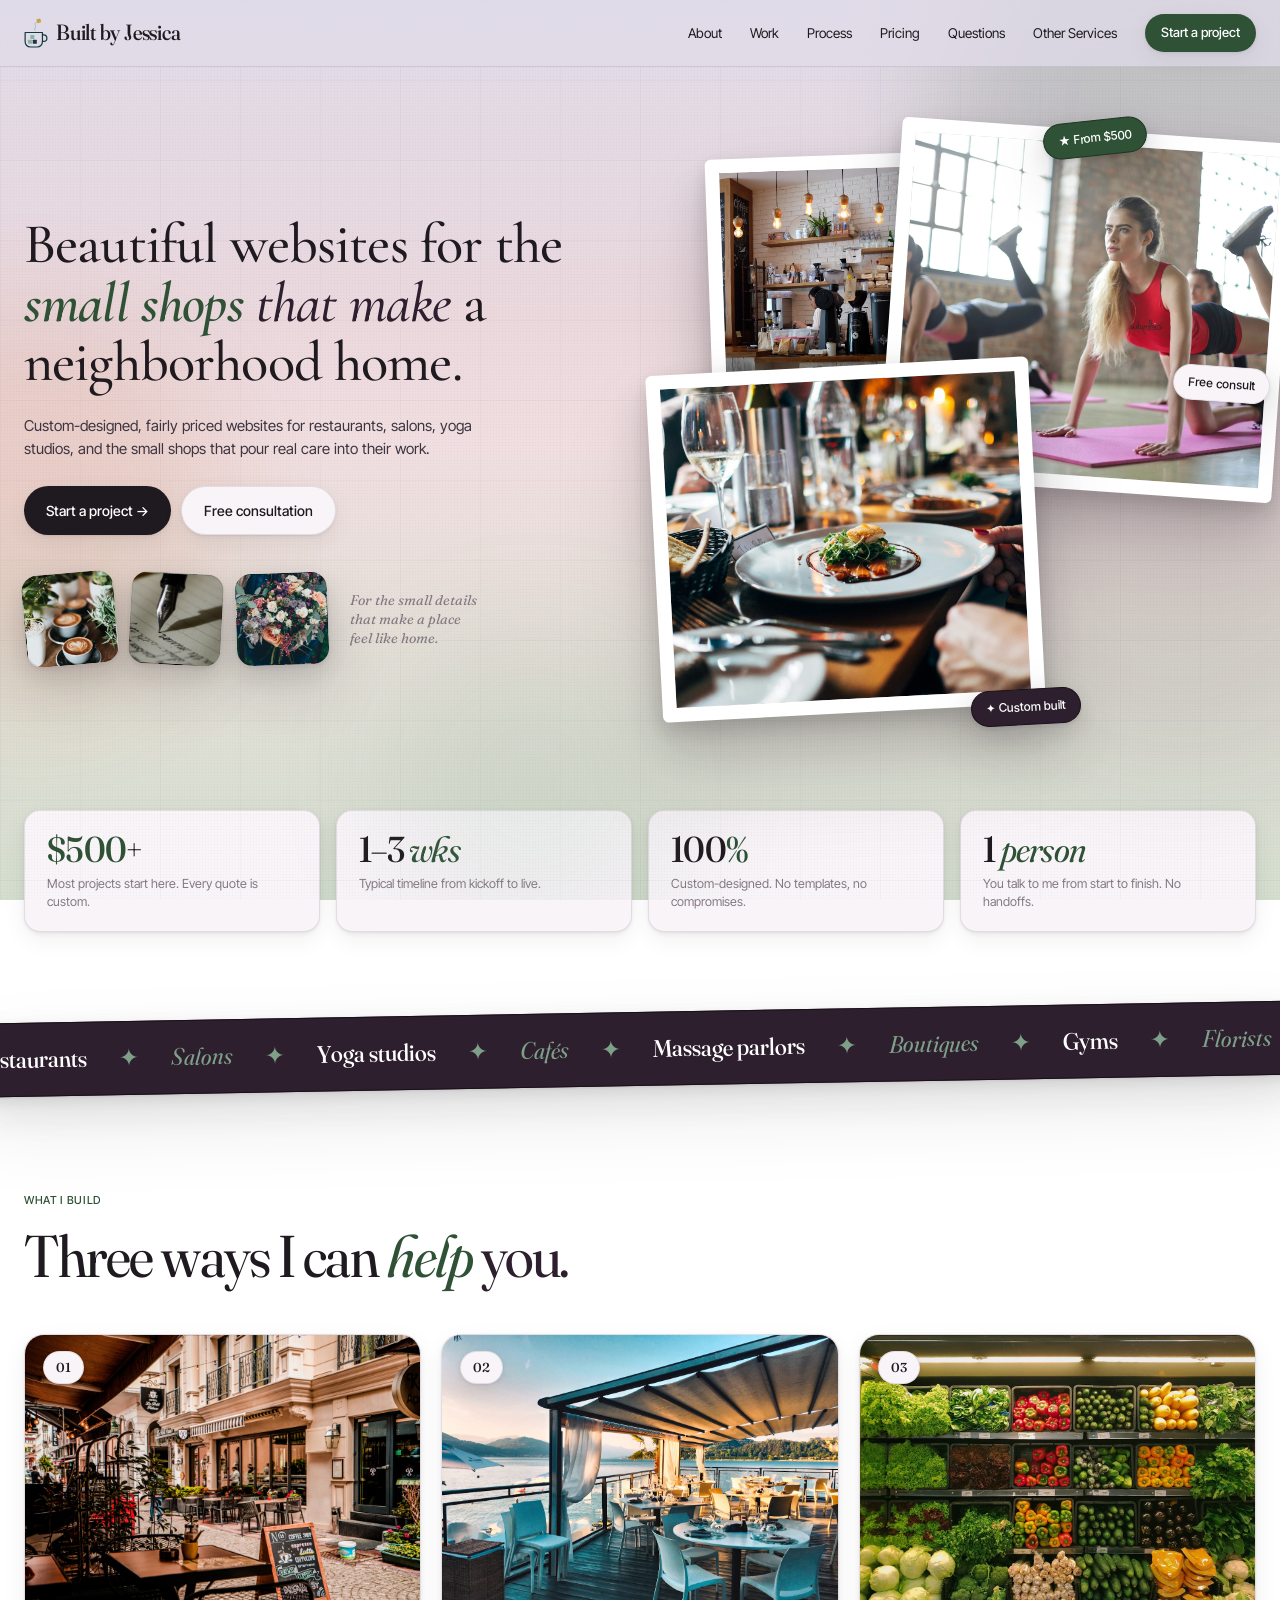
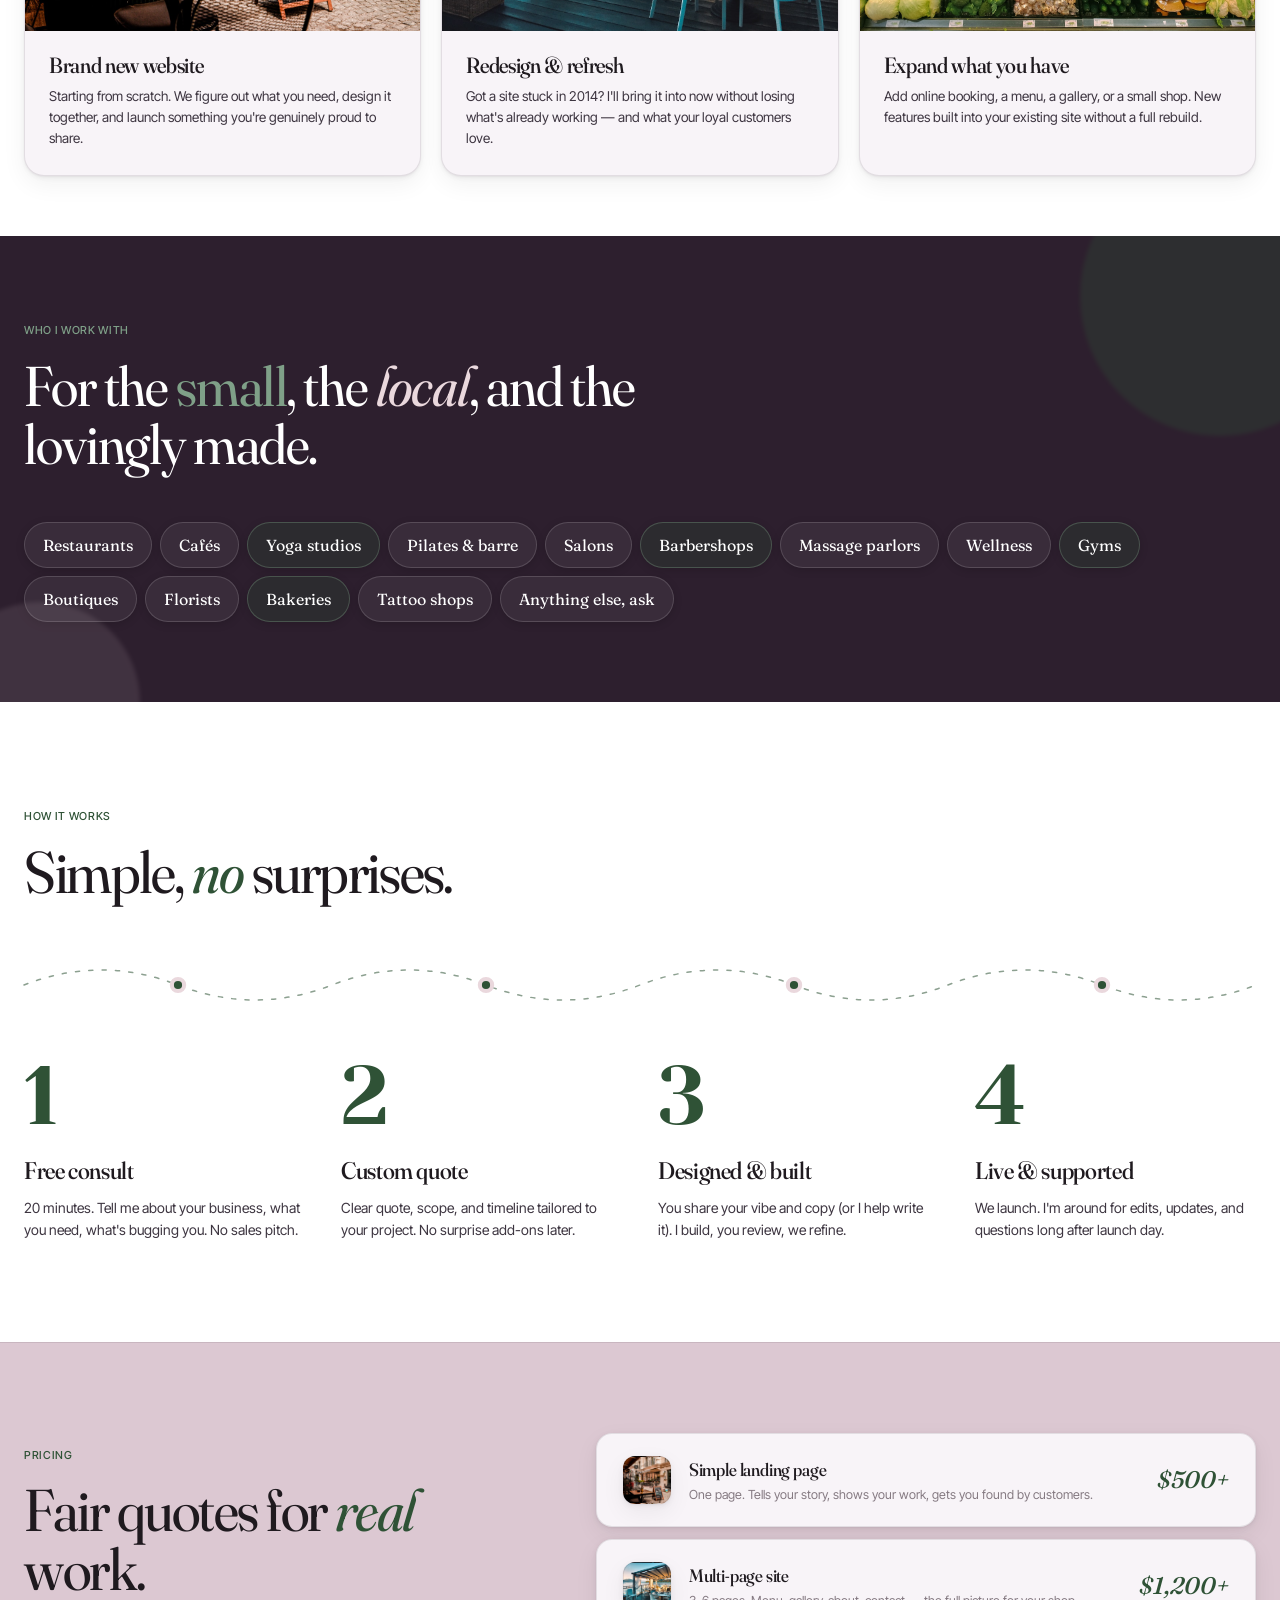
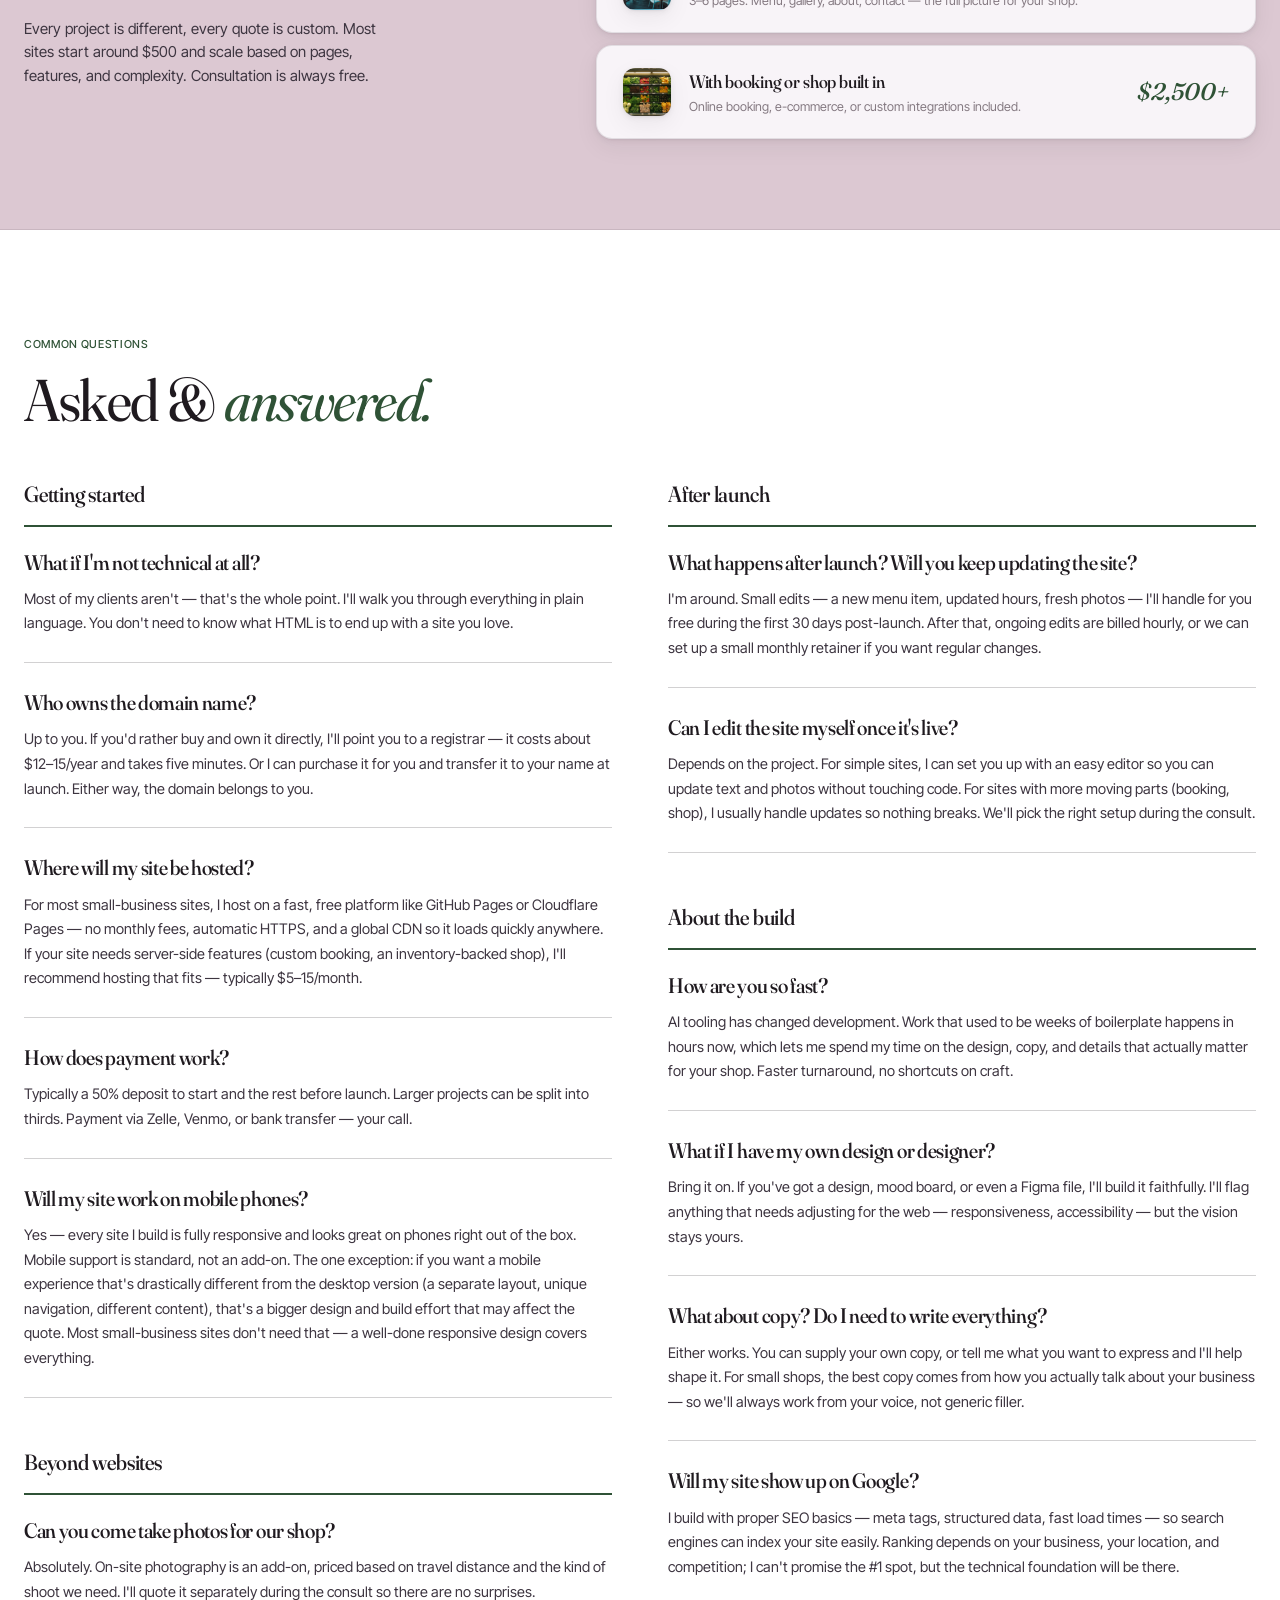
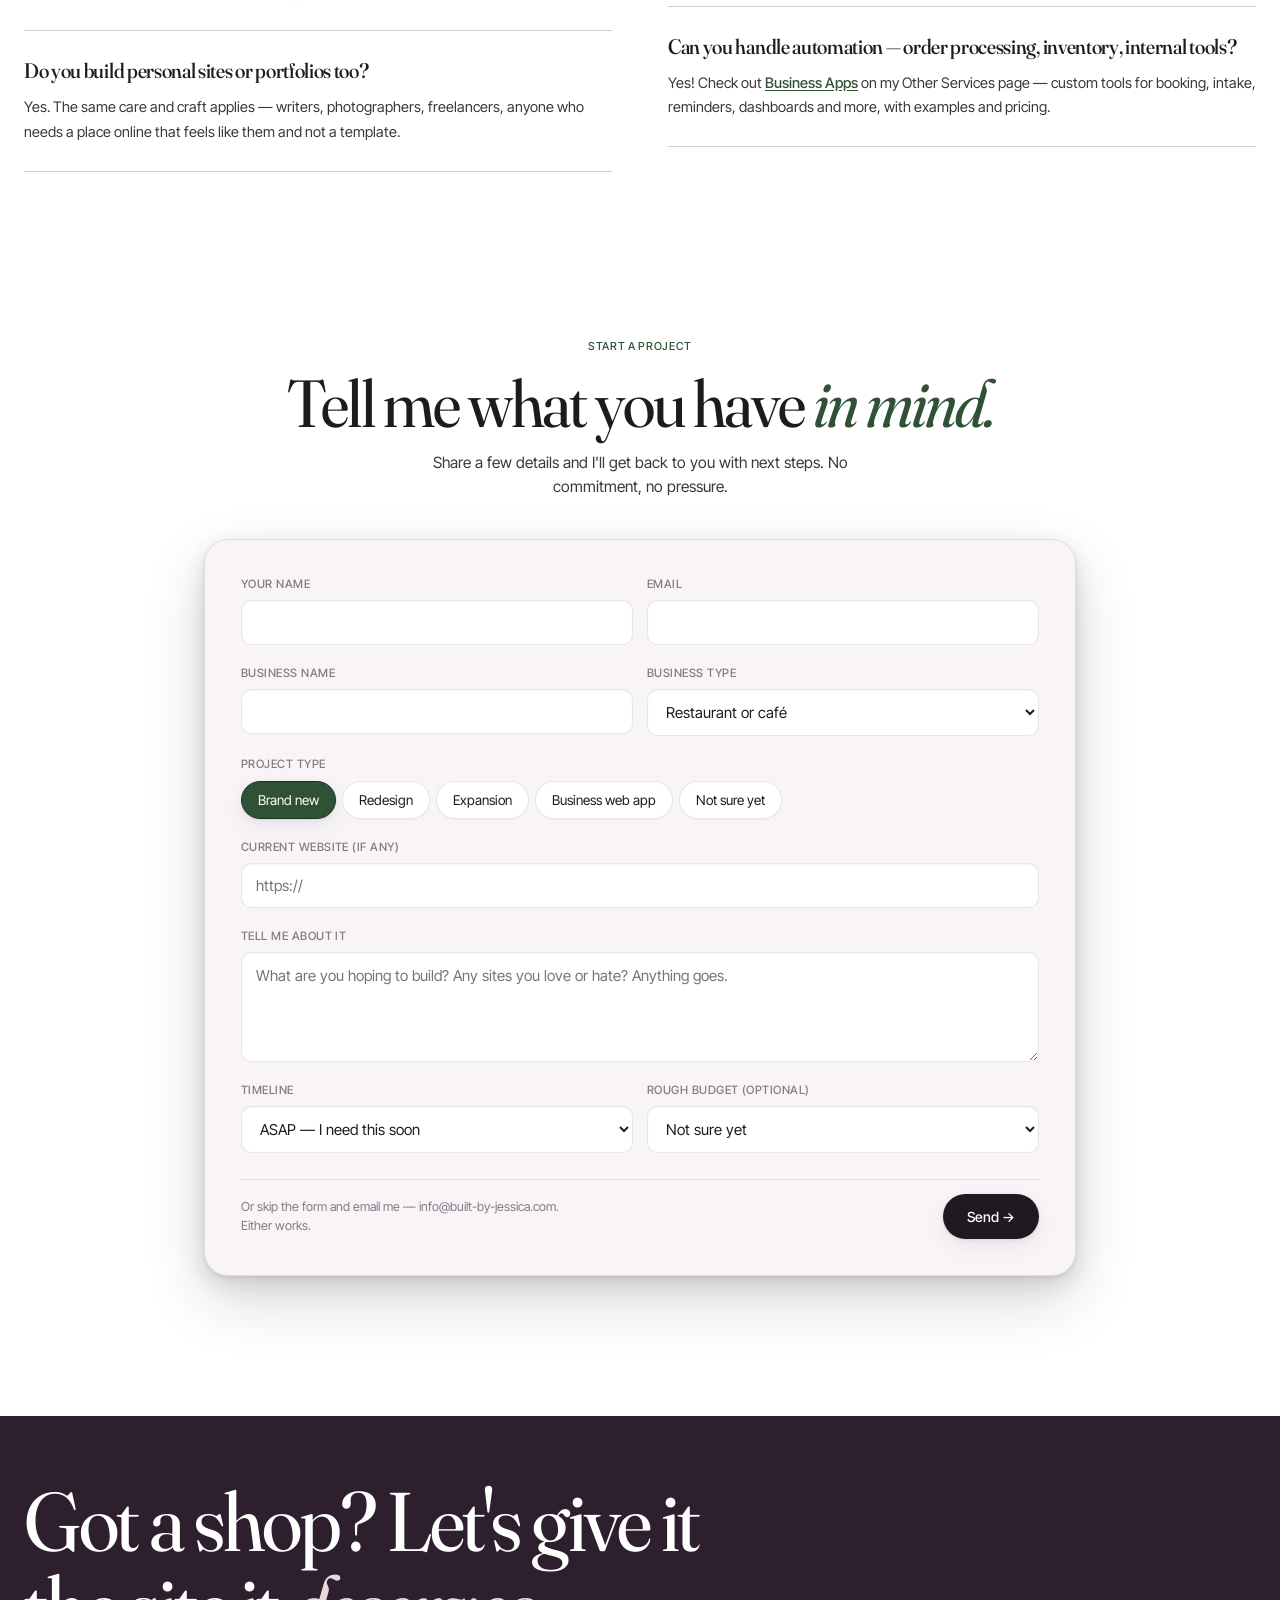
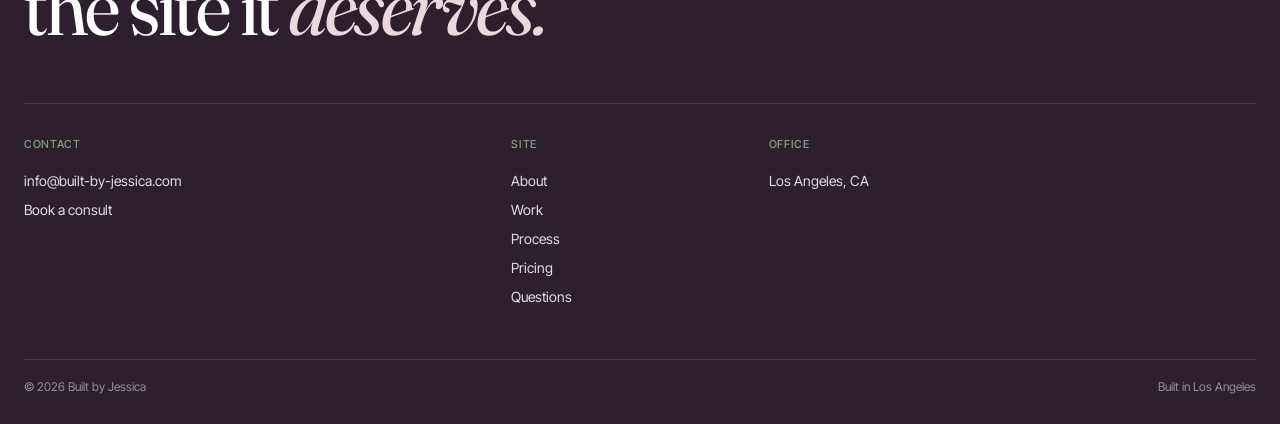
<file: index.html>
<!DOCTYPE html>
<html lang="en">
<head>
<meta charset="UTF-8" />
<meta name="viewport" content="width=device-width, initial-scale=1.0" />
<title>Built by Jessica — beautiful websites for small shops</title>
<meta name="description" content="Custom-designed, fairly priced websites for restaurants, salons, yoga studios, and the small shops that pour real care into their work. Most projects start at $500.">
<meta name="theme-color" content="#F4ECD8">
<link rel="canonical" href="https://built-by-jessica.com/">
<meta property="og:type" content="website">
<meta property="og:url" content="https://built-by-jessica.com/">
<meta property="og:title" content="Built by Jessica — beautiful websites for small shops">
<meta property="og:description" content="Custom-designed websites for restaurants, salons, yoga studios, and the small shops that pour real care into their work.">
<meta property="og:image" content="https://built-by-jessica.com/assets/og-image.jpg">
<meta name="twitter:card" content="summary_large_image">
<meta name="twitter:title" content="Built by Jessica — beautiful websites for small shops">
<meta name="twitter:description" content="Custom-designed websites for restaurants, salons, yoga studios, and the small shops that pour real care into their work.">
<meta name="twitter:image" content="https://built-by-jessica.com/assets/og-image.jpg">
<link rel="icon" href="/favicon.ico" sizes="any">
<link rel="icon" type="image/svg+xml" href="/favicon.svg">
<link rel="apple-touch-icon" href="/apple-touch-icon.png">
<link rel="icon" type="image/png" sizes="192x192" href="/favicon-192.png">
<link rel="icon" type="image/png" sizes="512x512" href="/favicon-512.png">
<!-- Google tag (gtag.js) -->
<script async src="https://www.googletagmanager.com/gtag/js?id=G-B0Y84X6RG4"></script>
<script>
  window.dataLayer = window.dataLayer || [];
  function gtag(){dataLayer.push(arguments);}
  gtag('js', new Date());
  gtag('config', 'G-B0Y84X6RG4');
</script>
<script type="application/ld+json">
{
  "@context": "https://schema.org",
  "@type": "ProfessionalService",
  "name": "Built by Jessica",
  "description": "Custom-designed, fairly priced websites for restaurants, salons, yoga studios, and small shops. Most projects start at $500.",
  "url": "https://built-by-jessica.com",
  "image": "https://built-by-jessica.com/assets/og-image.jpg",
  "priceRange": "$$",
  "address": {
    "@type": "PostalAddress",
    "addressLocality": "Los Angeles",
    "addressRegion": "CA",
    "addressCountry": "US"
  },
  "areaServed": {
    "@type": "Country",
    "name": "United States"
  },
  "email": "info@built-by-jessica.com",
  "founder": { "@type": "Person", "name": "Jessica" },
  "makesOffer": [
    { "@type": "Offer", "name": "Simple landing page", "price": "500", "priceCurrency": "USD" },
    { "@type": "Offer", "name": "Multi-page site", "price": "1200", "priceCurrency": "USD" },
    { "@type": "Offer", "name": "Site with booking or shop", "price": "2500", "priceCurrency": "USD" }
  ]
}
</script>
<link rel="preconnect" href="https://fonts.googleapis.com">
<link rel="preconnect" href="https://fonts.gstatic.com" crossorigin>
<link href="https://fonts.googleapis.com/css2?family=Cormorant+Garamond:ital,wght@0,400;0,500;0,600;0,700;1,400;1,500;1,600&family=Fraunces:ital,opsz,wght@0,9..144,400;0,9..144,500;0,9..144,600;1,9..144,400;1,9..144,500&family=Inter+Tight:wght@400;500;600&family=Yeseva+One&display=swap" rel="stylesheet">
<style>
  :root {
    /* WATERCOLOR STATIONERY — painterly wash from lilac through soft pinks into sage */
    --paper: #EAD8DD;          /* soft pink mid-tone fallback */
    --paper-warm: #DCC8D2;     /* deeper mauve, used for pricing section accent */
    --paper-light: #F8F4F8;    /* cool soft near-white for card surfaces */
    --accent: #2F5236;         /* forest green */
    --accent-deep: #1B3520;
    --accent-soft: #7FA088;
    --midnight: #2D1F2E;       /* deep plum-aubergine */
    --midnight-deep: #1A1019;
    --slate-mid: #5C4858;
    --ink: #1F1A1F;            /* near-black with cool undertone */
    --ink-soft: #3D3540;
    --ink-mute: #857A82;
    --line: rgba(31, 26, 31, 0.10);
    --line-strong: rgba(31, 26, 31, 0.20);

    --shadow-soft:
      0 1px 2px rgba(31, 26, 31, 0.05),
      0 2px 6px rgba(31, 26, 31, 0.06),
      0 8px 24px rgba(31, 26, 31, 0.06);
    --shadow-lift:
      0 1px 2px rgba(31, 26, 31, 0.06),
      0 4px 12px rgba(31, 26, 31, 0.09),
      0 16px 40px rgba(31, 26, 31, 0.10),
      0 32px 80px rgba(31, 26, 31, 0.08);
    --shadow-pop:
      0 2px 4px rgba(31, 26, 31, 0.08),
      0 8px 24px rgba(31, 26, 31, 0.12),
      0 24px 60px rgba(31, 26, 31, 0.16);
  }

  * { margin: 0; padding: 0; box-sizing: border-box; }
  html { scroll-behavior: smooth; overflow-x: hidden; }
  body {
    background: linear-gradient(180deg, #E0DBE8 0%, #EAD8DD 35%, #F0DEE0 50%, #E5DFD8 70%, #D4DECF 100%);
    background-attachment: fixed;
    color: var(--ink);
    font-family: 'Inter Tight', -apple-system, sans-serif;
    font-weight: 400;
    line-height: 1.5;
    -webkit-font-smoothing: antialiased;
    overflow-x: hidden;
  }
  ::selection { background: var(--accent); color: white; }
  a, button { cursor: default; }

  body::before {
    content: '';
    position: fixed; inset: 0;
    background-image: radial-gradient(rgba(42, 31, 29, 0.04) 1px, transparent 1px);
    background-size: 3px 3px;
    pointer-events: none;
    z-index: 1;
    mix-blend-mode: multiply;
  }

  /* decorative floating background shapes — fixed so they parallax with scroll */
  .bg-shapes {
    position: fixed;
    inset: 0;
    pointer-events: none;
    z-index: 0;
    overflow: hidden;
  }
  .bg-blob {
    position: absolute;
    border-radius: 50%;
    filter: blur(60px);
  }
  .bg-blob-1 {
    width: 520px; height: 520px;
    top: -140px; right: -180px;
    background: var(--accent);
    opacity: 0.18;
  }
  .bg-blob-2 {
    width: 380px; height: 380px;
    top: 35%; left: -160px;
    background: #C26D3A;
    opacity: 0.14;
  }
  .bg-blob-3 {
    width: 440px; height: 440px;
    bottom: 15%; right: -120px;
    background: var(--midnight);
    opacity: 0.10;
  }
  .bg-blob-4 {
    width: 300px; height: 300px;
    top: 70%; left: 30%;
    background: var(--accent-soft);
    opacity: 0.12;
  }

  /* subtle grid pattern */
  .bg-grid {
    position: fixed;
    inset: 0;
    pointer-events: none;
    z-index: 0;
    background-image:
      linear-gradient(rgba(31, 26, 31, 0.025) 1px, transparent 1px),
      linear-gradient(90deg, rgba(31, 26, 31, 0.025) 1px, transparent 1px);
    background-size: 80px 80px;
  }


  /* Display font — Fraunces with subtle character */
  .display {
    font-family: 'Fraunces', Georgia, serif;
    font-weight: 400;
    letter-spacing: -0.02em;
    font-variation-settings: "opsz" 144, "SOFT" 30;
  }
  .label { font-family: 'Inter Tight', sans-serif; font-size: 11px; font-weight: 500; letter-spacing: 0.06em; text-transform: uppercase; color: var(--ink-mute); }
  .editorial { font-family: 'Fraunces', serif; font-style: italic; font-weight: 400; }

  nav {
    position: fixed; top: 0; left: 0; right: 0; z-index: 100;
    padding: 14px 24px;
    display: flex; justify-content: space-between; align-items: center;
    background: rgba(224, 219, 232, 0.78);
    backdrop-filter: blur(12px);
    border-bottom: 1px solid var(--line);
  }
  nav .logo {
    display: flex; align-items: center; gap: 8px;
    font-family: 'Fraunces', serif;
    font-size: 22px; font-weight: 500;
    letter-spacing: -0.01em;
    color: var(--ink);
    font-variation-settings: "opsz" 144, "SOFT" 30;
  }
  nav .links { display: flex; gap: 28px; align-items: center; }
  nav .links a {
    color: var(--ink); text-decoration: none;
    font-size: 13.5px; font-weight: 400;
  }
  nav .links a:hover { color: var(--accent); }
  nav .links a.cta {
    background: var(--accent); color: #FFFFFF;
    padding: 9px 16px;
    border-radius: 100px;
    font-size: 13px; font-weight: 500;
    box-shadow: var(--shadow-soft);
    transition: all 0.2s;
    text-decoration: none;
  }
  nav .links a.cta:hover { background: var(--accent-deep); color: #FFFFFF; transform: translateY(-1px); box-shadow: var(--shadow-lift); }

  .hero {
    padding: 130px 24px 28px;
    max-width: 1280px;
    margin: 0 auto;
    position: relative;
    z-index: 2;
  }
  .hero-grid {
    display: grid;
    grid-template-columns: 1.15fr 1fr;
    gap: 56px;
    align-items: center;
  }

  .hero h1 {
    font-family: 'Cormorant Garamond', Georgia, serif;
    font-size: clamp(36px, 4.4vw, 58px);
    line-height: 1.05;
    letter-spacing: -0.015em;
    font-weight: 500;
    margin-bottom: 22px;
    color: var(--ink);
    overflow-wrap: break-word;
  }
  .hero h1 .accent-color {
    color: var(--accent);
    font-style: italic;
    font-weight: 600;
  }
  .hero h1 .editorial-word {
    font-style: italic;
    font-weight: 500;
    color: var(--midnight);
  }
  .hero h1 .outline-word {
    color: transparent;
    -webkit-text-stroke: 1.5px var(--ink);
    font-weight: 700;
  }

  .hero p.subhead {
    font-size: 15px;
    line-height: 1.55;
    color: var(--ink-soft);
    margin-bottom: 26px;
    max-width: 460px;
  }
  .hero-cta { display: flex; gap: 10px; flex-wrap: wrap; }
  .btn {
    display: inline-flex; align-items: center; gap: 8px;
    padding: 13px 22px;
    border-radius: 100px;
    font-size: 14px; font-weight: 500;
    text-decoration: none;
    transition: all 0.2s;
    border: none;
    cursor: default;
    font-family: 'Inter Tight', sans-serif;
    box-shadow: var(--shadow-soft);
  }
  .btn-primary { background: var(--ink); color: white; }
  .btn-primary:hover { background: var(--accent); transform: translateY(-2px); box-shadow: var(--shadow-lift); }
  .btn-secondary { background: var(--paper-light); color: var(--ink); border: 1px solid var(--line); }
  .btn-secondary:hover { background: white; transform: translateY(-2px); box-shadow: var(--shadow-lift); }

  .hero-accents {
    margin-top: 38px;
    display: flex;
    gap: 14px;
    align-items: center;
  }
  .accent-card {
    width: 92px;
    height: 92px;
    border-radius: 16px;
    background-size: cover;
    background-position: center;
    box-shadow: var(--shadow-pop);
    border: 1px solid var(--line);
    transition: transform 0.4s cubic-bezier(0.2, 0.8, 0.2, 1);
  }
  .accent-card:hover { transform: rotate(0) translateY(-4px); }
  .accent-coffee   { background-image: url('assets/accent-coffee.jpg');   transform: rotate(-5deg); }
  .accent-journal  { background-image: url('assets/accent-journal.jpg');  transform: rotate(3deg); }
  .accent-flowers  { background-image: url('assets/accent-flowers.jpg');  transform: rotate(-2deg); }
  .hero-accents-tag {
    font-family: 'Fraunces', serif;
    font-style: italic;
    font-size: 14px;
    color: var(--ink-mute);
    margin-left: 8px;
    max-width: 130px;
    line-height: 1.35;
  }

  .hero-collage {
    position: relative;
    height: 620px;
    width: 100%;
  }
  .collage-card {
    position: absolute;
    border-radius: 6px;
    background-size: cover;
    background-position: center;
    background-color: #FFFFFF;
    border: 14px solid #FFFFFF;
    box-shadow:
      0 8px 18px rgba(31, 26, 31, 0.14),
      0 24px 48px rgba(31, 26, 31, 0.18),
      0 56px 100px rgba(31, 26, 31, 0.12);
    transition: transform 0.4s cubic-bezier(0.2, 0.8, 0.2, 1), box-shadow 0.4s ease;
  }
  .collage-card:hover {
    box-shadow:
      0 14px 28px rgba(31, 26, 31, 0.18),
      0 36px 64px rgba(31, 26, 31, 0.22),
      0 72px 120px rgba(31, 26, 31, 0.14);
  }
  .collage-1 {
    width: 72%; height: 58%;
    top: 0; right: -5%;
    transform: rotate(4deg);
    z-index: 3;
    background-image: url('assets/hero-collage-3.jpg');
    background-size: cover;
    background-position: center;
  }
  .collage-1:hover { transform: rotate(4deg) translateY(-4px) scale(1.02); }
  .collage-2 {
    width: 70%; height: 56%;
    bottom: 6%; left: -10%;
    transform: rotate(-3deg);
    z-index: 4;
    background-image: url('assets/hero-collage-2.jpg');
    background-size: cover;
    background-position: center;
  }
  .collage-2:hover { transform: rotate(-3deg) translateY(-4px) scale(1.02); }
  .collage-3 {
    width: 50%; height: 42%;
    top: 4%; left: 0;
    transform: rotate(-2deg);
    z-index: 2;
    background-image: url('assets/hero-collage-1.jpg');
    background-size: cover;
    background-position: center;
  }
  .collage-3:hover { transform: rotate(-2deg) translateY(-4px) scale(1.02); }

  .sticker {
    position: absolute;
    background: var(--paper-light);
    padding: 8px 14px;
    border-radius: 100px;
    font-size: 12px;
    font-weight: 500;
    box-shadow: var(--shadow-pop);
    z-index: 5;
    border: 1px solid var(--line);
    display: inline-flex;
    align-items: center;
    gap: 6px;
    color: var(--ink);
    font-family: 'Inter Tight', sans-serif;
  }
  .sticker.accent-bg { background: var(--accent); color: white; border-color: var(--accent-deep); }
  .sticker.midnight { background: var(--midnight); color: white; border-color: var(--midnight-deep); }
  .sticker-1 { top: -10px; right: 20%; transform: rotate(-6deg); }
  .sticker-2 { top: 38%; right: -14px; transform: rotate(4deg); z-index: 6; }
  .sticker-3 { top: auto; right: 32%; bottom: 4%; transform: rotate(-3deg); z-index: 6; }

  .stat-strip {
    max-width: 1280px;
    margin: 32px auto 0;
    padding: 0 24px;
    display: grid;
    grid-template-columns: repeat(4, 1fr);
    gap: 16px;
  }
  .stat-card {
    background: var(--paper-light);
    border: 1px solid var(--line);
    border-radius: 16px;
    padding: 20px 22px;
    box-shadow: var(--shadow-soft);
    transition: all 0.25s;
  }
  .stat-card:hover { transform: translateY(-3px); box-shadow: var(--shadow-lift); }
  .stat-card .stat-num {
    font-family: 'Fraunces', serif;
    font-size: 36px;
    font-weight: 500;
    color: var(--ink);
    line-height: 1;
    letter-spacing: -0.02em;
    margin-bottom: 8px;
    font-variation-settings: "opsz" 144, "SOFT" 30;
  }
  .stat-card .stat-num .accent-color { color: var(--accent); }
  .stat-card .stat-num .editorial { font-style: italic; color: var(--accent); font-weight: 400; }
  .stat-card .stat-desc { font-size: 12.5px; color: var(--ink-mute); line-height: 1.45; }

  .marquee {
    margin: 80px -2vw 0;
    padding: 18px 0;
    background: var(--midnight);
    color: white;
    overflow: hidden;
    transform: rotate(-1deg);
    box-shadow: var(--shadow-lift);
    border-top: 1px solid var(--midnight-deep);
    border-bottom: 1px solid var(--midnight-deep);
    position: relative;
    z-index: 5;
  }
  .marquee-track {
    display: inline-flex;
    gap: 32px;
    animation: scroll 50s linear infinite;
    font-family: 'Fraunces', serif;
    font-size: 24px;
    font-weight: 500;
    white-space: nowrap;
    font-variation-settings: "opsz" 144, "SOFT" 30;
  }
  .marquee-track .editorial { font-style: italic; font-weight: 400; color: var(--accent-soft); }
  .marquee-track .star { color: var(--accent-soft); font-style: normal; }
  @keyframes scroll {
    from { transform: translateX(0); }
    to { transform: translateX(-50%); }
  }

  .services {
    padding: 100px 24px 60px;
    max-width: 1280px;
    margin: 0 auto;
    position: relative;
    z-index: 2;
  }
  .section-head { margin-bottom: 48px; max-width: 800px; }
  .section-head .label {
    color: var(--accent);
    margin-bottom: 18px;
    display: inline-block;
  }
  .section-head h2 {
    font-family: 'Fraunces', serif;
    font-size: clamp(34px, 4.6vw, 60px);
    line-height: 1.0;
    letter-spacing: -0.025em;
    font-weight: 400;
    color: var(--ink);
    font-variation-settings: "opsz" 144, "SOFT" 30;
  }
  .section-head h2 .editorial-word {
    font-style: italic;
    font-weight: 400;
    color: var(--accent);
  }
  .section-head h2 .midnight-color { color: var(--midnight); }

  .services-grid {
    display: grid; grid-template-columns: repeat(3, 1fr);
    gap: 20px;
  }
  .service {
    background: var(--paper-light);
    border-radius: 20px;
    border: 1px solid var(--line);
    box-shadow: var(--shadow-soft);
    overflow: hidden;
    transition: all 0.3s;
  }
  .service:hover { transform: translateY(-6px); box-shadow: var(--shadow-pop); }
  .service-photo {
    aspect-ratio: 4/3;
    background-size: cover;
    background-position: center;
    background-color: var(--paper-warm);
    position: relative;
  }
  .service-photo .service-num {
    position: absolute;
    top: 16px; left: 18px;
    background: var(--paper-light);
    padding: 6px 12px;
    border-radius: 100px;
    font-family: 'Fraunces', serif;
    font-size: 13px;
    font-weight: 500;
    box-shadow: var(--shadow-soft);
    border: 1px solid var(--line);
    color: var(--ink);
  }
  .service-photo .price-pill {
    position: absolute;
    top: 16px; right: 18px;
    background: var(--ink);
    color: white;
    padding: 6px 12px;
    border-radius: 100px;
    font-family: 'Fraunces', serif;
    font-style: italic;
    font-size: 14px;
    box-shadow: var(--shadow-soft);
  }
  /* Service photos: 01 laptop, 02 cafe interior, 03 desk */
  .s1-photo { background-image: url('assets/service-laptop.jpg'); }
  .s2-photo { background-image: url('assets/service-cafe.jpg'); }
  .s3-photo { background-image: url('assets/service-desk.jpg'); }

  .service-body { padding: 22px 24px 26px; }
  .service-body h3 {
    font-family: 'Fraunces', serif;
    font-size: 22px;
    font-weight: 500;
    line-height: 1.15;
    margin-bottom: 8px;
    letter-spacing: -0.015em;
    color: var(--ink);
    font-variation-settings: "opsz" 144, "SOFT" 30;
  }
  .service-body p { color: var(--ink-soft); font-size: 13.5px; line-height: 1.55; }

  .audience {
    padding: 80px 24px;
    background: var(--midnight);
    color: white;
    position: relative;
    overflow: hidden;
  }
  .audience::before {
    content: '';
    position: absolute;
    top: -80px; right: -80px;
    width: 280px; height: 280px;
    background: var(--accent);
    border-radius: 50%;
    opacity: 0.30;
    filter: blur(2px);
  }
  .audience::after {
    content: '';
    position: absolute;
    bottom: -100px; left: -60px;
    width: 200px; height: 200px;
    background: var(--paper);
    border-radius: 50%;
    opacity: 0.10;
    filter: blur(2px);
  }
  .audience-inner { max-width: 1280px; margin: 0 auto; position: relative; }
  .audience .label { color: var(--accent-soft); margin-bottom: 18px; display: inline-block; }
  .audience h2 {
    font-family: 'Fraunces', serif;
    font-size: clamp(34px, 4.4vw, 56px);
    line-height: 1.05;
    letter-spacing: -0.02em;
    font-weight: 400;
    margin-bottom: 48px;
    max-width: 760px;
    color: white;
    font-variation-settings: "opsz" 144, "SOFT" 30;
  }
  .audience h2 .accent-light { color: var(--accent-soft); }
  .audience h2 .editorial-word { font-style: italic; font-weight: 400; color: var(--paper); }

  .audience-pills {
    display: flex; flex-wrap: wrap; gap: 8px;
  }
  .audience-pill {
    padding: 10px 18px;
    background: rgba(255, 255, 255, 0.06);
    border: 1px solid rgba(255, 255, 255, 0.15);
    border-radius: 100px;
    font-family: 'Fraunces', serif;
    font-size: 16px;
    font-weight: 400;
    transition: all 0.2s;
    cursor: default;
    box-shadow: 0 2px 8px rgba(0,0,0,0.15);
    color: white;
    font-variation-settings: "opsz" 14, "SOFT" 30;
  }
  .audience-pill:hover { background: var(--accent); border-color: var(--accent-deep); transform: translateY(-2px); box-shadow: 0 6px 16px rgba(0,0,0,0.30); }
  .audience-pill:nth-child(3n) { background: rgba(47, 82, 54, 0.25); border-color: rgba(127, 160, 136, 0.35); }

  .process {
    padding: 100px 24px;
    max-width: 1280px;
    margin: 0 auto;
    position: relative;
    z-index: 2;
  }
  .process-wave {
    width: 100%;
    height: 70px;
    display: block;
    margin: 8px 0 36px;
    overflow: visible;
  }
  .process-wave path {
    stroke: var(--accent);
    stroke-width: 1.5;
    fill: none;
    stroke-dasharray: 4 9;
    stroke-linecap: round;
    opacity: 0.55;
  }
  .process-wave circle {
    fill: var(--accent);
    stroke: var(--paper);
    stroke-width: 4;
  }
  .process-grid {
    display: grid;
    grid-template-columns: repeat(4, 1fr);
    gap: 36px;
    position: relative;
  }
  .step {
    padding: 0;
    background: none;
    border: none;
    border-radius: 0;
    box-shadow: none;
    transition: none;
    position: relative;
  }
  .step:hover { transform: none; box-shadow: none; }
  .step .step-num {
    width: auto; height: auto;
    background: none;
    color: var(--accent);
    border-radius: 0;
    display: block;
    font-family: 'Yeseva One', Georgia, serif;
    font-weight: 400;
    font-size: 84px;
    line-height: 0.95;
    letter-spacing: -0.02em;
    margin-bottom: 22px;
    box-shadow: none;
  }
  .step h4 {
    font-family: 'Fraunces', serif;
    font-size: 24px;
    line-height: 1.15;
    margin-bottom: 12px;
    font-weight: 500;
    letter-spacing: -0.015em;
    color: var(--ink);
    font-variation-settings: "opsz" 144, "SOFT" 30;
  }
  .step p { font-size: 14px; color: var(--ink-soft); line-height: 1.6; }

  .pricing {
    padding: 90px 24px;
    background: var(--paper-warm);
    border-top: 1px solid var(--line);
    border-bottom: 1px solid var(--line);
    position: relative;
    z-index: 2;
  }
  .pricing-inner {
    max-width: 1280px;
    margin: 0 auto;
    display: grid;
    grid-template-columns: 1fr 1.3fr;
    gap: 64px;
    align-items: start;
  }
  .pricing-left { padding-top: 8px; }
  .pricing-left .label { display: inline-block; margin-bottom: 18px; color: var(--accent); }
  .pricing-left h2 {
    font-family: 'Fraunces', serif;
    font-size: clamp(34px, 4.6vw, 60px);
    line-height: 1.0;
    letter-spacing: -0.025em;
    margin-bottom: 18px;
    font-weight: 400;
    color: var(--ink);
    font-variation-settings: "opsz" 144, "SOFT" 30;
  }
  .pricing-left h2 .editorial-word { font-style: italic; font-weight: 400; color: var(--accent); }
  .pricing-left p { font-size: 15px; color: var(--ink-soft); line-height: 1.55; max-width: 380px; }

  .pricing-tiers { display: flex; flex-direction: column; gap: 12px; }
  .tier {
    padding: 22px 26px;
    background: var(--paper-light);
    border: 1px solid var(--line);
    border-radius: 16px;
    display: grid;
    grid-template-columns: auto 1fr auto;
    gap: 18px;
    align-items: center;
    transition: all 0.25s;
    box-shadow: var(--shadow-soft);
  }
  .tier:hover { transform: translateY(-3px) translateX(4px); box-shadow: var(--shadow-pop); border-color: var(--accent-soft); }
  .tier-icon {
    width: 48px; height: 48px;
    background-size: cover; background-position: center;
    background-color: var(--paper-warm);
    border-radius: 12px;
    box-shadow: var(--shadow-soft);
    border: 1px solid var(--line);
  }
  .tier-1 .tier-icon { background-image: url('assets/service-laptop.jpg'); }
  .tier-2 .tier-icon { background-image: url('assets/service-cafe.jpg'); }
  .tier-3 .tier-icon { background-image: url('assets/service-desk.jpg'); }
  .tier-content strong {
    font-family: 'Fraunces', serif;
    font-size: 18px;
    font-weight: 500;
    display: block;
    margin-bottom: 3px;
    letter-spacing: -0.01em;
    color: var(--ink);
    font-variation-settings: "opsz" 144, "SOFT" 30;
  }
  .tier-content p { font-size: 12.5px; color: var(--ink-mute); line-height: 1.45; }
  .tier-price {
    font-family: 'Fraunces', serif;
    font-size: 24px;
    font-style: italic;
    color: var(--accent);
    font-weight: 500;
  }

  .faq {
    padding: 100px 24px 60px;
    max-width: 1280px;
    margin: 0 auto;
    position: relative;
    z-index: 2;
  }
  .faq-columns {
    display: grid;
    grid-template-columns: 1fr 1fr;
    gap: 56px;
    align-items: start;
  }
  .faq-group { margin-bottom: 48px; }
  .faq-group:last-child { margin-bottom: 0; }
  .faq-group-title {
    font-family: 'Fraunces', serif;
    font-size: 22px;
    font-weight: 500;
    letter-spacing: -0.01em;
    color: var(--ink);
    margin: 0;
    padding-bottom: 14px;
    border-bottom: 2px solid var(--accent);
    font-variation-settings: "opsz" 144, "SOFT" 30;
  }
  .faq-list {
    display: flex;
    flex-direction: column;
  }
  .faq-item {
    padding: 26px 0;
    border-top: 1px solid var(--line-strong);
  }
  .faq-group .faq-item:first-child {
    border-top: none;
    padding-top: 22px;
  }
  .faq-item:last-child {
    border-bottom: 1px solid var(--line-strong);
  }
  .faq-q {
    font-family: 'Fraunces', serif;
    font-size: 21px;
    font-weight: 500;
    line-height: 1.25;
    letter-spacing: -0.015em;
    color: var(--ink);
    margin-bottom: 12px;
    font-variation-settings: "opsz" 144, "SOFT" 30;
  }
  .faq-a {
    font-size: 14.5px;
    line-height: 1.7;
    color: var(--ink-soft);
  }
  .faq-a a { color: var(--accent); font-weight: 500; text-underline-offset: 2px; }
  .faq-a a:hover { color: var(--accent-deep); }

  .form-section {
    padding: 100px 24px 80px;
    max-width: 1280px;
    margin: 0 auto;
    position: relative;
    z-index: 2;
  }
  .form-section .form-head,
  .form-section .form {
    max-width: 872px;
    margin-left: auto;
    margin-right: auto;
  }
  .form-head { text-align: center; margin-bottom: 40px; }
  .form-head .label { color: var(--accent); display: inline-block; margin-bottom: 16px; }
  .form-head h2 {
    font-family: 'Fraunces', serif;
    font-size: clamp(38px, 5.2vw, 68px);
    line-height: 1.0;
    letter-spacing: -0.03em;
    margin-bottom: 14px;
    font-weight: 400;
    color: var(--ink);
    font-variation-settings: "opsz" 144, "SOFT" 30;
  }
  .form-head h2 .editorial-word { font-style: italic; font-weight: 400; color: var(--accent); }
  .form-head p { font-size: 15.5px; color: var(--ink-soft); max-width: 500px; margin: 12px auto 0; line-height: 1.55; }

  .form {
    background: var(--paper-light);
    padding: 36px;
    border-radius: 24px;
    border: 1px solid var(--line);
    box-shadow: var(--shadow-pop);
    display: grid;
    gap: 20px;
  }
  .form-row { display: grid; grid-template-columns: 1fr 1fr; gap: 14px; }
  .field { display: flex; flex-direction: column; }
  .field label, .field .label-text {
    font-family: 'Inter Tight', sans-serif;
    font-size: 11.5px;
    font-weight: 500;
    letter-spacing: 0.04em;
    text-transform: uppercase;
    color: var(--ink-mute);
    margin-bottom: 7px;
  }
  .field input, .field select, .field textarea {
    font-family: 'Inter Tight', sans-serif;
    font-size: 15px;
    background: white;
    border: 1px solid var(--line);
    padding: 12px 14px;
    color: var(--ink);
    border-radius: 10px;
    transition: all 0.2s;
    outline: none;
    width: 100%;
    box-shadow: inset 0 1px 2px rgba(42, 31, 29, 0.04);
  }
  .field input:focus, .field select:focus, .field textarea:focus {
    border-color: var(--accent);
    box-shadow: 0 0 0 3px rgba(47, 82, 54, 0.15), inset 0 1px 2px rgba(42, 31, 29, 0.04);
  }
  .field textarea { min-height: 110px; resize: vertical; line-height: 1.5; }

  .field-radios { display: flex; gap: 6px; flex-wrap: wrap; }
  .radio-pill {
    padding: 10px 16px;
    background: white;
    border: 1px solid var(--line);
    border-radius: 100px;
    font-size: 13.5px;
    cursor: default;
    transition: all 0.2s;
    color: var(--ink);
    font-family: 'Inter Tight', sans-serif;
    box-shadow: 0 1px 2px rgba(42, 31, 29, 0.04);
  }
  .radio-pill:hover { border-color: var(--accent); transform: translateY(-1px); }
  .radio-pill.active { background: var(--accent); color: white; border-color: var(--accent-deep); box-shadow: var(--shadow-soft); }

  .form-submit {
    display: flex; justify-content: space-between; align-items: center;
    padding-top: 14px;
    border-top: 1px solid var(--line);
    margin-top: 6px;
  }
  .form-submit small { color: var(--ink-mute); font-size: 12.5px; max-width: 340px; line-height: 1.5; }
  .form-submit .btn-primary { padding: 14px 24px; }
  .form-error {
    display: none;
    margin-top: 14px;
    padding: 12px 16px;
    background: rgba(139, 41, 41, 0.08);
    border: 1px solid rgba(139, 41, 41, 0.22);
    border-radius: 10px;
    color: #8B2929;
    font-size: 13.5px;
    line-height: 1.5;
  }
  .form-error.show { display: block; }

  footer {
    background: var(--midnight);
    color: white;
    padding: 64px 24px 28px;
    margin-top: 60px;
    position: relative;
    z-index: 2;
  }
  .footer-inner { max-width: 1280px; margin: 0 auto; }
  .footer-display {
    font-family: 'Fraunces', serif;
    font-size: clamp(44px, 6.5vw, 88px);
    line-height: 1.0;
    letter-spacing: -0.03em;
    font-weight: 400;
    margin-bottom: 56px;
    max-width: 700px;
    color: white;
    font-variation-settings: "opsz" 144, "SOFT" 30;
  }
  .footer-display .accent-color { color: var(--accent-soft); }
  .footer-display .editorial-word { font-style: italic; font-weight: 400; color: var(--paper); }
  .footer-cols {
    display: grid;
    grid-template-columns: 2fr 1fr 1fr 1fr;
    gap: 28px;
    padding-top: 32px;
    border-top: 1px solid rgba(255, 255, 255, 0.12);
    margin-bottom: 48px;
  }
  .footer-col .label { color: var(--accent-soft); margin-bottom: 14px; display: block; }
  .footer-col a { display: block; color: white; text-decoration: none; padding: 4px 0; font-size: 14px; opacity: 0.85; }
  .footer-col a:hover { opacity: 1; color: var(--accent-soft); }
  .footer-bottom {
    padding-top: 18px;
    border-top: 1px solid rgba(255, 255, 255, 0.12);
    display: flex;
    justify-content: space-between;
    font-size: 12px;
    color: rgba(255, 255, 255, 0.5);
  }

  @media (max-width: 900px) {
    .hero-grid { grid-template-columns: 1fr; gap: 40px; }
    .hero-collage { height: 460px; }
    .stat-strip { grid-template-columns: 1fr 1fr; }
    .services-grid { grid-template-columns: 1fr; }
    .process-grid { grid-template-columns: 1fr 1fr; }
    .pricing-inner { grid-template-columns: 1fr; gap: 32px; }
    .faq-columns { grid-template-columns: 1fr; gap: 0; }
    .faq-group { margin-bottom: 36px; }
    .footer-cols { grid-template-columns: 1fr 1fr; }
    nav .links { gap: 16px; }
    nav .logo, nav .links a { white-space: nowrap; }
  }
  @media (max-width: 780px) {
    /* tablet: drop the in-page anchors so the nav fits one line; About, Other Services + CTA stay */
    nav .links a[href^="#"]:not(.cta) { display: none; }
  }
  @media (max-width: 340px) {
    .hero h1 { font-size: 28px; }
    nav .logo { font-size: 18px; }
    nav .links a.cta { padding: 7px 12px; font-size: 12px; }
  }
  @media (max-width: 600px) {
    nav .links a:not(.cta) { display: none; }
    .hero { padding: 100px 16px 0; }
    .hero-collage { height: 380px; }
    .collage-card { border-width: 10px; }
    .collage-1 { width: 60%; height: 48%; right: 0; }
    .collage-2 { width: 60%; height: 48%; left: 18%; bottom: 18%; }
    .collage-3 { width: 60%; height: 48%; }
    .sticker-3 {
      top: auto;
      right: auto;
      bottom: 14%;
      left: 6%;
      transform: rotate(-3deg);
    }
    .stat-strip { margin-top: 16px; }
    .hero-accents { margin-top: 26px; gap: 10px; }
    .accent-card { width: 72px; height: 72px; border-radius: 12px; }
    .hero-accents-tag { font-size: 13px; max-width: 110px; }
    .marquee-track { font-size: 18px; gap: 24px; }
    .stat-strip { grid-template-columns: 1fr 1fr; padding: 0 16px; gap: 10px; }
    .services { padding: 64px 16px 40px; }
    .audience { padding: 60px 16px; }
    .process { padding: 64px 16px; }
    .process-grid { grid-template-columns: 1fr; gap: 32px; }
    .process-wave { display: none; }
    .step { padding-top: 24px; border-top: 1px solid var(--line-strong); }
    .step .step-num { font-size: 64px; margin-bottom: 14px; }
    .pricing { padding: 60px 16px; }
    .faq { padding: 60px 16px 32px; }
    .faq-item { padding: 22px 0; }
    .faq-q { font-size: 19px; margin-bottom: 10px; }
    .faq-a { font-size: 14px; line-height: 1.65; }
    .form-section { padding: 64px 16px 32px; }
    .form { padding: 22px; border-radius: 18px; }
    .form-row { grid-template-columns: 1fr; }
    .form-submit { flex-direction: column; gap: 14px; align-items: flex-start; }
    .tier { grid-template-columns: auto 1fr; gap: 14px; }
    .tier-price { grid-column: 1 / -1; padding-left: 64px; }
  }
</style>
</head>
<body>

<div class="bg-grid"></div>
<div class="bg-shapes">
  <div class="bg-blob bg-blob-1"></div>
  <div class="bg-blob bg-blob-2"></div>
  <div class="bg-blob bg-blob-3"></div>
  <div class="bg-blob bg-blob-4"></div>
</div>

<nav>
  <div class="logo">
    <img src="/assets/logo.svg" alt="" width="24" height="30">
    Built by Jessica
  </div>
  <div class="links">
    <a href="/about">About</a>
    <a href="#work">Work</a>
    <a href="#process">Process</a>
    <a href="#pricing">Pricing</a>
    <a href="#faq">Questions</a>
    <a href="/services/">Other Services</a>
    <a href="#start" class="cta">Start a project</a>
  </div>
</nav>

<section class="hero">
  <div class="hero-grid">
    <div class="hero-left">
      <h1>Beautiful websites for the <span class="accent-color">small shops</span> <span class="editorial-word">that make</span> a neighborhood home.</h1>
      <p class="subhead">Custom-designed, fairly priced websites for restaurants, salons, yoga studios, and the small shops that pour real care into their work.</p>
      <div class="hero-cta">
        <a href="#start" class="btn btn-primary">Start a project →</a>
        <a href="#start" class="btn btn-secondary">Free consultation</a>
      </div>
      <div class="hero-accents" aria-hidden="true">
        <div class="accent-card accent-coffee"></div>
        <div class="accent-card accent-journal"></div>
        <div class="accent-card accent-flowers"></div>
        <span class="hero-accents-tag">For the small details that make a place feel like home.</span>
      </div>
    </div>
    <div class="hero-collage">
      <span class="sticker sticker-1 accent-bg">★ From $500</span>
      <span class="sticker sticker-2">Free consult</span>
      <span class="sticker sticker-3 midnight">✦ Custom built</span>
      <div class="collage-card collage-3"></div>
      <div class="collage-card collage-1"></div>
      <div class="collage-card collage-2"></div>
    </div>
  </div>
</section>

<div class="stat-strip">
  <div class="stat-card">
    <div class="stat-num"><span class="accent-color">$500</span>+</div>
    <div class="stat-desc">Most projects start here. Every quote is custom.</div>
  </div>
  <div class="stat-card">
    <div class="stat-num">1–3 <span class="editorial">wks</span></div>
    <div class="stat-desc">Typical timeline from kickoff to live.</div>
  </div>
  <div class="stat-card">
    <div class="stat-num">100<span class="accent-color">%</span></div>
    <div class="stat-desc">Custom-designed. No templates, no compromises.</div>
  </div>
  <div class="stat-card">
    <div class="stat-num">1 <span class="editorial">person</span></div>
    <div class="stat-desc">You talk to me from start to finish. No handoffs.</div>
  </div>
</div>

<div class="marquee">
  <div class="marquee-track">
    <span>Restaurants</span><span class="star">✦</span>
    <span class="editorial">Salons</span><span class="star">✦</span>
    <span>Yoga studios</span><span class="star">✦</span>
    <span class="editorial">Cafés</span><span class="star">✦</span>
    <span>Massage parlors</span><span class="star">✦</span>
    <span class="editorial">Boutiques</span><span class="star">✦</span>
    <span>Gyms</span><span class="star">✦</span>
    <span class="editorial">Florists</span><span class="star">✦</span>
    <span>Bakeries</span><span class="star">✦</span>
    <span class="editorial">Tattoo shops</span><span class="star">✦</span>
    <span>Restaurants</span><span class="star">✦</span>
    <span class="editorial">Salons</span><span class="star">✦</span>
    <span>Yoga studios</span><span class="star">✦</span>
    <span class="editorial">Cafés</span><span class="star">✦</span>
    <span>Massage parlors</span><span class="star">✦</span>
    <span class="editorial">Boutiques</span><span class="star">✦</span>
    <span>Gyms</span><span class="star">✦</span>
    <span class="editorial">Florists</span><span class="star">✦</span>
    <span>Bakeries</span><span class="star">✦</span>
    <span class="editorial">Tattoo shops</span><span class="star">✦</span>
  </div>
</div>

<section class="services" id="work">
  <div class="section-head">
    <span class="label">What I build</span>
    <h2>Three ways I can <span class="editorial-word">help</span> <span class="midnight-color">you.</span></h2>
  </div>
  <div class="services-grid">
    <div class="service">
      <div class="service-photo s1-photo">
        <span class="service-num">01</span>
      </div>
      <div class="service-body">
        <h3>Brand new website</h3>
        <p>Starting from scratch. We figure out what you need, design it together, and launch something you're genuinely proud to share.</p>
      </div>
    </div>
    <div class="service">
      <div class="service-photo s2-photo">
        <span class="service-num">02</span>
      </div>
      <div class="service-body">
        <h3>Redesign &amp; refresh</h3>
        <p>Got a site stuck in 2014? I'll bring it into now without losing what's already working — and what your loyal customers love.</p>
      </div>
    </div>
    <div class="service">
      <div class="service-photo s3-photo">
        <span class="service-num">03</span>
      </div>
      <div class="service-body">
        <h3>Expand what you have</h3>
        <p>Add online booking, a menu, a gallery, or a small shop. New features built into your existing site without a full rebuild.</p>
      </div>
    </div>
  </div>
</section>

<section class="audience">
  <div class="audience-inner">
    <span class="label">Who I work with</span>
    <h2>For the <span class="accent-light">small</span>, the <span class="editorial-word">local</span>, and the lovingly made.</h2>
    <div class="audience-pills">
      <span class="audience-pill">Restaurants</span>
      <span class="audience-pill">Cafés</span>
      <span class="audience-pill">Yoga studios</span>
      <span class="audience-pill">Pilates &amp; barre</span>
      <span class="audience-pill">Salons</span>
      <span class="audience-pill">Barbershops</span>
      <span class="audience-pill">Massage parlors</span>
      <span class="audience-pill">Wellness</span>
      <span class="audience-pill">Gyms</span>
      <span class="audience-pill">Boutiques</span>
      <span class="audience-pill">Florists</span>
      <span class="audience-pill">Bakeries</span>
      <span class="audience-pill">Tattoo shops</span>
      <span class="audience-pill">Anything else, ask</span>
    </div>
  </div>
</section>

<section class="process" id="process">
  <div class="section-head">
    <span class="label">How it works</span>
    <h2>Simple, <span class="editorial-word">no</span> surprises.</h2>
  </div>
  <svg class="process-wave" viewBox="0 0 1200 70" preserveAspectRatio="none" aria-hidden="true">
    <path d="M 0 35 Q 75 5, 150 35 T 300 35 T 450 35 T 600 35 T 750 35 T 900 35 T 1050 35 T 1200 35" />
    <circle cx="150" cy="35" r="6" />
    <circle cx="450" cy="35" r="6" />
    <circle cx="750" cy="35" r="6" />
    <circle cx="1050" cy="35" r="6" />
  </svg>
  <div class="process-grid">
    <div class="step">
      <div class="step-num">1</div>
      <h4>Free consult</h4>
      <p>20 minutes. Tell me about your business, what you need, what's bugging you. No sales pitch.</p>
    </div>
    <div class="step">
      <div class="step-num">2</div>
      <h4>Custom quote</h4>
      <p>Clear quote, scope, and timeline tailored to your project. No surprise add-ons later.</p>
    </div>
    <div class="step">
      <div class="step-num">3</div>
      <h4>Designed &amp; built</h4>
      <p>You share your vibe and copy (or I help write it). I build, you review, we refine.</p>
    </div>
    <div class="step">
      <div class="step-num">4</div>
      <h4>Live &amp; supported</h4>
      <p>We launch. I'm around for edits, updates, and questions long after launch day.</p>
    </div>
  </div>
</section>

<section class="pricing" id="pricing">
  <div class="pricing-inner">
    <div class="pricing-left">
      <span class="label">Pricing</span>
      <h2>Fair quotes for <span class="editorial-word">real</span> work.</h2>
      <p>Every project is different, every quote is custom. Most sites start around $500 and scale based on pages, features, and complexity. Consultation is always free.</p>
    </div>
    <div class="pricing-tiers">
      <div class="tier tier-1">
        <div class="tier-icon"></div>
        <div class="tier-content">
          <strong>Simple landing page</strong>
          <p>One page. Tells your story, shows your work, gets you found by customers.</p>
        </div>
        <div class="tier-price">$500+</div>
      </div>
      <div class="tier tier-2">
        <div class="tier-icon"></div>
        <div class="tier-content">
          <strong>Multi-page site</strong>
          <p>3–6 pages. Menu, gallery, about, contact — the full picture for your shop.</p>
        </div>
        <div class="tier-price">$1,200+</div>
      </div>
      <div class="tier tier-3">
        <div class="tier-icon"></div>
        <div class="tier-content">
          <strong>With booking or shop built in</strong>
          <p>Online booking, e-commerce, or custom integrations included.</p>
        </div>
        <div class="tier-price">$2,500+</div>
      </div>
    </div>
  </div>
</section>

<section class="faq" id="faq">
  <div class="section-head">
    <span class="label">Common questions</span>
    <h2>Asked &amp; <span class="editorial-word">answered.</span></h2>
  </div>
  <div class="faq-columns">
    <div class="faq-col">
      <div class="faq-group">
        <h3 class="faq-group-title">Getting started</h3>
        <div class="faq-list">
          <div class="faq-item">
            <h4 class="faq-q">What if I'm not technical at all?</h4>
            <p class="faq-a">Most of my clients aren't — that's the whole point. I'll walk you through everything in plain language. You don't need to know what HTML is to end up with a site you love.</p>
          </div>
          <div class="faq-item">
            <h4 class="faq-q">Who owns the domain name?</h4>
            <p class="faq-a">Up to you. If you'd rather buy and own it directly, I'll point you to a registrar — it costs about $12–15/year and takes five minutes. Or I can purchase it for you and transfer it to your name at launch. Either way, the domain belongs to you.</p>
          </div>
          <div class="faq-item">
            <h4 class="faq-q">Where will my site be hosted?</h4>
            <p class="faq-a">For most small-business sites, I host on a fast, free platform like GitHub Pages or Cloudflare Pages — no monthly fees, automatic HTTPS, and a global CDN so it loads quickly anywhere. If your site needs server-side features (custom booking, an inventory-backed shop), I'll recommend hosting that fits — typically $5–15/month.</p>
          </div>
          <div class="faq-item">
            <h4 class="faq-q">How does payment work?</h4>
            <p class="faq-a">Typically a 50% deposit to start and the rest before launch. Larger projects can be split into thirds. Payment via Zelle, Venmo, or bank transfer — your call.</p>
          </div>
          <div class="faq-item">
            <h4 class="faq-q">Will my site work on mobile phones?</h4>
            <p class="faq-a">Yes — every site I build is fully responsive and looks great on phones right out of the box. Mobile support is standard, not an add-on. The one exception: if you want a mobile experience that's drastically different from the desktop version (a separate layout, unique navigation, different content), that's a bigger design and build effort that may affect the quote. Most small-business sites don't need that — a well-done responsive design covers everything.</p>
          </div>
        </div>
      </div>
      <div class="faq-group">
        <h3 class="faq-group-title">Beyond websites</h3>
        <div class="faq-list">
          <div class="faq-item">
            <h4 class="faq-q">Can you come take photos for our shop?</h4>
            <p class="faq-a">Absolutely. On-site photography is an add-on, priced based on travel distance and the kind of shoot we need. I'll quote it separately during the consult so there are no surprises.</p>
          </div>
          <div class="faq-item">
            <h4 class="faq-q">Do you build personal sites or portfolios too?</h4>
            <p class="faq-a">Yes. The same care and craft applies — writers, photographers, freelancers, anyone who needs a place online that feels like them and not a template.</p>
          </div>
        </div>
      </div>
    </div>
    <div class="faq-col">
      <div class="faq-group">
        <h3 class="faq-group-title">After launch</h3>
        <div class="faq-list">
          <div class="faq-item">
            <h4 class="faq-q">What happens after launch? Will you keep updating the site?</h4>
            <p class="faq-a">I'm around. Small edits — a new menu item, updated hours, fresh photos — I'll handle for you free during the first 30 days post-launch. After that, ongoing edits are billed hourly, or we can set up a small monthly retainer if you want regular changes.</p>
          </div>
          <div class="faq-item">
            <h4 class="faq-q">Can I edit the site myself once it's live?</h4>
            <p class="faq-a">Depends on the project. For simple sites, I can set you up with an easy editor so you can update text and photos without touching code. For sites with more moving parts (booking, shop), I usually handle updates so nothing breaks. We'll pick the right setup during the consult.</p>
          </div>
        </div>
      </div>
      <div class="faq-group">
        <h3 class="faq-group-title">About the build</h3>
        <div class="faq-list">
          <div class="faq-item">
            <h4 class="faq-q">How are you so fast?</h4>
            <p class="faq-a">AI tooling has changed development. Work that used to be weeks of boilerplate happens in hours now, which lets me spend my time on the design, copy, and details that actually matter for your shop. Faster turnaround, no shortcuts on craft.</p>
          </div>
          <div class="faq-item">
            <h4 class="faq-q">What if I have my own design or designer?</h4>
            <p class="faq-a">Bring it on. If you've got a design, mood board, or even a Figma file, I'll build it faithfully. I'll flag anything that needs adjusting for the web — responsiveness, accessibility — but the vision stays yours.</p>
          </div>
          <div class="faq-item">
            <h4 class="faq-q">What about copy? Do I need to write everything?</h4>
            <p class="faq-a">Either works. You can supply your own copy, or tell me what you want to express and I'll help shape it. For small shops, the best copy comes from how you actually talk about your business — so we'll always work from your voice, not generic filler.</p>
          </div>
          <div class="faq-item">
            <h4 class="faq-q">Will my site show up on Google?</h4>
            <p class="faq-a">I build with proper SEO basics — meta tags, structured data, fast load times — so search engines can index your site easily. Ranking depends on your business, your location, and competition; I can't promise the #1 spot, but the technical foundation will be there.</p>
          </div>
          <div class="faq-item">
            <h4 class="faq-q">Can you handle automation — order processing, inventory, internal tools?</h4>
            <p class="faq-a">Yes! Check out <a href="/services/business-apps.html">Business Apps</a> on my Other Services page — custom tools for booking, intake, reminders, dashboards and more, with examples and pricing.</p>
          </div>
        </div>
      </div>
    </div>
  </div>
</section>

<section class="form-section" id="start">
  <div class="form-head">
    <span class="label">Start a project</span>
    <h2>Tell me what you have <span class="editorial-word">in mind.</span></h2>
    <p>Share a few details and I'll get back to you with next steps. No commitment, no pressure.</p>
  </div>
  <form class="form" action="https://script.google.com/macros/s/AKfycbynP2by9vH3BxpYHZJKrj2kZNPo9HZcFyEdEKee3td4VptTOmzDFl9b9xHY-n8iZKt6pg/exec" method="POST">
    <input type="hidden" name="_subject" value="New project inquiry — built-by-jessica.com">
    <input type="text" name="_gotcha" tabindex="-1" autocomplete="off" aria-hidden="true" style="position:absolute; left:-9999px;">
    <input type="hidden" name="project_type" id="project_type" value="Brand new">
    <div class="form-row">
      <div class="field">
        <label for="name">Your name</label>
        <input type="text" id="name" name="name" required>
      </div>
      <div class="field">
        <label for="email">Email</label>
        <input type="email" id="email" name="email" required>
      </div>
    </div>
    <div class="form-row">
      <div class="field">
        <label for="business">Business name</label>
        <input type="text" id="business" name="business" required>
      </div>
      <div class="field">
        <label for="type">Business type</label>
        <select id="type" name="type">
          <option>Restaurant or café</option>
          <option>Yoga or pilates studio</option>
          <option>Salon or barbershop</option>
          <option>Massage parlors or wellness</option>
          <option>Gym or fitness</option>
          <option>Boutique or shop</option>
          <option>Other</option>
        </select>
      </div>
    </div>
    <div class="field">
      <span class="label-text">Project type</span>
      <div class="field-radios" role="radiogroup" aria-label="Project type">
        <button type="button" class="radio-pill active">Brand new</button>
        <button type="button" class="radio-pill">Redesign</button>
        <button type="button" class="radio-pill">Expansion</button>
        <button type="button" class="radio-pill">Business web app</button>
        <button type="button" class="radio-pill">Not sure yet</button>
      </div>
    </div>
    <div class="field">
      <label for="url">Current website (if any)</label>
      <input type="url" id="url" name="url" placeholder="https://">
    </div>
    <div class="field">
      <label for="description">Tell me about it</label>
      <textarea id="description" name="description" placeholder="What are you hoping to build? Any sites you love or hate? Anything goes."></textarea>
    </div>
    <div class="form-row">
      <div class="field">
        <label for="timeline">Timeline</label>
        <select id="timeline" name="timeline">
          <option>ASAP — I need this soon</option>
          <option>Within a month</option>
          <option>1–3 months</option>
          <option>Just exploring</option>
        </select>
      </div>
      <div class="field">
        <label for="budget">Rough budget (optional)</label>
        <select id="budget" name="budget">
          <option>Not sure yet</option>
          <option>$500 – $1,000</option>
          <option>$1,000 – $2,500</option>
          <option>$2,500 – $5,000</option>
          <option>$5,000+</option>
        </select>
      </div>
    </div>
    <div class="form-submit">
      <small>Or skip the form and email me — info@built-by-jessica.com. Either works.</small>
      <button type="submit" class="btn btn-primary">Send →</button>
    </div>
    <div class="form-error" id="formError" role="alert"></div>
  </form>
</section>

<footer>
  <div class="footer-inner">
    <div class="footer-display">
      Got a shop? Let's give it the site it <span class="editorial-word">deserves.</span>
    </div>
    <div class="footer-cols">
      <div class="footer-col">
        <span class="label">Contact</span>
        <a href="mailto:info@built-by-jessica.com">info@built-by-jessica.com</a>
        <a href="#start">Book a consult</a>
      </div>
      <div class="footer-col">
        <span class="label">Site</span>
        <a href="/about">About</a>
        <a href="#work">Work</a>
        <a href="#process">Process</a>
        <a href="#pricing">Pricing</a>
        <a href="#faq">Questions</a>
      </div>
      <div class="footer-col">
        <span class="label">Office</span>
        <a href="#">Los Angeles, CA</a>
      </div>
    </div>
    <div class="footer-bottom">
      <span>© 2026 Built by Jessica</span>
      <span>Built in Los Angeles</span>
    </div>
  </div>
</footer>

<script>
  document.querySelectorAll('.radio-pill').forEach(btn => {
    btn.addEventListener('click', () => {
      btn.parentElement.querySelectorAll('.radio-pill').forEach(b => b.classList.remove('active'));
      btn.classList.add('active');
      const hidden = document.getElementById('project_type');
      if (hidden) hidden.value = btn.textContent.trim();
    });
  });

  // Visitor tracking — same pattern as yoga-site. Fired on page load so
  // the geolocation lookup is done by the time someone submits the form.
  function detectDevice() {
    const ua = navigator.userAgent;
    if (/iPad|Android(?!.*Mobile)/i.test(ua)) return 'Tablet';
    if (/iPhone|iPod|Android.*Mobile|webOS|BlackBerry|IEMobile|Opera Mini/i.test(ua)) return 'Mobile';
    return 'Desktop';
  }
  function detectBrowser() {
    const ua = navigator.userAgent;
    if (/Edg\//i.test(ua)) return 'Edge';
    if (/SamsungBrowser/i.test(ua)) return 'Samsung Internet';
    if (/OPR\/|Opera/i.test(ua)) return 'Opera';
    if (/Firefox/i.test(ua)) return 'Firefox';
    if (/CriOS|Chrome/i.test(ua) && !/Edg/i.test(ua)) return 'Chrome';
    if (/Safari/i.test(ua) && !/Chrome/i.test(ua)) return 'Safari';
    return 'Other';
  }
  function detectOS() {
    const ua = navigator.userAgent;
    if (/iPhone|iPad|iPod/i.test(ua)) return 'iOS';
    if (/Android/i.test(ua)) return 'Android';
    if (/Windows NT/i.test(ua)) return 'Windows';
    if (/Mac OS X|Macintosh/i.test(ua)) return 'macOS';
    if (/CrOS/i.test(ua)) return 'ChromeOS';
    if (/Linux/i.test(ua)) return 'Linux';
    return 'Other';
  }

  let geoData = { city: '', state: '', country: '', zip: '' };
  fetch('https://ipapi.co/json/')
    .then(r => r.json())
    .then(d => {
      geoData.city = d.city || '';
      geoData.state = d.region || '';
      geoData.country = d.country_name || '';
      geoData.zip = d.postal || '';
    })
    .catch(() => {}); // silently fail — geolocation is optional

  // Form submission → Google Apps Script (free, owned, emails me directly).
  // Uses mode: 'no-cors' to dodge CORS preflight on Apps Script web apps,
  // matching the yoga-site pattern. With no-cors we can't read the response,
  // so we redirect to /thanks.html optimistically.
  const contactForm = document.querySelector('form.form');
  if (contactForm) {
    const errorEl = document.getElementById('formError');
    const submitBtn = contactForm.querySelector('button[type=submit]');
    const originalLabel = submitBtn.textContent;
    contactForm.addEventListener('submit', async (e) => {
      e.preventDefault();
      errorEl.classList.remove('show');
      submitBtn.disabled = true;
      submitBtn.textContent = 'Sending…';

      const payload = {};
      new FormData(contactForm).forEach((value, key) => { payload[key] = value; });

      // Append tracking metadata
      payload._device = detectDevice();
      payload._browser = detectBrowser();
      payload._os = detectOS();
      payload._city = geoData.city;
      payload._state = geoData.state;
      payload._zip = geoData.zip;
      payload._country = geoData.country;
      payload._referrer = document.referrer || 'direct';
      payload._screen = window.screen.width + 'x' + window.screen.height;
      payload._language = navigator.language || '';
      payload._userAgent = navigator.userAgent;

      try {
        await fetch(contactForm.action, {
          method: 'POST',
          mode: 'no-cors',
          headers: { 'Content-Type': 'application/json' },
          body: JSON.stringify(payload)
        });
        window.location.href = 'https://built-by-jessica.com/thanks.html';
      } catch (err) {
        errorEl.textContent = 'Could not send the form (' + err.message + '). Please email me directly at info@built-by-jessica.com.';
        errorEl.classList.add('show');
        submitBtn.disabled = false;
        submitBtn.textContent = originalLabel;
      }
    });
  }
</script>

</body>
</html>
</file>
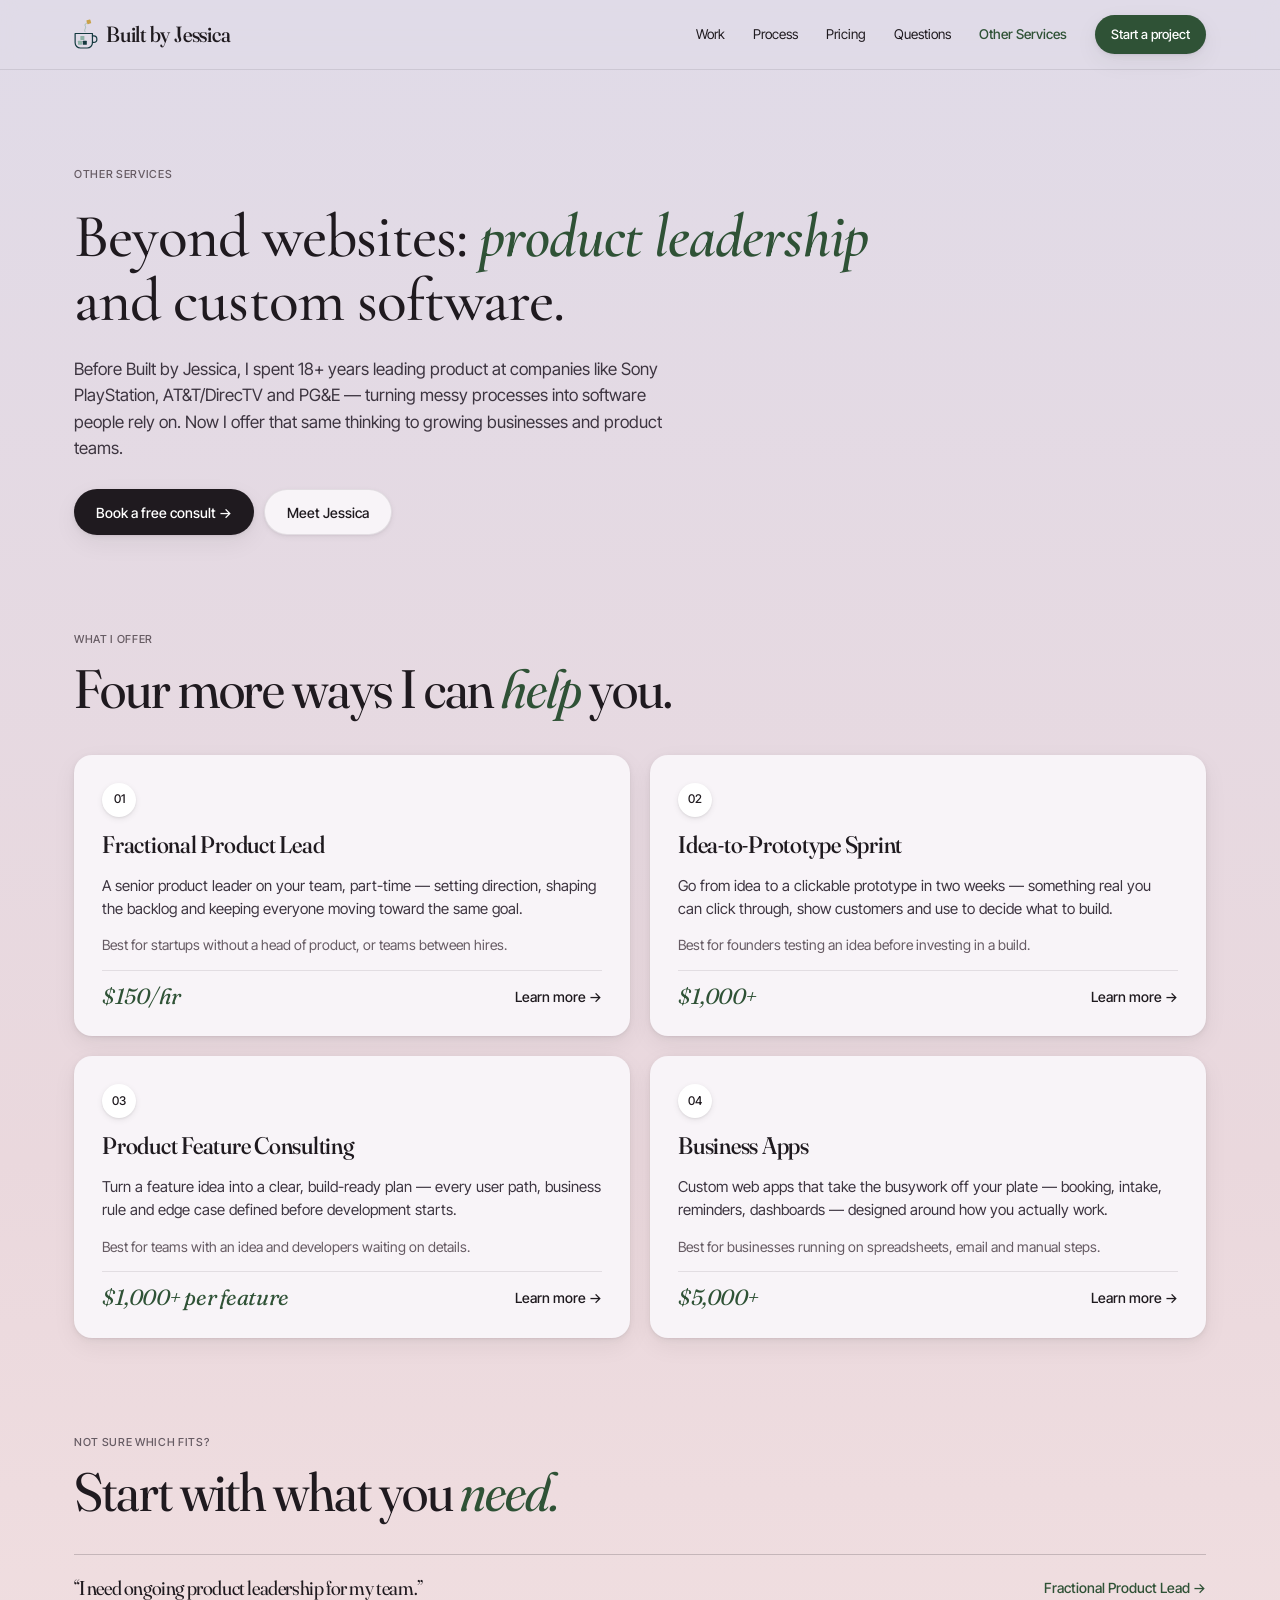
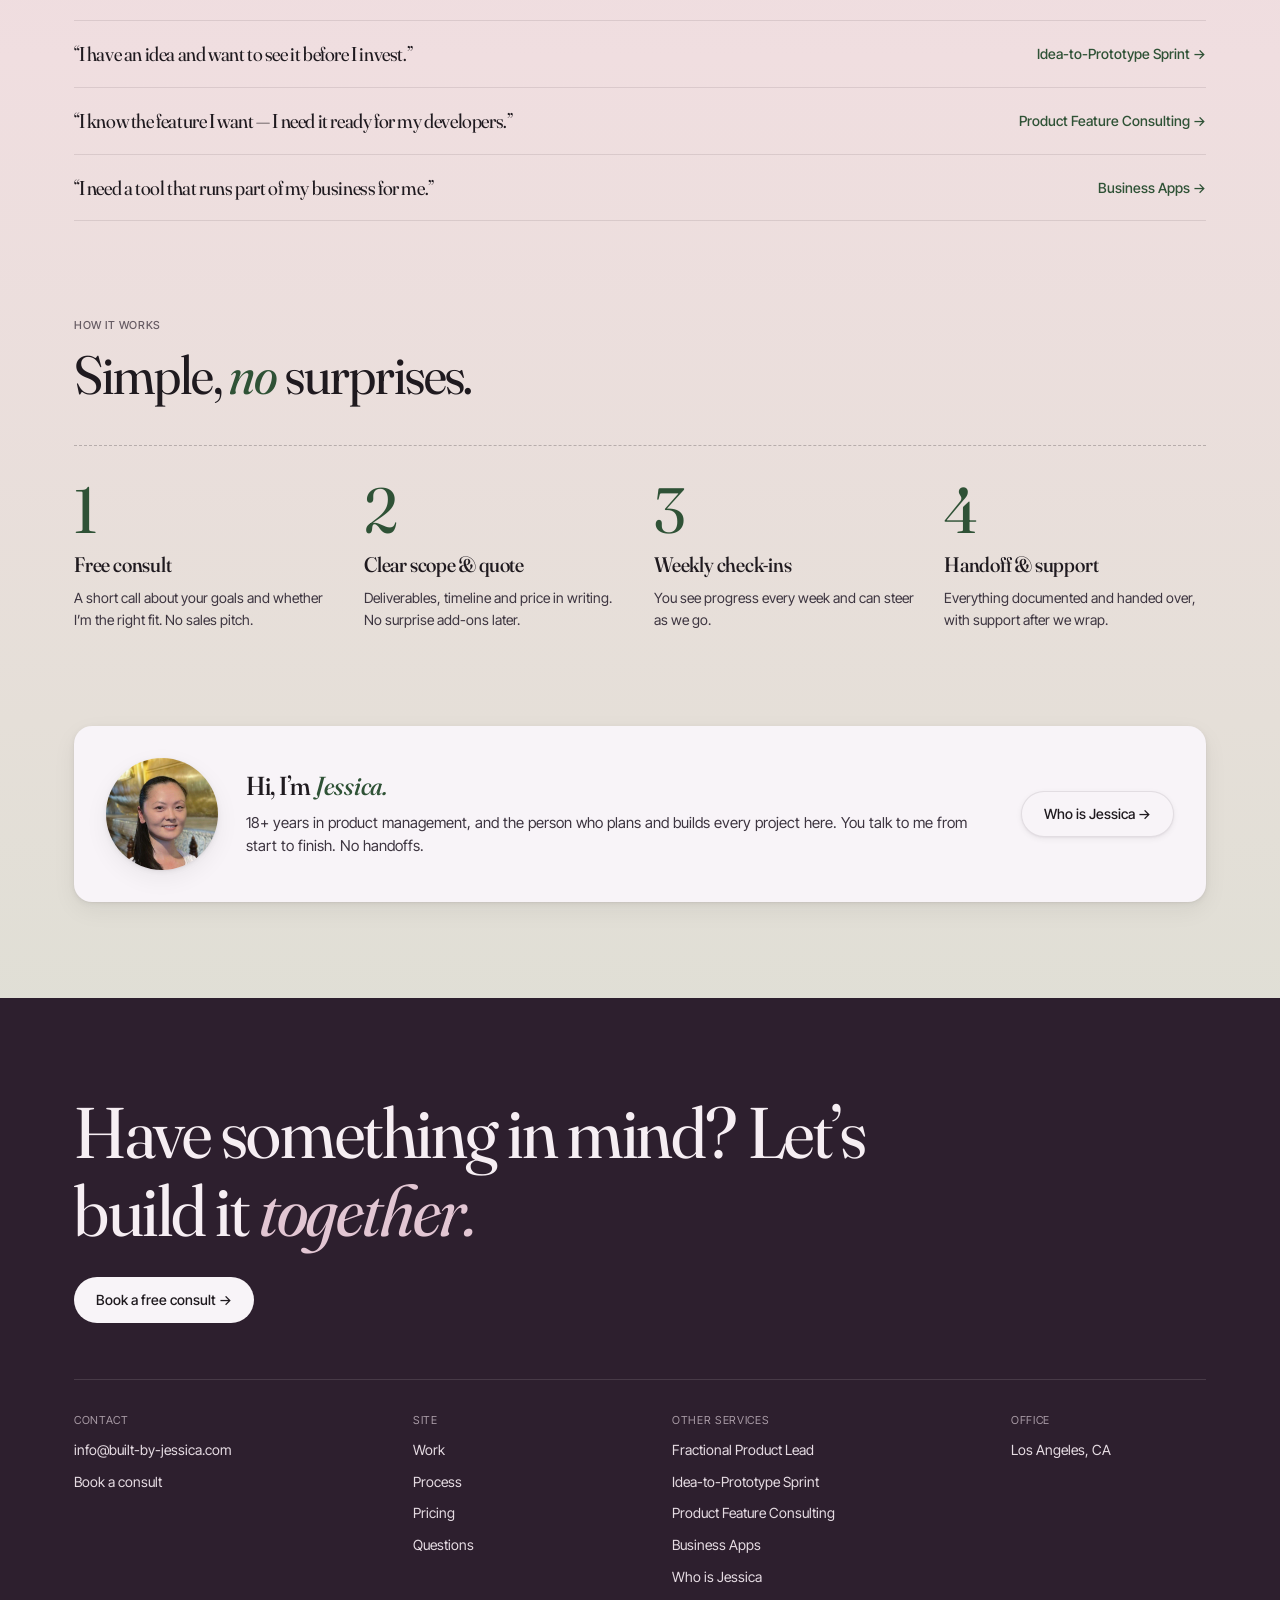
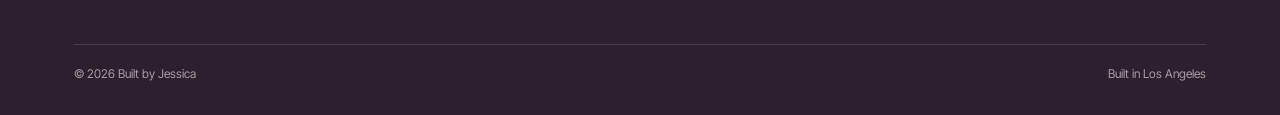
<file: services/index.html>
<!DOCTYPE html>
<html lang="en">
<head>
<meta charset="UTF-8" />
<meta name="viewport" content="width=device-width, initial-scale=1.0" />
<title>Other Services – Built by Jessica</title>
<meta name="description" content="Product leadership and custom software from Built by Jessica: a fractional product lead, idea-to-prototype sprints, product feature consulting and business apps.">
<meta name="theme-color" content="#F4ECD8">
<link rel="canonical" href="https://built-by-jessica.com/services/">
<meta property="og:type" content="website">
<meta property="og:url" content="https://built-by-jessica.com/services/">
<meta property="og:title" content="Other Services – Built by Jessica">
<meta property="og:description" content="Product leadership and custom software from Built by Jessica: a fractional product lead, idea-to-prototype sprints, product feature consulting and business apps.">
<meta property="og:image" content="https://built-by-jessica.com/assets/og-image.jpg">
<meta name="twitter:card" content="summary_large_image">
<meta name="twitter:title" content="Other Services – Built by Jessica">
<meta name="twitter:description" content="Product leadership and custom software from Built by Jessica: a fractional product lead, idea-to-prototype sprints, product feature consulting and business apps.">
<meta name="twitter:image" content="https://built-by-jessica.com/assets/og-image.jpg">
<link rel="icon" href="/favicon.ico" sizes="any">
<link rel="icon" type="image/svg+xml" href="/favicon.svg">
<link rel="apple-touch-icon" href="/apple-touch-icon.png">
<link rel="icon" type="image/png" sizes="192x192" href="/favicon-192.png">
<link rel="icon" type="image/png" sizes="512x512" href="/favicon-512.png">
<!-- Google tag (gtag.js) -->
<script async src="https://www.googletagmanager.com/gtag/js?id=G-B0Y84X6RG4"></script>
<script>
  window.dataLayer = window.dataLayer || [];
  function gtag(){dataLayer.push(arguments);}
  gtag('js', new Date());
  gtag('config', 'G-B0Y84X6RG4');
</script>
<link rel="preconnect" href="https://fonts.googleapis.com">
<link rel="preconnect" href="https://fonts.gstatic.com" crossorigin>
<link href="https://fonts.googleapis.com/css2?family=Cormorant+Garamond:ital,wght@0,400;0,500;0,600;0,700;1,400;1,500;1,600&family=Fraunces:ital,opsz,wght@0,9..144,400;0,9..144,500;0,9..144,600;1,9..144,400;1,9..144,500&family=Inter+Tight:wght@400;500;600&family=Yeseva+One&display=swap" rel="stylesheet">
<link rel="stylesheet" href="/assets/subpages.css">
</head>
<body>
<div class="page">

<header class="site-header">
<div class="wrap">
<a href="/" class="logo"><img src="/assets/logo.svg" alt="" width="24" height="30">Built by Jessica</a>
<nav class="nav" aria-label="Main">
<a href="/#work">Work</a>
<a href="/#process">Process</a>
<a href="/#pricing">Pricing</a>
<a href="/#faq">Questions</a>
<a href="/services/" class="active" aria-current="page">Other Services</a>
<a href="/#start" class="cta">Start a project</a>
</nav>
</div>
</header>

<section style="padding: 96px 0 72px;">
<div class="wrap" style="display: flex; flex-direction: column; gap: 22px;">
<span class="label">Other services</span>
<h1 style="font-size: clamp(38px, 4.8vw, 62px); max-width: 860px;">Beyond websites: <span class="acc">product leadership</span> and custom software.</h1>
<p class="soft" style="font-size: 17px; max-width: 620px;">Before Built by Jessica, I spent 18+ years leading product at companies like Sony PlayStation, AT&amp;T/DirecTV and PG&amp;E — turning messy processes into software people rely on. Now I offer that same thinking to growing businesses and product teams.</p>
<div style="display: flex; flex-wrap: wrap; gap: 10px; margin-top: 6px;">
<a class="btn" href="/#start">Book a free consult →</a>
<a class="btn2" href="/about.html">Meet Jessica</a>
</div>
</div>
</section>

<section style="padding: 24px 0 96px;">
<div class="wrap" style="display: flex; flex-direction: column; gap: 36px;">
<div style="display: flex; flex-direction: column; gap: 12px;">
<span class="label">What I offer</span>
<h2 class="section-title">Four more ways I can <span class="acc">help</span> you.</h2>
</div>
<div style="display: flex; flex-wrap: wrap; gap: 20px;">

<a href="/services/fractional-product-lead.html" class="card" style="flex: 1 1 460px; display: flex; flex-direction: column; gap: 14px; text-decoration: none; color: #1F1A1F;">
<span class="num">01</span>
<h3 style="font-size: 24px;">Fractional Product Lead</h3>
<p class="soft" style="font-size: 15px;">A senior product leader on your team, part-time — setting direction, shaping the backlog and keeping everyone moving toward the same goal.</p>
<p class="mute" style="font-size: 14px;">Best for startups without a head of product, or teams between hires.</p>
<div style="display: flex; justify-content: space-between; align-items: center; margin-top: auto; padding-top: 14px; border-top: 1px solid rgba(31, 26, 31, 0.10); flex-wrap: wrap; gap: 8px;">
<span class="price price-sm">$150/hr</span>
<span style="font-size: 14px; font-weight: 500;">Learn more →</span>
</div>
</a>

<a href="/services/idea-to-prototype.html" class="card" style="flex: 1 1 460px; display: flex; flex-direction: column; gap: 14px; text-decoration: none; color: #1F1A1F;">
<span class="num">02</span>
<h3 style="font-size: 24px;">Idea-to-Prototype Sprint</h3>
<p class="soft" style="font-size: 15px;">Go from idea to a clickable prototype in two weeks — something real you can click through, show customers and use to decide what to build.</p>
<p class="mute" style="font-size: 14px;">Best for founders testing an idea before investing in a build.</p>
<div style="display: flex; justify-content: space-between; align-items: center; margin-top: auto; padding-top: 14px; border-top: 1px solid rgba(31, 26, 31, 0.10); flex-wrap: wrap; gap: 8px;">
<span class="price price-sm">$1,000+</span>
<span style="font-size: 14px; font-weight: 500;">Learn more →</span>
</div>
</a>

<a href="/services/product-feature-consulting.html" class="card" style="flex: 1 1 460px; display: flex; flex-direction: column; gap: 14px; text-decoration: none; color: #1F1A1F;">
<span class="num">03</span>
<h3 style="font-size: 24px;">Product Feature Consulting</h3>
<p class="soft" style="font-size: 15px;">Turn a feature idea into a clear, build-ready plan — every user path, business rule and edge case defined before development starts.</p>
<p class="mute" style="font-size: 14px;">Best for teams with an idea and developers waiting on details.</p>
<div style="display: flex; justify-content: space-between; align-items: center; margin-top: auto; padding-top: 14px; border-top: 1px solid rgba(31, 26, 31, 0.10); flex-wrap: wrap; gap: 8px;">
<span class="price price-sm">$1,000+ per feature</span>
<span style="font-size: 14px; font-weight: 500;">Learn more →</span>
</div>
</a>

<a href="/services/business-apps.html" class="card" style="flex: 1 1 460px; display: flex; flex-direction: column; gap: 14px; text-decoration: none; color: #1F1A1F;">
<span class="num">04</span>
<h3 style="font-size: 24px;">Business Apps</h3>
<p class="soft" style="font-size: 15px;">Custom web apps that take the busywork off your plate — booking, intake, reminders, dashboards — designed around how you actually work.</p>
<p class="mute" style="font-size: 14px;">Best for businesses running on spreadsheets, email and manual steps.</p>
<div style="display: flex; justify-content: space-between; align-items: center; margin-top: auto; padding-top: 14px; border-top: 1px solid rgba(31, 26, 31, 0.10); flex-wrap: wrap; gap: 8px;">
<span class="price price-sm">$5,000+</span>
<span style="font-size: 14px; font-weight: 500;">Learn more →</span>
</div>
</a>

</div>
</div>
</section>

<section style="padding: 0 0 96px;">
<div class="wrap" style="display: flex; flex-direction: column; gap: 32px;">
<div style="display: flex; flex-direction: column; gap: 12px;">
<span class="label">Not sure which fits?</span>
<h2 class="section-title">Start with what you <span class="acc">need.</span></h2>
</div>
<div style="display: flex; flex-direction: column; border-top: 1px solid rgba(31, 26, 31, 0.20);">
<a href="/services/fractional-product-lead.html" style="display: flex; flex-wrap: wrap; justify-content: space-between; gap: 8px 24px; padding: 22px 0; border-bottom: 1px solid rgba(31, 26, 31, 0.10); text-decoration: none; color: #1F1A1F;"><span class="disp" style="font-size: 20px;">“I need ongoing product leadership for my team.”</span><span style="font-size: 14px; font-weight: 500; color: #2F5236;">Fractional Product Lead →</span></a>
<a href="/services/idea-to-prototype.html" style="display: flex; flex-wrap: wrap; justify-content: space-between; gap: 8px 24px; padding: 22px 0; border-bottom: 1px solid rgba(31, 26, 31, 0.10); text-decoration: none; color: #1F1A1F;"><span class="disp" style="font-size: 20px;">“I have an idea and want to see it before I invest.”</span><span style="font-size: 14px; font-weight: 500; color: #2F5236;">Idea-to-Prototype Sprint →</span></a>
<a href="/services/product-feature-consulting.html" style="display: flex; flex-wrap: wrap; justify-content: space-between; gap: 8px 24px; padding: 22px 0; border-bottom: 1px solid rgba(31, 26, 31, 0.10); text-decoration: none; color: #1F1A1F;"><span class="disp" style="font-size: 20px;">“I know the feature I want — I need it ready for my developers.”</span><span style="font-size: 14px; font-weight: 500; color: #2F5236;">Product Feature Consulting →</span></a>
<a href="/services/business-apps.html" style="display: flex; flex-wrap: wrap; justify-content: space-between; gap: 8px 24px; padding: 22px 0; border-bottom: 1px solid rgba(31, 26, 31, 0.10); text-decoration: none; color: #1F1A1F;"><span class="disp" style="font-size: 20px;">“I need a tool that runs part of my business for me.”</span><span style="font-size: 14px; font-weight: 500; color: #2F5236;">Business Apps →</span></a>
</div>
</div>
</section>

<section style="padding: 0 0 96px;">
<div class="wrap" style="display: flex; flex-direction: column; gap: 40px;">
<div style="display: flex; flex-direction: column; gap: 12px;">
<span class="label">How it works</span>
<h2 class="section-title">Simple, <span class="acc">no</span> surprises.</h2>
</div>
<div style="display: flex; flex-wrap: wrap; gap: 28px; border-top: 1px dashed rgba(31, 26, 31, 0.25); padding-top: 32px;">
<div style="flex: 1 1 220px; display: flex; flex-direction: column; gap: 10px;"><span class="disp" style="font-size: 64px; color: #2F5236; line-height: 1;">1</span><h3 style="font-size: 21px;">Free consult</h3><p class="soft" style="font-size: 14px;">A short call about your goals and whether I’m the right fit. No sales pitch.</p></div>
<div style="flex: 1 1 220px; display: flex; flex-direction: column; gap: 10px;"><span class="disp" style="font-size: 64px; color: #2F5236; line-height: 1;">2</span><h3 style="font-size: 21px;">Clear scope &amp; quote</h3><p class="soft" style="font-size: 14px;">Deliverables, timeline and price in writing. No surprise add-ons later.</p></div>
<div style="flex: 1 1 220px; display: flex; flex-direction: column; gap: 10px;"><span class="disp" style="font-size: 64px; color: #2F5236; line-height: 1;">3</span><h3 style="font-size: 21px;">Weekly check-ins</h3><p class="soft" style="font-size: 14px;">You see progress every week and can steer as we go.</p></div>
<div style="flex: 1 1 220px; display: flex; flex-direction: column; gap: 10px;"><span class="disp" style="font-size: 64px; color: #2F5236; line-height: 1;">4</span><h3 style="font-size: 21px;">Handoff &amp; support</h3><p class="soft" style="font-size: 14px;">Everything documented and handed over, with support after we wrap.</p></div>
</div>
</div>
</section>

<section style="padding: 0 0 96px;">
<div class="wrap">
<div class="card" style="display: flex; flex-wrap: wrap; align-items: center; gap: 28px; padding: 32px;">
<img src="/assets/jessica.jpg" alt="Jessica" width="112" height="112" loading="lazy" style="width: 112px; height: 112px; border-radius: 50%; object-fit: cover; flex-shrink: 0; box-shadow: var(--shadow-soft);">
<div style="flex: 1 1 420px; display: flex; flex-direction: column; gap: 8px;">
<h3 style="font-size: 26px;">Hi, I’m <span class="acc">Jessica.</span></h3>
<p class="soft" style="font-size: 15px;">18+ years in product management, and the person who plans and builds every project here. You talk to me from start to finish. No handoffs.</p>
</div>
<a class="btn2" href="/about.html">Who is Jessica →</a>
</div>
</div>
</section>

<footer class="foot">
<div class="wrap">
<div class="foot-cta">
<h2>Have something in mind? Let’s build it <em>together.</em></h2>
<a href="/#start" class="foot-btn">Book a free consult →</a>
</div>
<div class="foot-cols">
<div class="foot-col"><span class="foot-label">Contact</span><a href="mailto:info@built-by-jessica.com">info@built-by-jessica.com</a><a href="/#start">Book a consult</a></div>
<div class="foot-col narrow"><span class="foot-label">Site</span><a href="/#work">Work</a><a href="/#process">Process</a><a href="/#pricing">Pricing</a><a href="/#faq">Questions</a></div>
<div class="foot-col"><span class="foot-label">Other services</span><a href="/services/fractional-product-lead.html">Fractional Product Lead</a><a href="/services/idea-to-prototype.html">Idea-to-Prototype Sprint</a><a href="/services/product-feature-consulting.html">Product Feature Consulting</a><a href="/services/business-apps.html">Business Apps</a><a href="/about.html">Who is Jessica</a></div>
<div class="foot-col narrow"><span class="foot-label">Office</span><span class="foot-text">Los Angeles, CA</span></div>
</div>
<div class="foot-bottom"><span>© 2026 Built by Jessica</span><span>Built in Los Angeles</span></div>
</div>
</footer>

</div>
</body>
</html>
</file>
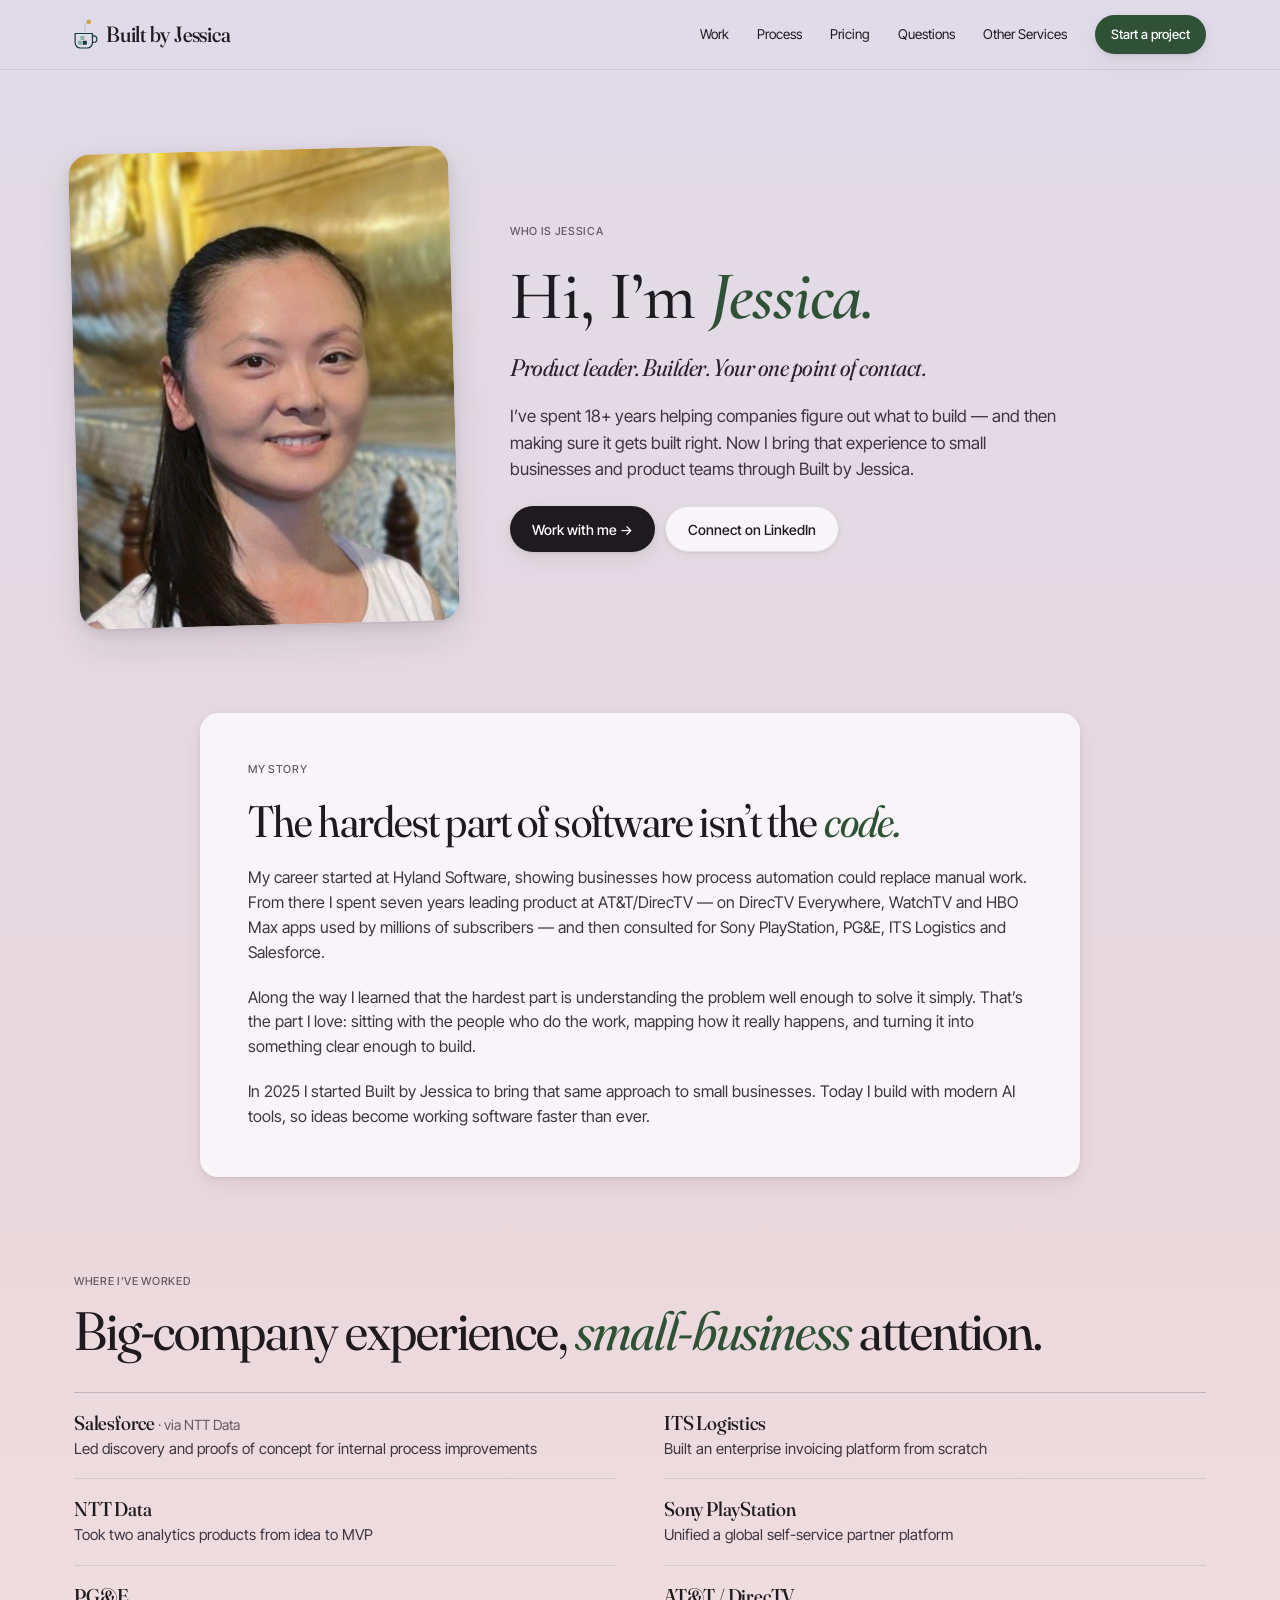
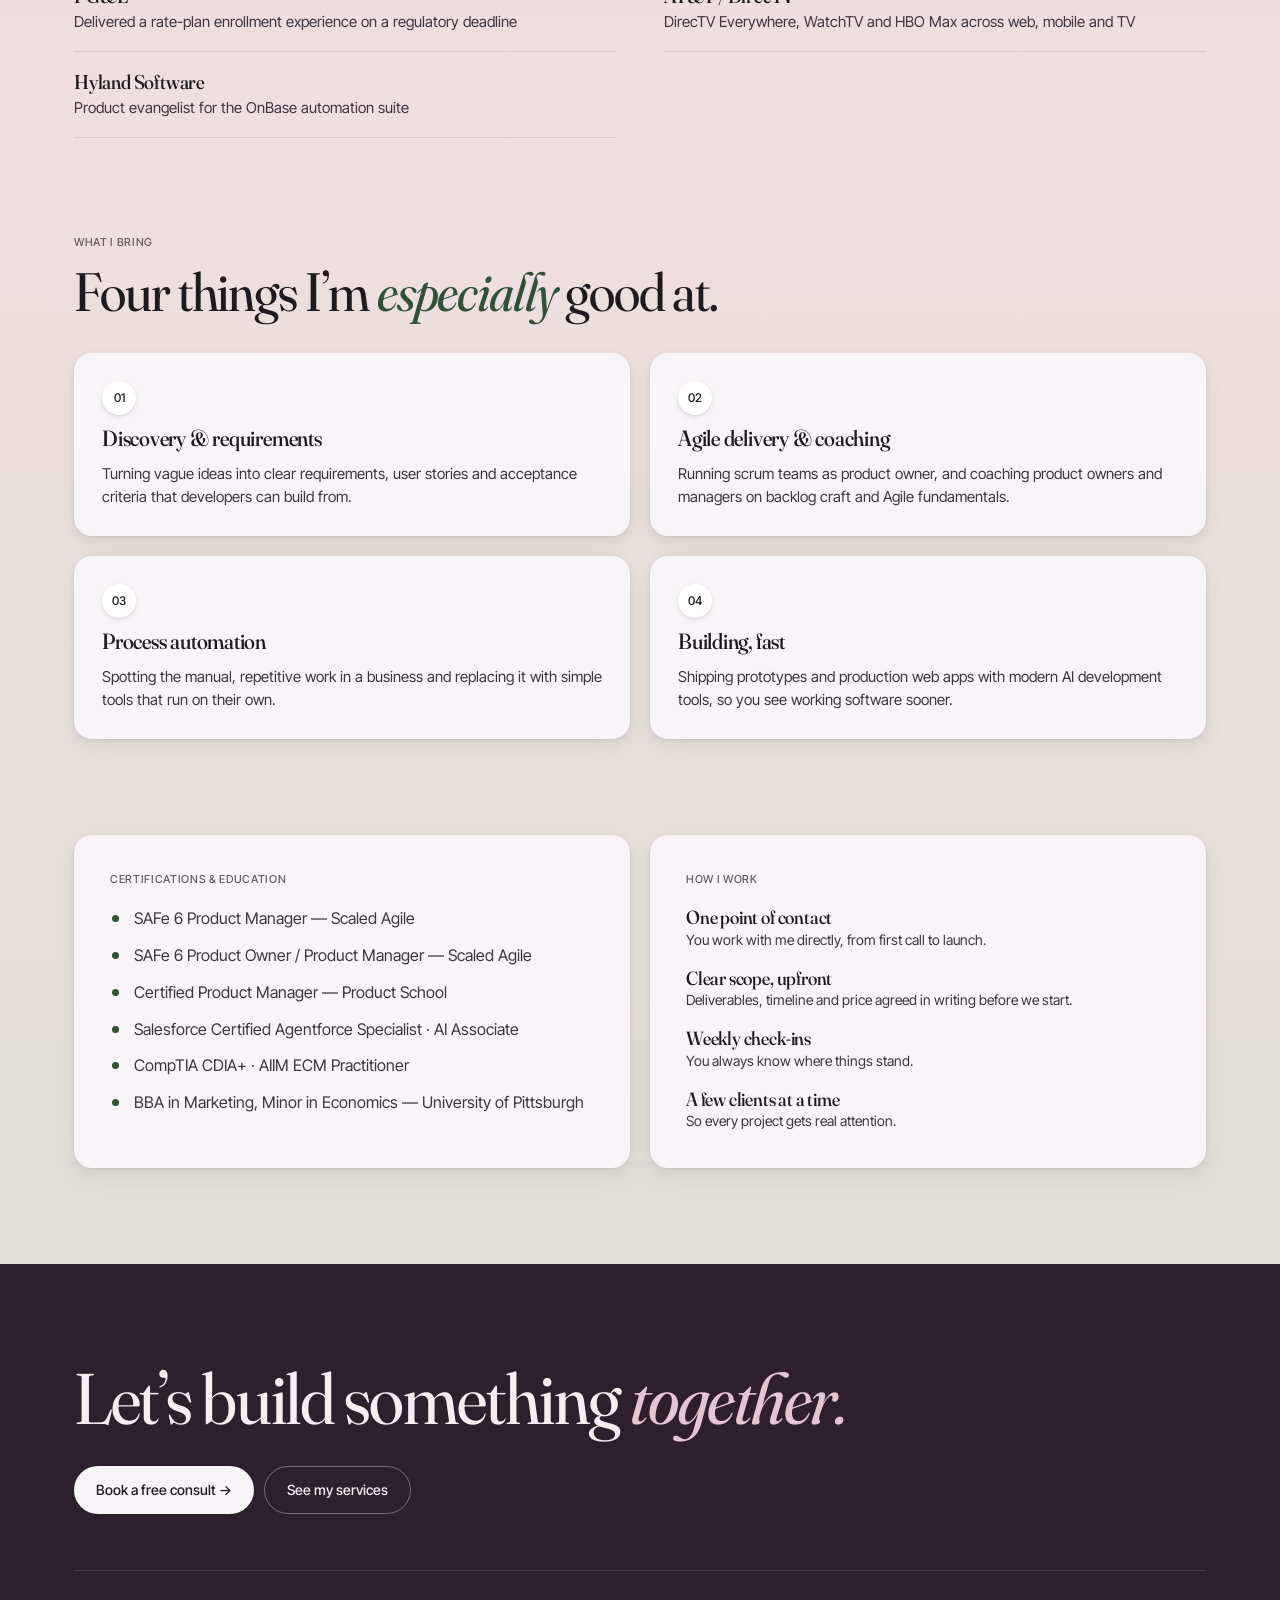
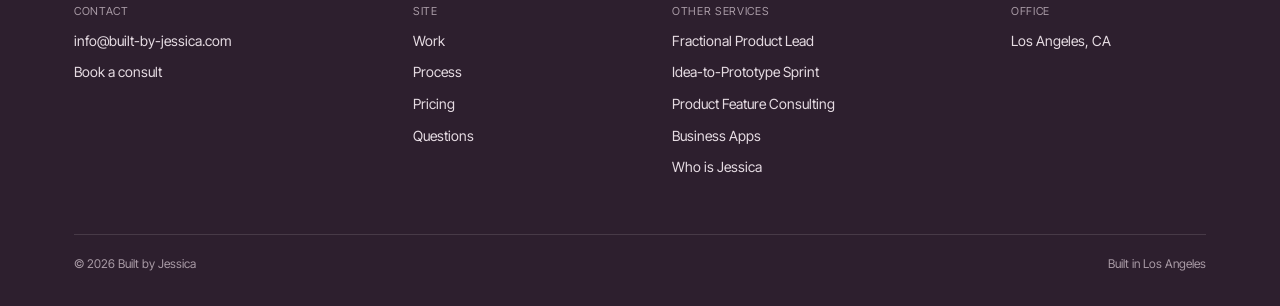
<file: about.html>
<!DOCTYPE html>
<html lang="en">
<head>
<meta charset="UTF-8" />
<meta name="viewport" content="width=device-width, initial-scale=1.0" />
<title>Who is Jessica – Built by Jessica</title>
<meta name="description" content="Jessica is a product leader with 18+ years at AT&amp;T/DirecTV, Sony PlayStation, PG&amp;E and more — now building websites and custom software for small businesses.">
<meta name="theme-color" content="#F4ECD8">
<link rel="canonical" href="https://built-by-jessica.com/about">
<meta property="og:type" content="website">
<meta property="og:url" content="https://built-by-jessica.com/about">
<meta property="og:title" content="Who is Jessica – Built by Jessica">
<meta property="og:description" content="Jessica is a product leader with 18+ years at AT&amp;T/DirecTV, Sony PlayStation, PG&amp;E and more — now building websites and custom software for small businesses.">
<meta property="og:image" content="https://built-by-jessica.com/assets/og-image.jpg">
<meta name="twitter:card" content="summary_large_image">
<meta name="twitter:title" content="Who is Jessica – Built by Jessica">
<meta name="twitter:description" content="Jessica is a product leader with 18+ years at AT&amp;T/DirecTV, Sony PlayStation, PG&amp;E and more — now building websites and custom software for small businesses.">
<meta name="twitter:image" content="https://built-by-jessica.com/assets/og-image.jpg">
<link rel="icon" href="/favicon.ico" sizes="any">
<link rel="icon" type="image/svg+xml" href="/favicon.svg">
<link rel="apple-touch-icon" href="/apple-touch-icon.png">
<link rel="icon" type="image/png" sizes="192x192" href="/favicon-192.png">
<link rel="icon" type="image/png" sizes="512x512" href="/favicon-512.png">
<!-- Google tag (gtag.js) -->
<script async src="https://www.googletagmanager.com/gtag/js?id=G-B0Y84X6RG4"></script>
<script>
  window.dataLayer = window.dataLayer || [];
  function gtag(){dataLayer.push(arguments);}
  gtag('js', new Date());
  gtag('config', 'G-B0Y84X6RG4');
</script>
<link rel="preconnect" href="https://fonts.googleapis.com">
<link rel="preconnect" href="https://fonts.gstatic.com" crossorigin>
<link href="https://fonts.googleapis.com/css2?family=Cormorant+Garamond:ital,wght@0,400;0,500;0,600;0,700;1,400;1,500;1,600&family=Fraunces:ital,opsz,wght@0,9..144,400;0,9..144,500;0,9..144,600;1,9..144,400;1,9..144,500&family=Inter+Tight:wght@400;500;600&family=Yeseva+One&display=swap" rel="stylesheet">
<link rel="stylesheet" href="/assets/subpages.css">
</head>
<body>
<div class="page">

<header class="site-header">
<div class="wrap">
<a href="/" class="logo"><img src="/assets/logo.svg" alt="" width="24" height="30">Built by Jessica</a>
<nav class="nav" aria-label="Main">
<a href="/#work">Work</a>
<a href="/#process">Process</a>
<a href="/#pricing">Pricing</a>
<a href="/#faq">Questions</a>
<a href="/services/">Other Services</a>
<a href="/#start" class="cta">Start a project</a>
</nav>
</div>
</header>

<section style="padding: 80px 0 88px;">
<div class="wrap" style="display: flex; flex-wrap: wrap; align-items: center; gap: 56px;">
<img src="/assets/jessica.jpg" alt="Jessica smiling, in front of a golden temple wall" width="800" height="800" style="flex: 0 1 380px; min-width: 260px; width: 380px; height: auto; aspect-ratio: 4 / 5; object-fit: cover; object-position: 50% 30%; border-radius: 22px; box-shadow: var(--shadow-lift); transform: rotate(-1.5deg);">
<div style="flex: 1 1 460px; display: flex; flex-direction: column; gap: 20px;">
<span class="label">Who is Jessica</span>
<h1 style="font-size: clamp(44px, 5.4vw, 70px);">Hi, I’m <span class="acc">Jessica.</span></h1>
<p class="disp" style="font-style: italic; font-size: 24px; color: #2D1F2E; line-height: 1.3;">Product leader. Builder. Your one point of contact.</p>
<p class="soft" style="font-size: 17px; max-width: 560px;">I’ve spent 18+ years helping companies figure out what to build — and then making sure it gets built right. Now I bring that experience to small businesses and product teams through Built by Jessica.</p>
<div style="display: flex; flex-wrap: wrap; gap: 10px; margin-top: 4px;">
<a class="btn" href="/#start">Work with me →</a>
<a class="btn2" href="https://linkedin.com/in/jessicaxl">Connect on LinkedIn</a>
</div>
</div>
</div>
</section>

<section style="padding: 0 0 96px;">
<div class="wrap">
<div class="card" style="display: flex; flex-direction: column; gap: 20px; padding: 48px; max-width: 880px; margin-left: auto; margin-right: auto;">
<span class="label">My story</span>
<h2 style="font-size: clamp(30px, 3.6vw, 44px);">The hardest part of software isn’t the <span class="acc">code.</span></h2>
<p class="soft">My career started at Hyland Software, showing businesses how process automation could replace manual work. From there I spent seven years leading product at AT&amp;T/DirecTV — on DirecTV Everywhere, WatchTV and HBO Max apps used by millions of subscribers — and then consulted for Sony PlayStation, PG&amp;E, ITS Logistics and Salesforce.</p>
<p class="soft">Along the way I learned that the hardest part is understanding the problem well enough to solve it simply. That’s the part I love: sitting with the people who do the work, mapping how it really happens, and turning it into something clear enough to build.</p>
<p class="soft">In 2025 I started Built by Jessica to bring that same approach to small businesses. Today I build with modern AI tools, so ideas become working software faster than ever.</p>
</div>
</div>
</section>

<section style="padding: 0 0 96px;">
<div class="wrap" style="display: flex; flex-direction: column; gap: 32px;">
<div style="display: flex; flex-direction: column; gap: 12px;">
<span class="label">Where I’ve worked</span>
<h2 class="section-title">Big-company experience, <span class="acc">small-business</span> attention.</h2>
</div>
<div style="display: flex; flex-wrap: wrap; gap: 0 48px; border-top: 1px solid rgba(31, 26, 31, 0.20);">
<div style="flex: 1 1 440px; display: flex; flex-direction: column;">
<div class="co"><h3 style="font-size: 20px;">Salesforce <span class="mute" style="font-family: 'Inter Tight', sans-serif; font-size: 14px; font-weight: 400; letter-spacing: 0;">· via NTT Data</span></h3><span class="soft" style="font-size: 15px;">Led discovery and proofs of concept for internal process improvements</span></div>
<div class="co"><h3 style="font-size: 20px;">NTT Data</h3><span class="soft" style="font-size: 15px;">Took two analytics products from idea to MVP</span></div>
<div class="co"><h3 style="font-size: 20px;">PG&amp;E</h3><span class="soft" style="font-size: 15px;">Delivered a rate-plan enrollment experience on a regulatory deadline</span></div>
<div class="co"><h3 style="font-size: 20px;">Hyland Software</h3><span class="soft" style="font-size: 15px;">Product evangelist for the OnBase automation suite</span></div>
</div>
<div style="flex: 1 1 440px; display: flex; flex-direction: column;">
<div class="co"><h3 style="font-size: 20px;">ITS Logistics</h3><span class="soft" style="font-size: 15px;">Built an enterprise invoicing platform from scratch</span></div>
<div class="co"><h3 style="font-size: 20px;">Sony PlayStation</h3><span class="soft" style="font-size: 15px;">Unified a global self-service partner platform</span></div>
<div class="co"><h3 style="font-size: 20px;">AT&amp;T / DirecTV</h3><span class="soft" style="font-size: 15px;">DirecTV Everywhere, WatchTV and HBO Max across web, mobile and TV</span></div>
</div>
</div>
</div>
</section>

<section style="padding: 0 0 96px;">
<div class="wrap" style="display: flex; flex-direction: column; gap: 32px;">
<div style="display: flex; flex-direction: column; gap: 12px;">
<span class="label">What I bring</span>
<h2 class="section-title">Four things I’m <span class="acc">especially</span> good at.</h2>
</div>
<div style="display: flex; flex-wrap: wrap; gap: 20px;">
<div class="card" style="flex: 1 1 460px; display: flex; flex-direction: column; gap: 10px;"><span class="num">01</span><h3 style="font-size: 22px;">Discovery &amp; requirements</h3><p class="soft" style="font-size: 15px;">Turning vague ideas into clear requirements, user stories and acceptance criteria that developers can build from.</p></div>
<div class="card" style="flex: 1 1 460px; display: flex; flex-direction: column; gap: 10px;"><span class="num">02</span><h3 style="font-size: 22px;">Agile delivery &amp; coaching</h3><p class="soft" style="font-size: 15px;">Running scrum teams as product owner, and coaching product owners and managers on backlog craft and Agile fundamentals.</p></div>
<div class="card" style="flex: 1 1 460px; display: flex; flex-direction: column; gap: 10px;"><span class="num">03</span><h3 style="font-size: 22px;">Process automation</h3><p class="soft" style="font-size: 15px;">Spotting the manual, repetitive work in a business and replacing it with simple tools that run on their own.</p></div>
<div class="card" style="flex: 1 1 460px; display: flex; flex-direction: column; gap: 10px;"><span class="num">04</span><h3 style="font-size: 22px;">Building, fast</h3><p class="soft" style="font-size: 15px;">Shipping prototypes and production web apps with modern AI development tools, so you see working software sooner.</p></div>
</div>
</div>
</section>

<section style="padding: 0 0 96px;">
<div class="wrap" style="display: flex; flex-wrap: wrap; gap: 20px;">
<div class="card" style="flex: 1 1 440px; display: flex; flex-direction: column; gap: 18px; padding: 36px;">
<span class="label">Certifications &amp; education</span>
<ul class="check">
<li>SAFe 6 Product Manager — Scaled Agile</li>
<li>SAFe 6 Product Owner / Product Manager — Scaled Agile</li>
<li>Certified Product Manager — Product School</li>
<li>Salesforce Certified Agentforce Specialist · AI Associate</li>
<li>CompTIA CDIA+ · AIIM ECM Practitioner</li>
<li>BBA in Marketing, Minor in Economics — University of Pittsburgh</li>
</ul>
</div>
<div class="card" style="flex: 1 1 440px; display: flex; flex-direction: column; gap: 18px; padding: 36px;">
<span class="label">How I work</span>
<div style="display: flex; flex-direction: column; gap: 16px;">
<div><h3 style="font-size: 19px;">One point of contact</h3><p class="soft" style="font-size: 14px;">You work with me directly, from first call to launch.</p></div>
<div><h3 style="font-size: 19px;">Clear scope, upfront</h3><p class="soft" style="font-size: 14px;">Deliverables, timeline and price agreed in writing before we start.</p></div>
<div><h3 style="font-size: 19px;">Weekly check-ins</h3><p class="soft" style="font-size: 14px;">You always know where things stand.</p></div>
<div><h3 style="font-size: 19px;">A few clients at a time</h3><p class="soft" style="font-size: 14px;">So every project gets real attention.</p></div>
</div>
</div>
</div>
</section>

<footer class="foot">
<div class="wrap">
<div class="foot-cta">
<h2>Let’s build something <em>together.</em></h2>
<div class="foot-btns">
<a href="/#start" class="foot-btn">Book a free consult →</a>
<a href="/services/" class="foot-btn foot-btn-ghost">See my services</a>
</div>
</div>
<div class="foot-cols">
<div class="foot-col"><span class="foot-label">Contact</span><a href="mailto:info@built-by-jessica.com">info@built-by-jessica.com</a><a href="/#start">Book a consult</a></div>
<div class="foot-col narrow"><span class="foot-label">Site</span><a href="/#work">Work</a><a href="/#process">Process</a><a href="/#pricing">Pricing</a><a href="/#faq">Questions</a></div>
<div class="foot-col"><span class="foot-label">Other services</span><a href="/services/fractional-product-lead.html">Fractional Product Lead</a><a href="/services/idea-to-prototype.html">Idea-to-Prototype Sprint</a><a href="/services/product-feature-consulting.html">Product Feature Consulting</a><a href="/services/business-apps.html">Business Apps</a><a href="/about.html">Who is Jessica</a></div>
<div class="foot-col narrow"><span class="foot-label">Office</span><span class="foot-text">Los Angeles, CA</span></div>
</div>
<div class="foot-bottom"><span>© 2026 Built by Jessica</span><span>Built in Los Angeles</span></div>
</div>
</footer>

</div>
</body>
</html>
</file>
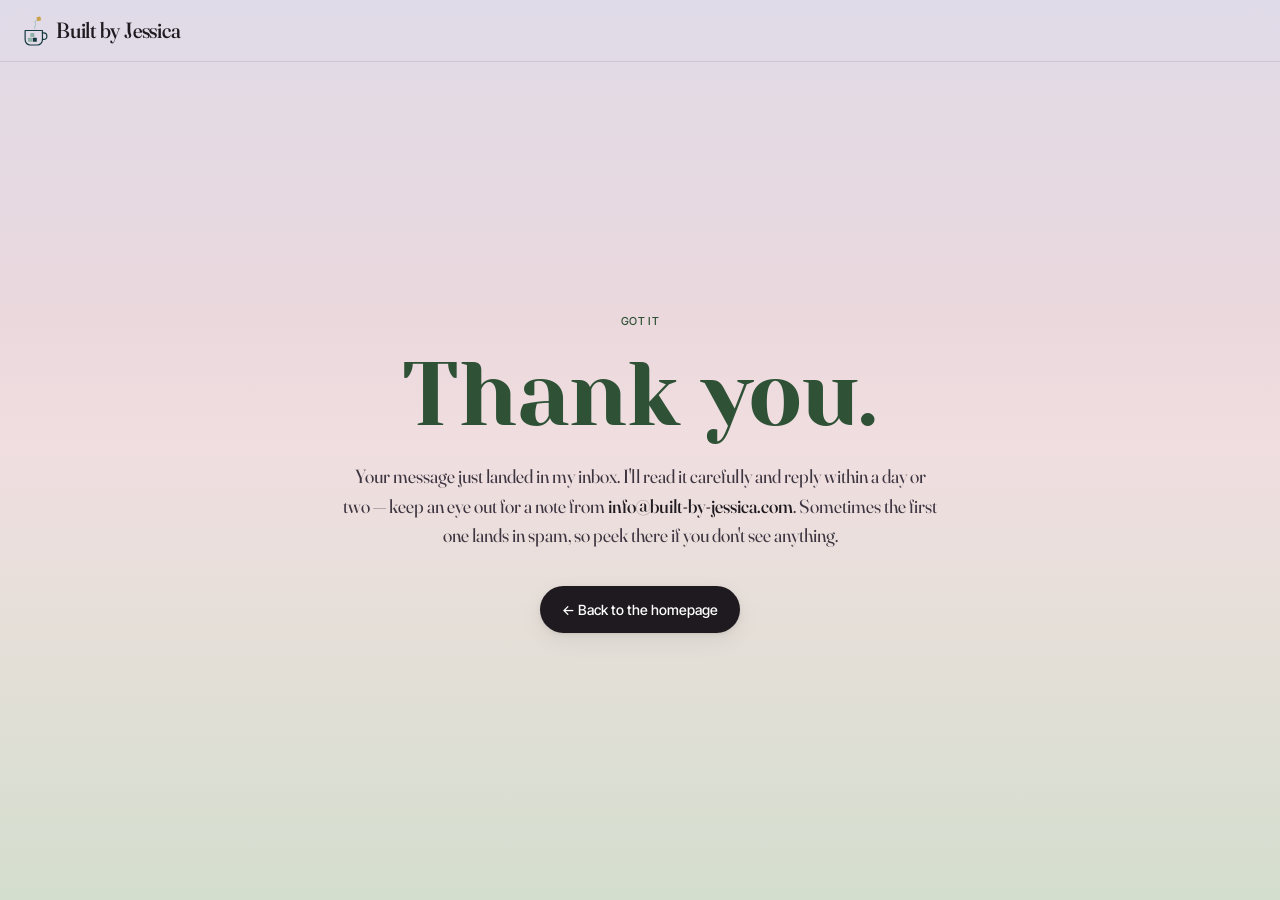
<file: thanks.html>
<!DOCTYPE html>
<html lang="en">
<head>
<meta charset="UTF-8" />
<meta name="viewport" content="width=device-width, initial-scale=1.0" />
<title>Thank you — Built by Jessica</title>
<meta name="robots" content="noindex">
<link rel="icon" href="/favicon.ico" sizes="any">
<link rel="icon" type="image/svg+xml" href="/favicon.svg">
<link rel="apple-touch-icon" href="/apple-touch-icon.png">
<link rel="icon" type="image/png" sizes="192x192" href="/favicon-192.png">
<link rel="icon" type="image/png" sizes="512x512" href="/favicon-512.png">
<!-- Google tag (gtag.js) -->
<script async src="https://www.googletagmanager.com/gtag/js?id=G-B0Y84X6RG4"></script>
<script>
  window.dataLayer = window.dataLayer || [];
  function gtag(){dataLayer.push(arguments);}
  gtag('js', new Date());
  gtag('config', 'G-B0Y84X6RG4');
  gtag('event', 'generate_lead', { currency: 'USD', value: 500 });
</script>
<link rel="preconnect" href="https://fonts.googleapis.com">
<link rel="preconnect" href="https://fonts.gstatic.com" crossorigin>
<link href="https://fonts.googleapis.com/css2?family=Fraunces:ital,opsz,wght@0,9..144,400;0,9..144,500;1,9..144,400&family=Inter+Tight:wght@400;500&family=Yeseva+One&display=swap" rel="stylesheet">
<style>
  :root {
    --accent: #2F5236;
    --accent-deep: #1B3520;
    --midnight: #2D1F2E;
    --ink: #1F1A1F;
    --ink-soft: #3D3540;
    --ink-mute: #857A82;
    --line: rgba(31, 26, 31, 0.10);
  }
  * { margin: 0; padding: 0; box-sizing: border-box; }
  body {
    background: linear-gradient(180deg, #E0DBE8 0%, #EAD8DD 35%, #F0DEE0 50%, #E5DFD8 70%, #D4DECF 100%);
    background-attachment: fixed;
    min-height: 100vh;
    color: var(--ink);
    font-family: 'Inter Tight', -apple-system, sans-serif;
    font-weight: 400;
    line-height: 1.5;
    -webkit-font-smoothing: antialiased;
    display: flex;
    flex-direction: column;
  }
  nav {
    position: fixed; top: 0; left: 0; right: 0; z-index: 100;
    padding: 14px 24px;
    display: flex; justify-content: space-between; align-items: center;
    background: rgba(224, 219, 232, 0.78);
    backdrop-filter: blur(12px);
    border-bottom: 1px solid var(--line);
  }
  nav .logo {
    display: flex; align-items: center; gap: 8px;
    font-family: 'Fraunces', serif;
    font-size: 22px; font-weight: 500;
    letter-spacing: -0.01em;
    color: var(--ink);
    text-decoration: none;
    font-variation-settings: "opsz" 144, "SOFT" 30;
  }

  main {
    flex: 1;
    display: flex;
    align-items: center;
    justify-content: center;
    padding: 120px 24px 80px;
    text-align: center;
  }
  .thanks { max-width: 600px; }
  .thanks .label {
    font-family: 'Inter Tight', sans-serif;
    font-size: 11px;
    font-weight: 500;
    letter-spacing: 0.06em;
    text-transform: uppercase;
    color: var(--accent);
    display: inline-block;
    margin-bottom: 24px;
  }
  .thanks h1 {
    font-family: 'Yeseva One', Georgia, serif;
    font-size: clamp(56px, 7vw, 92px);
    line-height: 0.95;
    letter-spacing: -0.02em;
    color: var(--accent);
    margin-bottom: 24px;
    font-weight: 400;
  }
  .thanks p {
    font-family: 'Fraunces', serif;
    font-size: 19px;
    line-height: 1.55;
    color: var(--ink-soft);
    margin-bottom: 36px;
    font-variation-settings: "opsz" 144;
  }
  .thanks p strong { color: var(--ink); font-weight: 500; }
  .thanks-back {
    display: inline-flex; align-items: center; gap: 8px;
    padding: 13px 22px;
    background: var(--ink);
    color: white;
    border-radius: 100px;
    font-family: 'Inter Tight', sans-serif;
    font-size: 14px;
    font-weight: 500;
    text-decoration: none;
    transition: all 0.2s;
    box-shadow:
      0 1px 2px rgba(31, 26, 31, 0.05),
      0 2px 6px rgba(31, 26, 31, 0.06),
      0 8px 24px rgba(31, 26, 31, 0.06);
  }
  .thanks-back:hover {
    background: var(--accent);
    transform: translateY(-2px);
  }
  @media (max-width: 600px) {
    .thanks p { font-size: 16px; }
    main { padding: 100px 16px 48px; }
  }
</style>
</head>
<body>

<nav>
  <a href="/" class="logo">
    <img src="/assets/logo.svg" alt="" width="24" height="30">
    Built by Jessica
  </a>
</nav>

<main>
  <div class="thanks">
    <span class="label">Got it</span>
    <h1>Thank you.</h1>
    <p>Your message just landed in my inbox. I'll read it carefully and reply within a day or two — keep an eye out for a note from <strong>info@built-by-jessica.com</strong>. Sometimes the first one lands in spam, so peek there if you don't see anything.</p>
    <a href="/" class="thanks-back">← Back to the homepage</a>
  </div>
</main>

</body>
</html>
</file>
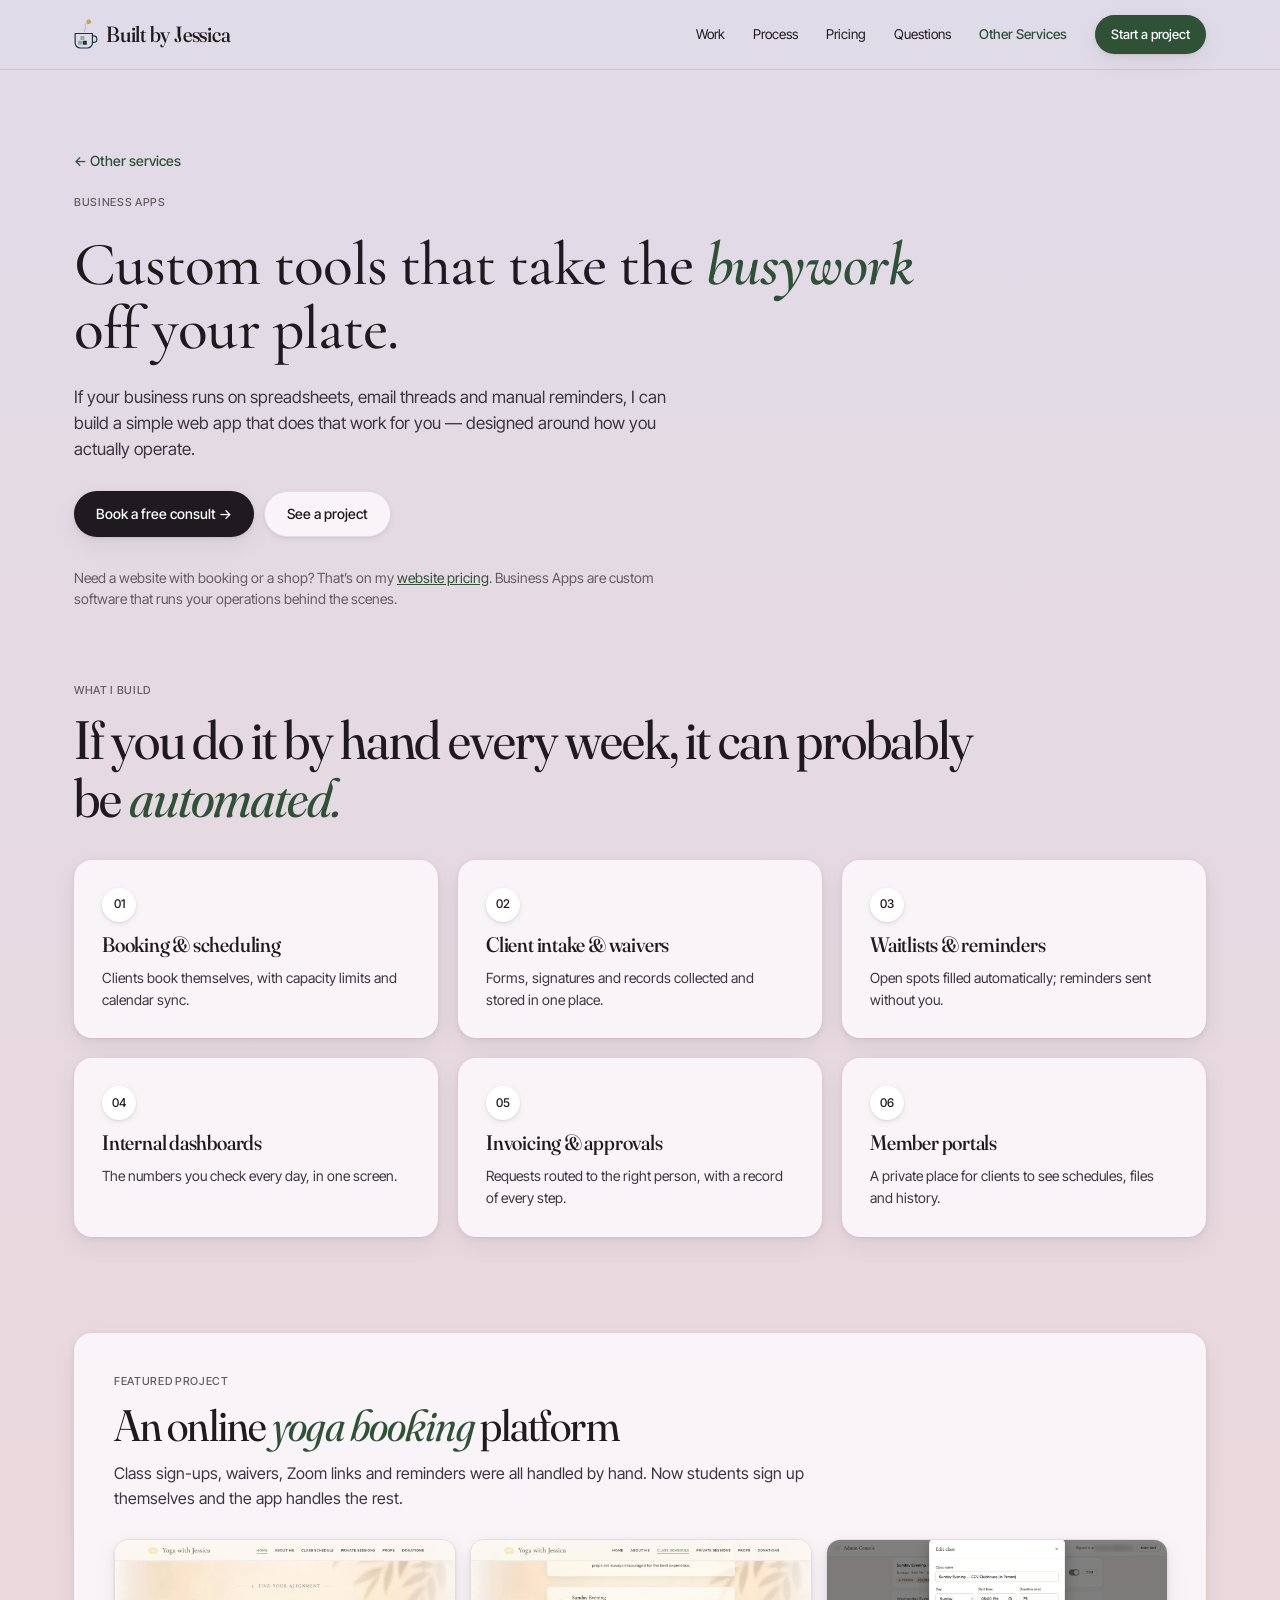
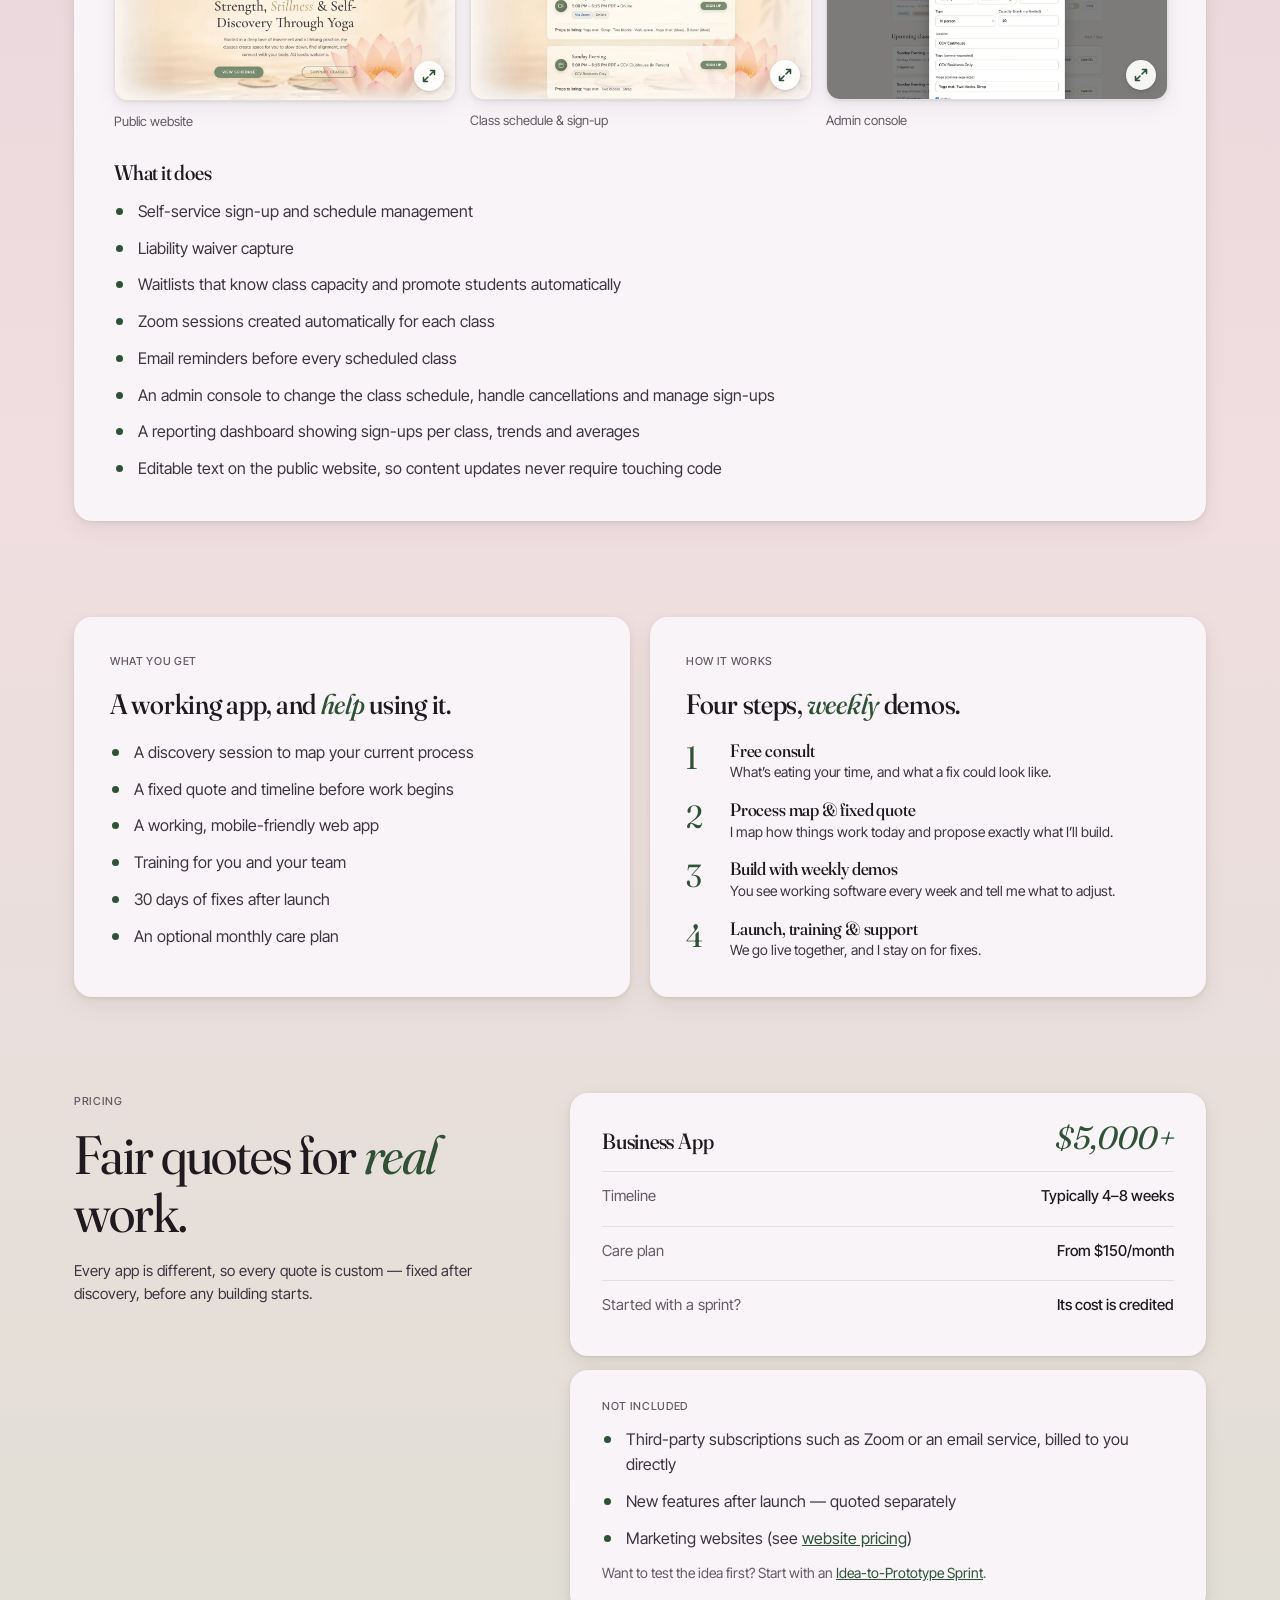
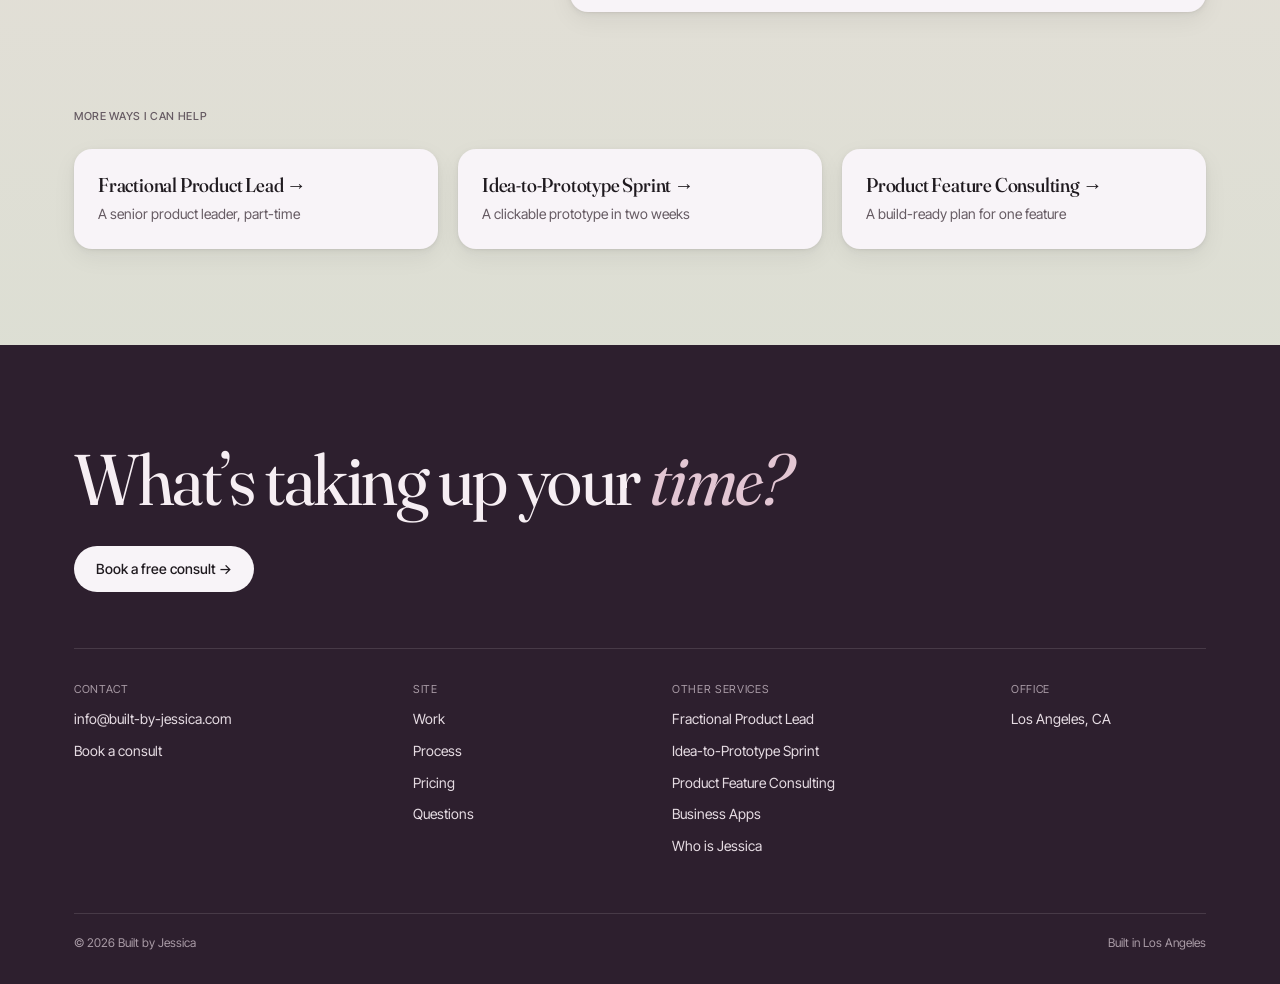
<file: services/business-apps.html>
<!DOCTYPE html>
<html lang="en">
<head>
<meta charset="UTF-8" />
<meta name="viewport" content="width=device-width, initial-scale=1.0" />
<title>Business Apps – Built by Jessica</title>
<meta name="description" content="Custom web apps that take the busywork off your plate — booking, intake, waitlists, reminders and dashboards, built around how you work. From $5,000.">
<meta name="theme-color" content="#F4ECD8">
<link rel="canonical" href="https://built-by-jessica.com/services/business-apps.html">
<meta property="og:type" content="website">
<meta property="og:url" content="https://built-by-jessica.com/services/business-apps.html">
<meta property="og:title" content="Business Apps – Built by Jessica">
<meta property="og:description" content="Custom web apps that take the busywork off your plate — booking, intake, waitlists, reminders and dashboards, built around how you work. From $5,000.">
<meta property="og:image" content="https://built-by-jessica.com/assets/og-image.jpg">
<meta name="twitter:card" content="summary_large_image">
<meta name="twitter:title" content="Business Apps – Built by Jessica">
<meta name="twitter:description" content="Custom web apps that take the busywork off your plate — booking, intake, waitlists, reminders and dashboards, built around how you work. From $5,000.">
<meta name="twitter:image" content="https://built-by-jessica.com/assets/og-image.jpg">
<link rel="icon" href="/favicon.ico" sizes="any">
<link rel="icon" type="image/svg+xml" href="/favicon.svg">
<link rel="apple-touch-icon" href="/apple-touch-icon.png">
<link rel="icon" type="image/png" sizes="192x192" href="/favicon-192.png">
<link rel="icon" type="image/png" sizes="512x512" href="/favicon-512.png">
<!-- Google tag (gtag.js) -->
<script async src="https://www.googletagmanager.com/gtag/js?id=G-B0Y84X6RG4"></script>
<script>
  window.dataLayer = window.dataLayer || [];
  function gtag(){dataLayer.push(arguments);}
  gtag('js', new Date());
  gtag('config', 'G-B0Y84X6RG4');
</script>
<link rel="preconnect" href="https://fonts.googleapis.com">
<link rel="preconnect" href="https://fonts.gstatic.com" crossorigin>
<link href="https://fonts.googleapis.com/css2?family=Cormorant+Garamond:ital,wght@0,400;0,500;0,600;0,700;1,400;1,500;1,600&family=Fraunces:ital,opsz,wght@0,9..144,400;0,9..144,500;0,9..144,600;1,9..144,400;1,9..144,500&family=Inter+Tight:wght@400;500;600&family=Yeseva+One&display=swap" rel="stylesheet">
<link rel="stylesheet" href="/assets/subpages.css">
</head>
<body>
<div class="page">

<header class="site-header">
<div class="wrap">
<a href="/" class="logo"><img src="/assets/logo.svg" alt="" width="24" height="30">Built by Jessica</a>
<nav class="nav" aria-label="Main">
<a href="/#work">Work</a>
<a href="/#process">Process</a>
<a href="/#pricing">Pricing</a>
<a href="/#faq">Questions</a>
<a href="/services/" class="active">Other Services</a>
<a href="/#start" class="cta">Start a project</a>
</nav>
</div>
</header>

<section style="padding: 80px 0 72px;">
<div class="wrap" style="display: flex; flex-direction: column; gap: 22px;">
<a href="/services/" style="font-size: 14px; font-weight: 500; text-decoration: none;">← Other services</a>
<span class="label">Business Apps</span>
<h1 style="font-size: clamp(38px, 4.8vw, 62px); max-width: 880px;">Custom tools that take the <span class="acc">busywork</span> off your plate.</h1>
<p class="soft" style="font-size: 17px; max-width: 620px;">If your business runs on spreadsheets, email threads and manual reminders, I can build a simple web app that does that work for you — designed around how you actually operate.</p>
<div style="display: flex; flex-wrap: wrap; gap: 10px; margin-top: 6px;">
<a class="btn" href="/#start">Book a free consult →</a>
<a class="btn2" href="#case-study">See a project</a>
</div>
<p class="mute" style="font-size: 14px; max-width: 620px; margin-top: 8px;">Need a website with booking or a shop? That’s on my <a href="/#pricing">website pricing</a>. Business Apps are custom software that runs your operations behind the scenes.</p>
</div>
</section>

<section style="padding: 0 0 96px;">
<div class="wrap" style="display: flex; flex-direction: column; gap: 32px;">
<div style="display: flex; flex-direction: column; gap: 12px;">
<span class="label">What I build</span>
<h2 class="section-title" style="max-width: 900px;">If you do it by hand every week, it can probably be <span class="acc">automated.</span></h2>
</div>
<div style="display: flex; flex-wrap: wrap; gap: 20px;">
<div class="card" style="flex: 1 1 300px; display: flex; flex-direction: column; gap: 10px;"><span class="num">01</span><h3 style="font-size: 21px;">Booking &amp; scheduling</h3><p class="soft" style="font-size: 14px;">Clients book themselves, with capacity limits and calendar sync.</p></div>
<div class="card" style="flex: 1 1 300px; display: flex; flex-direction: column; gap: 10px;"><span class="num">02</span><h3 style="font-size: 21px;">Client intake &amp; waivers</h3><p class="soft" style="font-size: 14px;">Forms, signatures and records collected and stored in one place.</p></div>
<div class="card" style="flex: 1 1 300px; display: flex; flex-direction: column; gap: 10px;"><span class="num">03</span><h3 style="font-size: 21px;">Waitlists &amp; reminders</h3><p class="soft" style="font-size: 14px;">Open spots filled automatically; reminders sent without you.</p></div>
<div class="card" style="flex: 1 1 300px; display: flex; flex-direction: column; gap: 10px;"><span class="num">04</span><h3 style="font-size: 21px;">Internal dashboards</h3><p class="soft" style="font-size: 14px;">The numbers you check every day, in one screen.</p></div>
<div class="card" style="flex: 1 1 300px; display: flex; flex-direction: column; gap: 10px;"><span class="num">05</span><h3 style="font-size: 21px;">Invoicing &amp; approvals</h3><p class="soft" style="font-size: 14px;">Requests routed to the right person, with a record of every step.</p></div>
<div class="card" style="flex: 1 1 300px; display: flex; flex-direction: column; gap: 10px;"><span class="num">06</span><h3 style="font-size: 21px;">Member portals</h3><p class="soft" style="font-size: 14px;">A private place for clients to see schedules, files and history.</p></div>
</div>
</div>
</section>

<section id="case-study" style="padding: 0 0 96px;">
<div class="wrap">
<div class="card" style="display: flex; flex-direction: column; gap: 28px; padding: 40px;">
<div style="display: flex; flex-direction: column; gap: 12px; max-width: 760px;">
<span class="label">Featured project</span>
<h2 style="font-size: clamp(30px, 3.6vw, 44px);">An online <span class="acc">yoga booking</span> platform</h2>
<p class="soft" style="font-size: 16px;">Class sign-ups, waivers, Zoom links and reminders were all handled by hand. Now students sign up themselves and the app handles the rest.</p>
</div>
<div style="display: flex; flex-wrap: wrap; gap: 16px;">
<figure class="shot"><a class="shot-link" href="/assets/yoga-app-home-full.webp" aria-label="View full-size screenshot: Public website"><img src="/assets/yoga-app-home.webp" alt="Yoga with Jessica home page: “Strength, Stillness &amp; Self-Discovery Through Yoga” with View Schedule and Support Classes buttons" width="1200" height="566" loading="lazy"></a><figcaption>Public website</figcaption></figure>
<figure class="shot"><a class="shot-link" href="/assets/yoga-app-schedule-full.webp" aria-label="View full-size screenshot: Class schedule &amp; sign-up"><img src="/assets/yoga-app-schedule.webp" alt="Class schedule listing Sunday Evening classes online via Zoom and in person, each with a Sign Up button and props to bring" width="1200" height="562" loading="lazy"></a><figcaption>Class schedule &amp; sign-up</figcaption></figure>
<figure class="shot"><a class="shot-link" href="/assets/yoga-app-admin-full.webp" aria-label="View full-size screenshot: Admin console"><img src="/assets/yoga-app-admin.webp" alt="Admin console with the Edit class form: day, start time, duration, type, capacity, location, tags and props" width="1200" height="562" loading="lazy"></a><figcaption>Admin console</figcaption></figure>
</div>
<div style="display: flex; flex-wrap: wrap; gap: 40px;">
<div style="flex: 1 1 400px; display: flex; flex-direction: column; gap: 14px;">
<h3 style="font-size: 21px;">What it does</h3>
<ul class="check">
<li>Self-service sign-up and schedule management</li>
<li>Liability waiver capture</li>
<li>Waitlists that know class capacity and promote students automatically</li>
<li>Zoom sessions created automatically for each class</li>
<li>Email reminders before every scheduled class</li>
<li>An admin console to change the class schedule, handle cancellations and manage sign-ups</li>
<li>A reporting dashboard showing sign-ups per class, trends and averages</li>
<li>Editable text on the public website, so content updates never require touching code</li>
</ul>
</div>
</div>
</div>
</div>
</section>

<section style="padding: 0 0 96px;">
<div class="wrap" style="display: flex; flex-wrap: wrap; gap: 20px;">
<div class="card" style="flex: 1 1 440px; display: flex; flex-direction: column; gap: 18px; padding: 36px;">
<span class="label">What you get</span>
<h3 style="font-size: 28px;">A working app, and <span class="acc">help</span> using it.</h3>
<ul class="check">
<li>A discovery session to map your current process</li>
<li>A fixed quote and timeline before work begins</li>
<li>A working, mobile-friendly web app</li>
<li>Training for you and your team</li>
<li>30 days of fixes after launch</li>
<li>An optional monthly care plan</li>
</ul>
</div>
<div class="card" style="flex: 1 1 440px; display: flex; flex-direction: column; gap: 18px; padding: 36px;">
<span class="label">How it works</span>
<h3 style="font-size: 28px;">Four steps, <span class="acc">weekly</span> demos.</h3>
<div style="display: flex; flex-direction: column; gap: 16px;">
<div style="display: flex; gap: 16px;"><span class="disp" style="font-size: 32px; color: #2F5236; line-height: 1.1; width: 28px; flex-shrink: 0;">1</span><div><h3 style="font-size: 18px;">Free consult</h3><p class="soft" style="font-size: 14px;">What’s eating your time, and what a fix could look like.</p></div></div>
<div style="display: flex; gap: 16px;"><span class="disp" style="font-size: 32px; color: #2F5236; line-height: 1.1; width: 28px; flex-shrink: 0;">2</span><div><h3 style="font-size: 18px;">Process map &amp; fixed quote</h3><p class="soft" style="font-size: 14px;">I map how things work today and propose exactly what I’ll build.</p></div></div>
<div style="display: flex; gap: 16px;"><span class="disp" style="font-size: 32px; color: #2F5236; line-height: 1.1; width: 28px; flex-shrink: 0;">3</span><div><h3 style="font-size: 18px;">Build with weekly demos</h3><p class="soft" style="font-size: 14px;">You see working software every week and tell me what to adjust.</p></div></div>
<div style="display: flex; gap: 16px;"><span class="disp" style="font-size: 32px; color: #2F5236; line-height: 1.1; width: 28px; flex-shrink: 0;">4</span><div><h3 style="font-size: 18px;">Launch, training &amp; support</h3><p class="soft" style="font-size: 14px;">We go live together, and I stay on for fixes.</p></div></div>
</div>
</div>
</div>
</section>

<section id="pricing" style="padding: 0 0 96px;">
<div class="wrap" style="display: flex; flex-wrap: wrap; gap: 40px; align-items: flex-start;">
<div style="flex: 1 1 340px; display: flex; flex-direction: column; gap: 16px;">
<span class="label">Pricing</span>
<h2 class="section-title">Fair quotes for <span class="acc">real</span> work.</h2>
<p class="soft" style="font-size: 15px; max-width: 420px;">Every app is different, so every quote is custom — fixed after discovery, before any building starts.</p>
</div>
<div style="flex: 1 1 520px; display: flex; flex-direction: column; gap: 14px;">
<div class="card" style="display: flex; flex-direction: column; gap: 6px; padding: 28px 32px;">
<div style="display: flex; justify-content: space-between; align-items: baseline; flex-wrap: wrap; gap: 8px; padding-bottom: 10px;"><h3 style="font-size: 22px;">Business App</h3><span class="price">$5,000+</span></div>
<div class="row"><span class="mute">Timeline</span><span style="font-weight: 500;">Typically 4–8 weeks</span></div>
<div class="row"><span class="mute">Care plan</span><span style="font-weight: 500;">From $150/month</span></div>
<div class="row"><span class="mute">Started with a sprint?</span><span style="font-weight: 500;">Its cost is credited</span></div>
</div>
<div class="card" style="display: flex; flex-direction: column; gap: 12px; padding: 28px 32px;">
<span class="label">Not included</span>
<ul class="check">
<li>Third-party subscriptions such as Zoom or an email service, billed to you directly</li>
<li>New features after launch — quoted separately</li>
<li>Marketing websites (see <a href="/#pricing">website pricing</a>)</li>
</ul>
<p class="mute" style="font-size: 14px;">Want to test the idea first? Start with an <a href="/services/idea-to-prototype.html">Idea-to-Prototype Sprint</a>.</p>
</div>
</div>
</div>
</section>

<section style="padding: 0 0 96px;">
<div class="wrap" style="display: flex; flex-direction: column; gap: 24px;">
<span class="label">More ways I can help</span>
<div style="display: flex; flex-wrap: wrap; gap: 20px;">
<a class="card" href="/services/fractional-product-lead.html" style="flex: 1 1 280px; text-decoration: none; color: #1F1A1F; display: flex; flex-direction: column; gap: 6px; padding: 24px;"><h3 style="font-size: 20px;">Fractional Product Lead →</h3><span class="mute" style="font-size: 14px;">A senior product leader, part-time</span></a>
<a class="card" href="/services/idea-to-prototype.html" style="flex: 1 1 280px; text-decoration: none; color: #1F1A1F; display: flex; flex-direction: column; gap: 6px; padding: 24px;"><h3 style="font-size: 20px;">Idea-to-Prototype Sprint →</h3><span class="mute" style="font-size: 14px;">A clickable prototype in two weeks</span></a>
<a class="card" href="/services/product-feature-consulting.html" style="flex: 1 1 280px; text-decoration: none; color: #1F1A1F; display: flex; flex-direction: column; gap: 6px; padding: 24px;"><h3 style="font-size: 20px;">Product Feature Consulting →</h3><span class="mute" style="font-size: 14px;">A build-ready plan for one feature</span></a>
</div>
</div>
</section>

<footer class="foot">
<div class="wrap">
<div class="foot-cta">
<h2>What’s taking up your <em>time?</em></h2>
<a href="/#start" class="foot-btn">Book a free consult →</a>
</div>
<div class="foot-cols">
<div class="foot-col"><span class="foot-label">Contact</span><a href="mailto:info@built-by-jessica.com">info@built-by-jessica.com</a><a href="/#start">Book a consult</a></div>
<div class="foot-col narrow"><span class="foot-label">Site</span><a href="/#work">Work</a><a href="/#process">Process</a><a href="/#pricing">Pricing</a><a href="/#faq">Questions</a></div>
<div class="foot-col"><span class="foot-label">Other services</span><a href="/services/fractional-product-lead.html">Fractional Product Lead</a><a href="/services/idea-to-prototype.html">Idea-to-Prototype Sprint</a><a href="/services/product-feature-consulting.html">Product Feature Consulting</a><a href="/services/business-apps.html">Business Apps</a><a href="/about.html">Who is Jessica</a></div>
<div class="foot-col narrow"><span class="foot-label">Office</span><span class="foot-text">Los Angeles, CA</span></div>
</div>
<div class="foot-bottom"><span>© 2026 Built by Jessica</span><span>Built in Los Angeles</span></div>
</div>
</footer>

</div>
<dialog class="lightbox" id="lightbox" aria-label="Full-size screenshot">
<img alt="">
<button type="button" class="lightbox-close" aria-label="Close">×</button>
</dialog>
<script>
  // Open the featured-project screenshots full-size; without JS the links open the image directly.
  (function () {
    var box = document.getElementById('lightbox');
    if (!box || !box.showModal) return;
    var img = box.querySelector('img');
    document.querySelectorAll('.shot-link').forEach(function (link) {
      link.addEventListener('click', function (e) {
        e.preventDefault();
        var thumb = link.querySelector('img');
        img.src = link.href;
        img.alt = thumb.alt;
        box.showModal();
      });
    });
    box.addEventListener('click', function () { box.close(); });
    box.addEventListener('close', function () { img.removeAttribute('src'); });
  })();
</script>
</body>
</html>
</file>
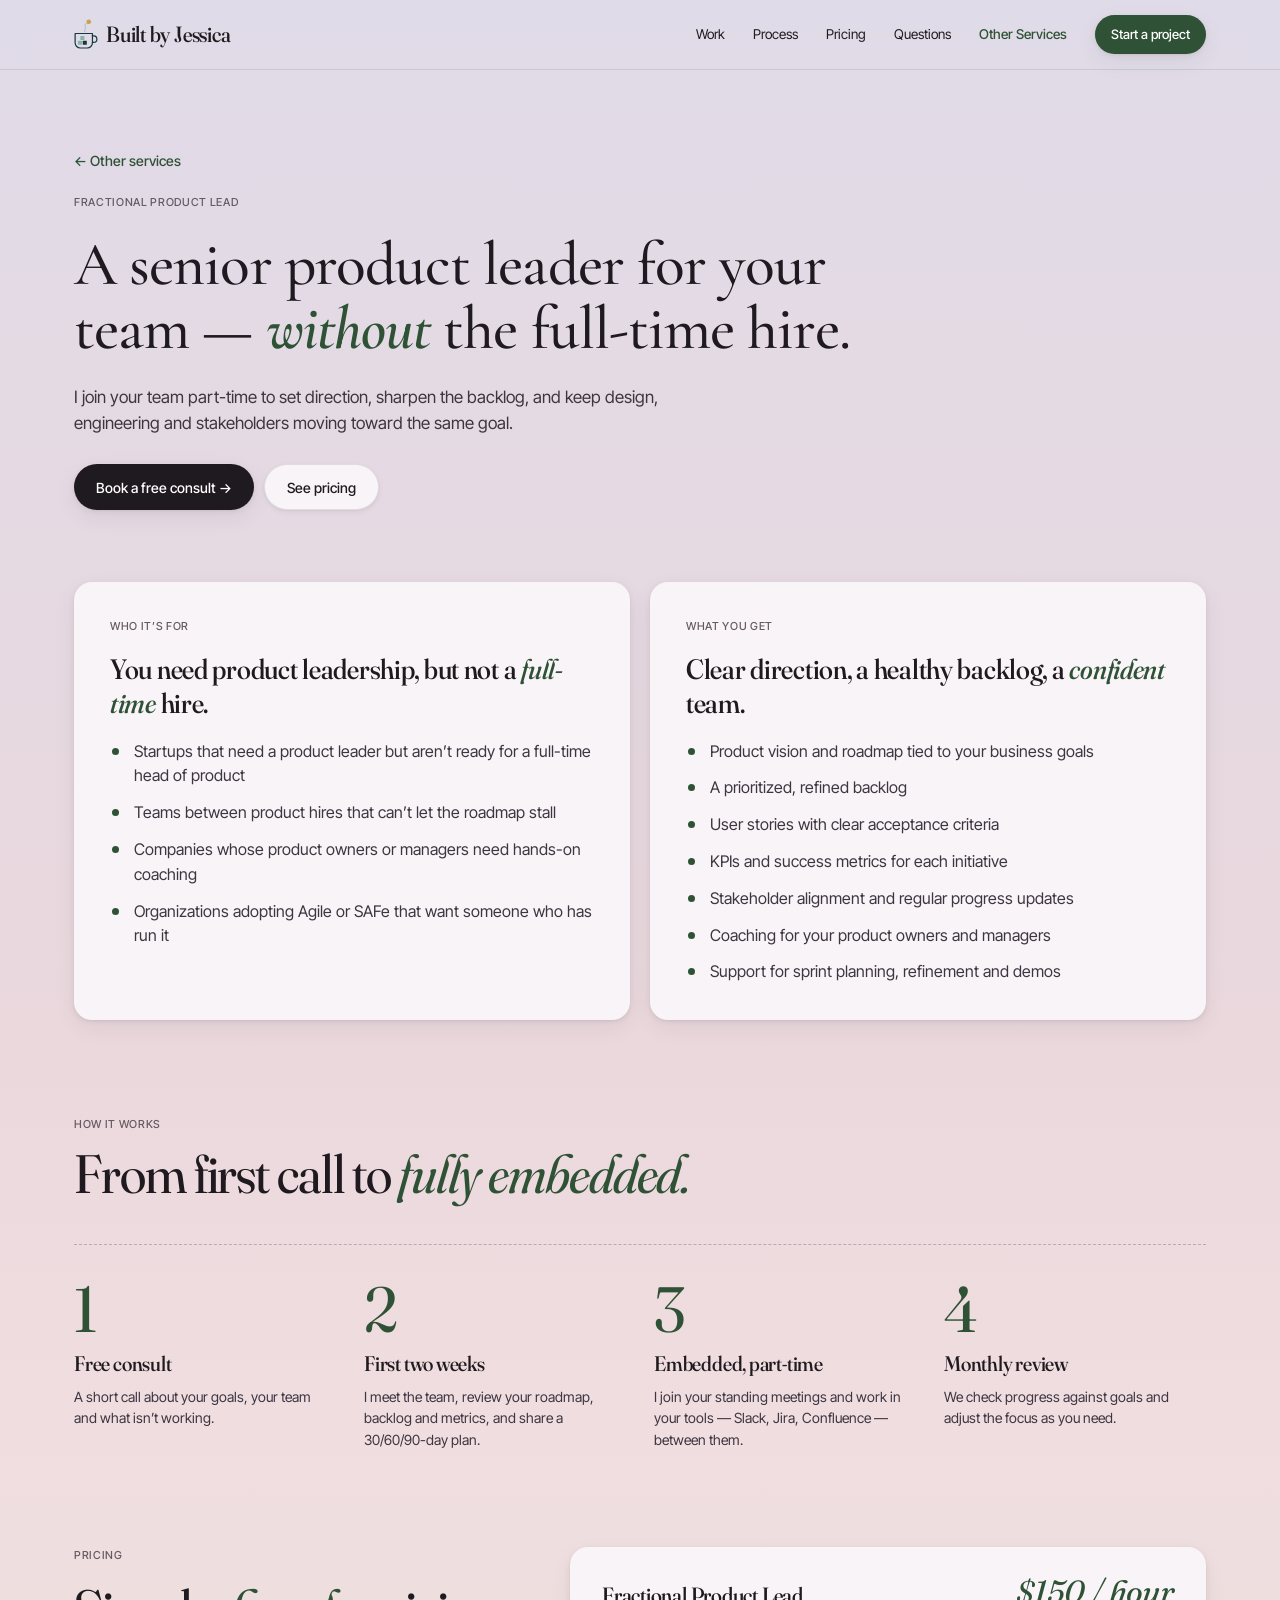
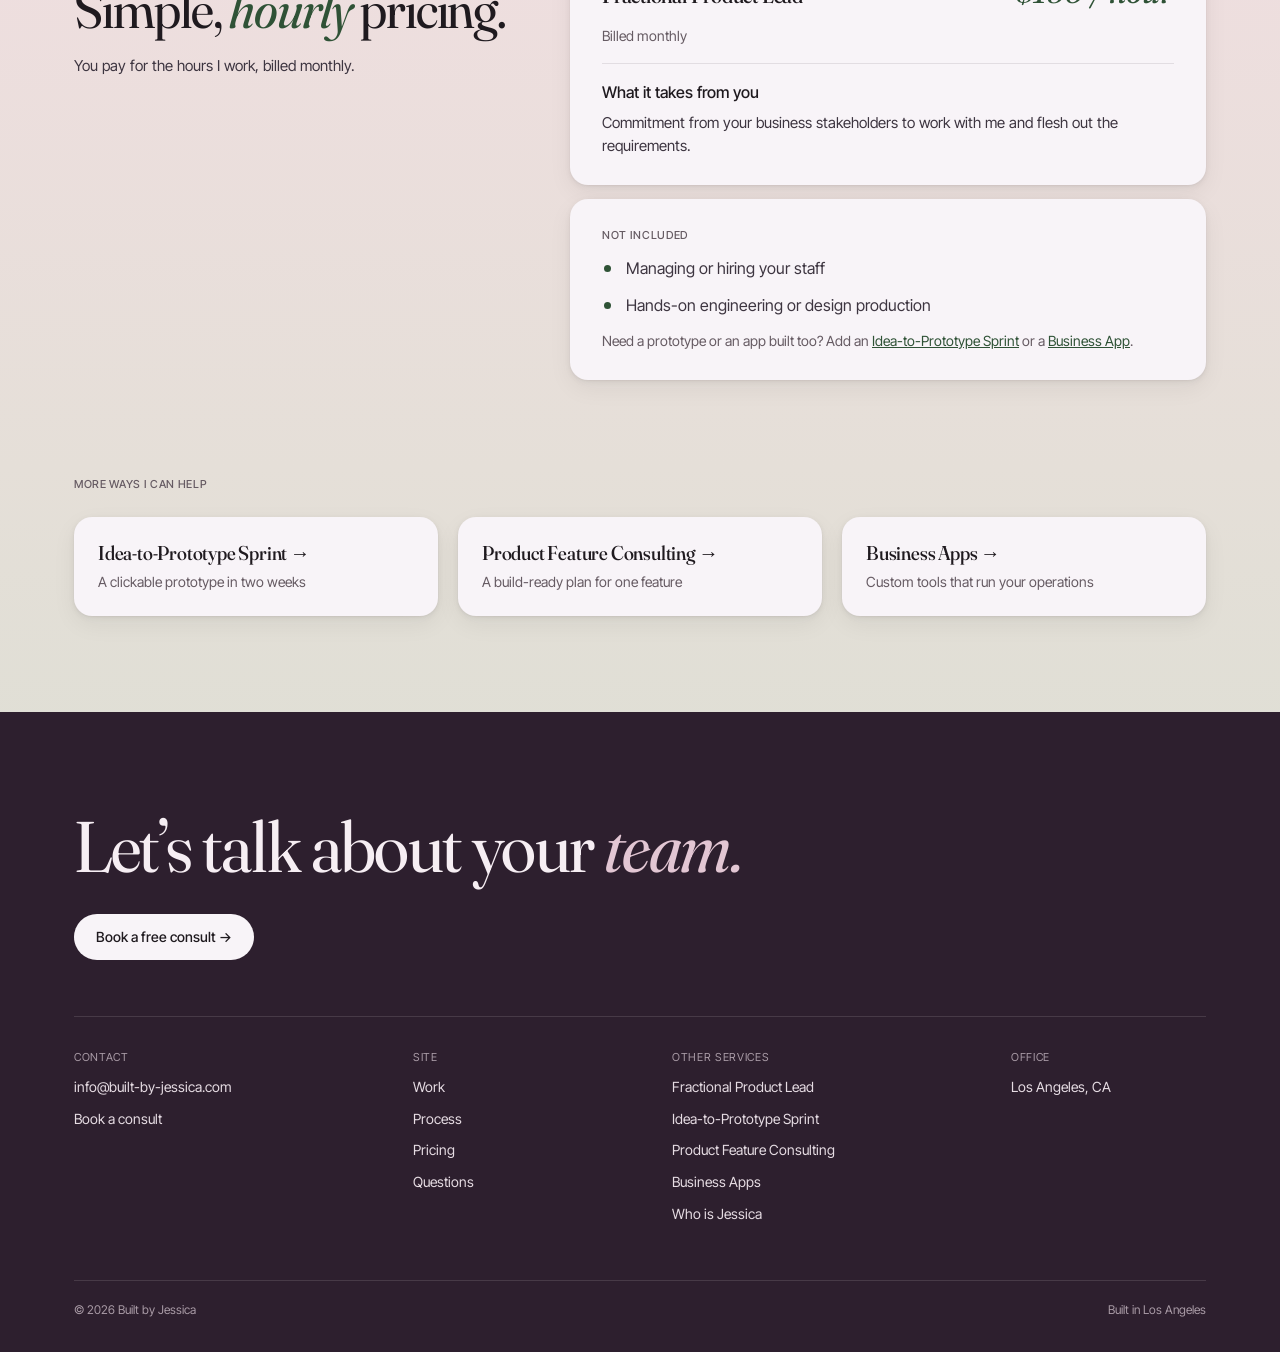
<file: services/fractional-product-lead.html>
<!DOCTYPE html>
<html lang="en">
<head>
<meta charset="UTF-8" />
<meta name="viewport" content="width=device-width, initial-scale=1.0" />
<title>Fractional Product Lead – Built by Jessica</title>
<meta name="description" content="A senior product leader for your team, part-time — roadmap, backlog, user stories and coaching, without the full-time hire. $150/hour, billed monthly.">
<meta name="theme-color" content="#F4ECD8">
<link rel="canonical" href="https://built-by-jessica.com/services/fractional-product-lead.html">
<meta property="og:type" content="website">
<meta property="og:url" content="https://built-by-jessica.com/services/fractional-product-lead.html">
<meta property="og:title" content="Fractional Product Lead – Built by Jessica">
<meta property="og:description" content="A senior product leader for your team, part-time — roadmap, backlog, user stories and coaching, without the full-time hire. $150/hour, billed monthly.">
<meta property="og:image" content="https://built-by-jessica.com/assets/og-image.jpg">
<meta name="twitter:card" content="summary_large_image">
<meta name="twitter:title" content="Fractional Product Lead – Built by Jessica">
<meta name="twitter:description" content="A senior product leader for your team, part-time — roadmap, backlog, user stories and coaching, without the full-time hire. $150/hour, billed monthly.">
<meta name="twitter:image" content="https://built-by-jessica.com/assets/og-image.jpg">
<link rel="icon" href="/favicon.ico" sizes="any">
<link rel="icon" type="image/svg+xml" href="/favicon.svg">
<link rel="apple-touch-icon" href="/apple-touch-icon.png">
<link rel="icon" type="image/png" sizes="192x192" href="/favicon-192.png">
<link rel="icon" type="image/png" sizes="512x512" href="/favicon-512.png">
<!-- Google tag (gtag.js) -->
<script async src="https://www.googletagmanager.com/gtag/js?id=G-B0Y84X6RG4"></script>
<script>
  window.dataLayer = window.dataLayer || [];
  function gtag(){dataLayer.push(arguments);}
  gtag('js', new Date());
  gtag('config', 'G-B0Y84X6RG4');
</script>
<link rel="preconnect" href="https://fonts.googleapis.com">
<link rel="preconnect" href="https://fonts.gstatic.com" crossorigin>
<link href="https://fonts.googleapis.com/css2?family=Cormorant+Garamond:ital,wght@0,400;0,500;0,600;0,700;1,400;1,500;1,600&family=Fraunces:ital,opsz,wght@0,9..144,400;0,9..144,500;0,9..144,600;1,9..144,400;1,9..144,500&family=Inter+Tight:wght@400;500;600&family=Yeseva+One&display=swap" rel="stylesheet">
<link rel="stylesheet" href="/assets/subpages.css">
</head>
<body>
<div class="page">

<header class="site-header">
<div class="wrap">
<a href="/" class="logo"><img src="/assets/logo.svg" alt="" width="24" height="30">Built by Jessica</a>
<nav class="nav" aria-label="Main">
<a href="/#work">Work</a>
<a href="/#process">Process</a>
<a href="/#pricing">Pricing</a>
<a href="/#faq">Questions</a>
<a href="/services/" class="active">Other Services</a>
<a href="/#start" class="cta">Start a project</a>
</nav>
</div>
</header>

<section style="padding: 80px 0 72px;">
<div class="wrap" style="display: flex; flex-direction: column; gap: 22px;">
<a href="/services/" style="font-size: 14px; font-weight: 500; text-decoration: none;">← Other services</a>
<span class="label">Fractional Product Lead</span>
<h1 style="font-size: clamp(38px, 4.8vw, 62px); max-width: 880px;">A senior product leader for your team — <span class="acc">without</span> the full-time hire.</h1>
<p class="soft" style="font-size: 17px; max-width: 620px;">I join your team part-time to set direction, sharpen the backlog, and keep design, engineering and stakeholders moving toward the same goal.</p>
<div style="display: flex; flex-wrap: wrap; gap: 10px; margin-top: 6px;">
<a class="btn" href="/#start">Book a free consult →</a>
<a class="btn2" href="#pricing">See pricing</a>
</div>
</div>
</section>

<section style="padding: 0 0 96px;">
<div class="wrap" style="display: flex; flex-wrap: wrap; gap: 20px;">
<div class="card" style="flex: 1 1 440px; display: flex; flex-direction: column; gap: 18px; padding: 36px;">
<span class="label">Who it’s for</span>
<h3 style="font-size: 28px;">You need product leadership, but not a <span class="acc">full-time</span> hire.</h3>
<ul class="check">
<li>Startups that need a product leader but aren’t ready for a full-time head of product</li>
<li>Teams between product hires that can’t let the roadmap stall</li>
<li>Companies whose product owners or managers need hands-on coaching</li>
<li>Organizations adopting Agile or SAFe that want someone who has run it</li>
</ul>
</div>
<div class="card" style="flex: 1 1 440px; display: flex; flex-direction: column; gap: 18px; padding: 36px;">
<span class="label">What you get</span>
<h3 style="font-size: 28px;">Clear direction, a healthy backlog, a <span class="acc">confident</span> team.</h3>
<ul class="check">
<li>Product vision and roadmap tied to your business goals</li>
<li>A prioritized, refined backlog</li>
<li>User stories with clear acceptance criteria</li>
<li>KPIs and success metrics for each initiative</li>
<li>Stakeholder alignment and regular progress updates</li>
<li>Coaching for your product owners and managers</li>
<li>Support for sprint planning, refinement and demos</li>
</ul>
</div>
</div>
</section>

<section style="padding: 0 0 96px;">
<div class="wrap" style="display: flex; flex-direction: column; gap: 40px;">
<div style="display: flex; flex-direction: column; gap: 12px;">
<span class="label">How it works</span>
<h2 class="section-title">From first call to <span class="acc">fully embedded.</span></h2>
</div>
<div style="display: flex; flex-wrap: wrap; gap: 28px; border-top: 1px dashed rgba(31, 26, 31, 0.25); padding-top: 32px;">
<div style="flex: 1 1 220px; display: flex; flex-direction: column; gap: 10px;"><span class="disp" style="font-size: 64px; color: #2F5236; line-height: 1;">1</span><h3 style="font-size: 21px;">Free consult</h3><p class="soft" style="font-size: 14px;">A short call about your goals, your team and what isn’t working.</p></div>
<div style="flex: 1 1 220px; display: flex; flex-direction: column; gap: 10px;"><span class="disp" style="font-size: 64px; color: #2F5236; line-height: 1;">2</span><h3 style="font-size: 21px;">First two weeks</h3><p class="soft" style="font-size: 14px;">I meet the team, review your roadmap, backlog and metrics, and share a 30/60/90-day plan.</p></div>
<div style="flex: 1 1 220px; display: flex; flex-direction: column; gap: 10px;"><span class="disp" style="font-size: 64px; color: #2F5236; line-height: 1;">3</span><h3 style="font-size: 21px;">Embedded, part-time</h3><p class="soft" style="font-size: 14px;">I join your standing meetings and work in your tools — Slack, Jira, Confluence — between them.</p></div>
<div style="flex: 1 1 220px; display: flex; flex-direction: column; gap: 10px;"><span class="disp" style="font-size: 64px; color: #2F5236; line-height: 1;">4</span><h3 style="font-size: 21px;">Monthly review</h3><p class="soft" style="font-size: 14px;">We check progress against goals and adjust the focus as you need.</p></div>
</div>
</div>
</section>

<section id="pricing" style="padding: 0 0 96px;">
<div class="wrap" style="display: flex; flex-wrap: wrap; gap: 40px; align-items: flex-start;">
<div style="flex: 1 1 340px; display: flex; flex-direction: column; gap: 16px;">
<span class="label">Pricing</span>
<h2 class="section-title">Simple, <span class="acc">hourly</span> pricing.</h2>
<p class="soft" style="font-size: 15px; max-width: 420px;">You pay for the hours I work, billed monthly.</p>
</div>
<div style="flex: 1 1 520px; display: flex; flex-direction: column; gap: 14px;">
<div class="card" style="display: flex; flex-direction: column; gap: 16px; padding: 28px 32px;">
<div style="display: flex; justify-content: space-between; align-items: baseline; flex-wrap: wrap; gap: 8px;"><h3 style="font-size: 22px;">Fractional Product Lead</h3><span class="price">$150 / hour</span></div>
<p class="mute" style="font-size: 14px;">Billed monthly</p>
<div style="border-top: 1px solid rgba(31, 26, 31, 0.10); padding-top: 16px; display: flex; flex-direction: column; gap: 6px;"><span style="font-weight: 500;">What it takes from you</span><p class="soft" style="font-size: 15px;">Commitment from your business stakeholders to work with me and flesh out the requirements.</p></div>
</div>
<div class="card" style="display: flex; flex-direction: column; gap: 12px; padding: 28px 32px;">
<span class="label">Not included</span>
<ul class="check">
<li>Managing or hiring your staff</li>
<li>Hands-on engineering or design production</li>
</ul>
<p class="mute" style="font-size: 14px;">Need a prototype or an app built too? Add an <a href="/services/idea-to-prototype.html">Idea-to-Prototype Sprint</a> or a <a href="/services/business-apps.html">Business App</a>.</p>
</div>
</div>
</div>
</section>

<section style="padding: 0 0 96px;">
<div class="wrap" style="display: flex; flex-direction: column; gap: 24px;">
<span class="label">More ways I can help</span>
<div style="display: flex; flex-wrap: wrap; gap: 20px;">
<a class="card" href="/services/idea-to-prototype.html" style="flex: 1 1 280px; text-decoration: none; color: #1F1A1F; display: flex; flex-direction: column; gap: 6px; padding: 24px;"><h3 style="font-size: 20px;">Idea-to-Prototype Sprint →</h3><span class="mute" style="font-size: 14px;">A clickable prototype in two weeks</span></a>
<a class="card" href="/services/product-feature-consulting.html" style="flex: 1 1 280px; text-decoration: none; color: #1F1A1F; display: flex; flex-direction: column; gap: 6px; padding: 24px;"><h3 style="font-size: 20px;">Product Feature Consulting →</h3><span class="mute" style="font-size: 14px;">A build-ready plan for one feature</span></a>
<a class="card" href="/services/business-apps.html" style="flex: 1 1 280px; text-decoration: none; color: #1F1A1F; display: flex; flex-direction: column; gap: 6px; padding: 24px;"><h3 style="font-size: 20px;">Business Apps →</h3><span class="mute" style="font-size: 14px;">Custom tools that run your operations</span></a>
</div>
</div>
</section>

<footer class="foot">
<div class="wrap">
<div class="foot-cta">
<h2>Let’s talk about your <em>team.</em></h2>
<a href="/#start" class="foot-btn">Book a free consult →</a>
</div>
<div class="foot-cols">
<div class="foot-col"><span class="foot-label">Contact</span><a href="mailto:info@built-by-jessica.com">info@built-by-jessica.com</a><a href="/#start">Book a consult</a></div>
<div class="foot-col narrow"><span class="foot-label">Site</span><a href="/#work">Work</a><a href="/#process">Process</a><a href="/#pricing">Pricing</a><a href="/#faq">Questions</a></div>
<div class="foot-col"><span class="foot-label">Other services</span><a href="/services/fractional-product-lead.html">Fractional Product Lead</a><a href="/services/idea-to-prototype.html">Idea-to-Prototype Sprint</a><a href="/services/product-feature-consulting.html">Product Feature Consulting</a><a href="/services/business-apps.html">Business Apps</a><a href="/about.html">Who is Jessica</a></div>
<div class="foot-col narrow"><span class="foot-label">Office</span><span class="foot-text">Los Angeles, CA</span></div>
</div>
<div class="foot-bottom"><span>© 2026 Built by Jessica</span><span>Built in Los Angeles</span></div>
</div>
</footer>

</div>
</body>
</html>
</file>
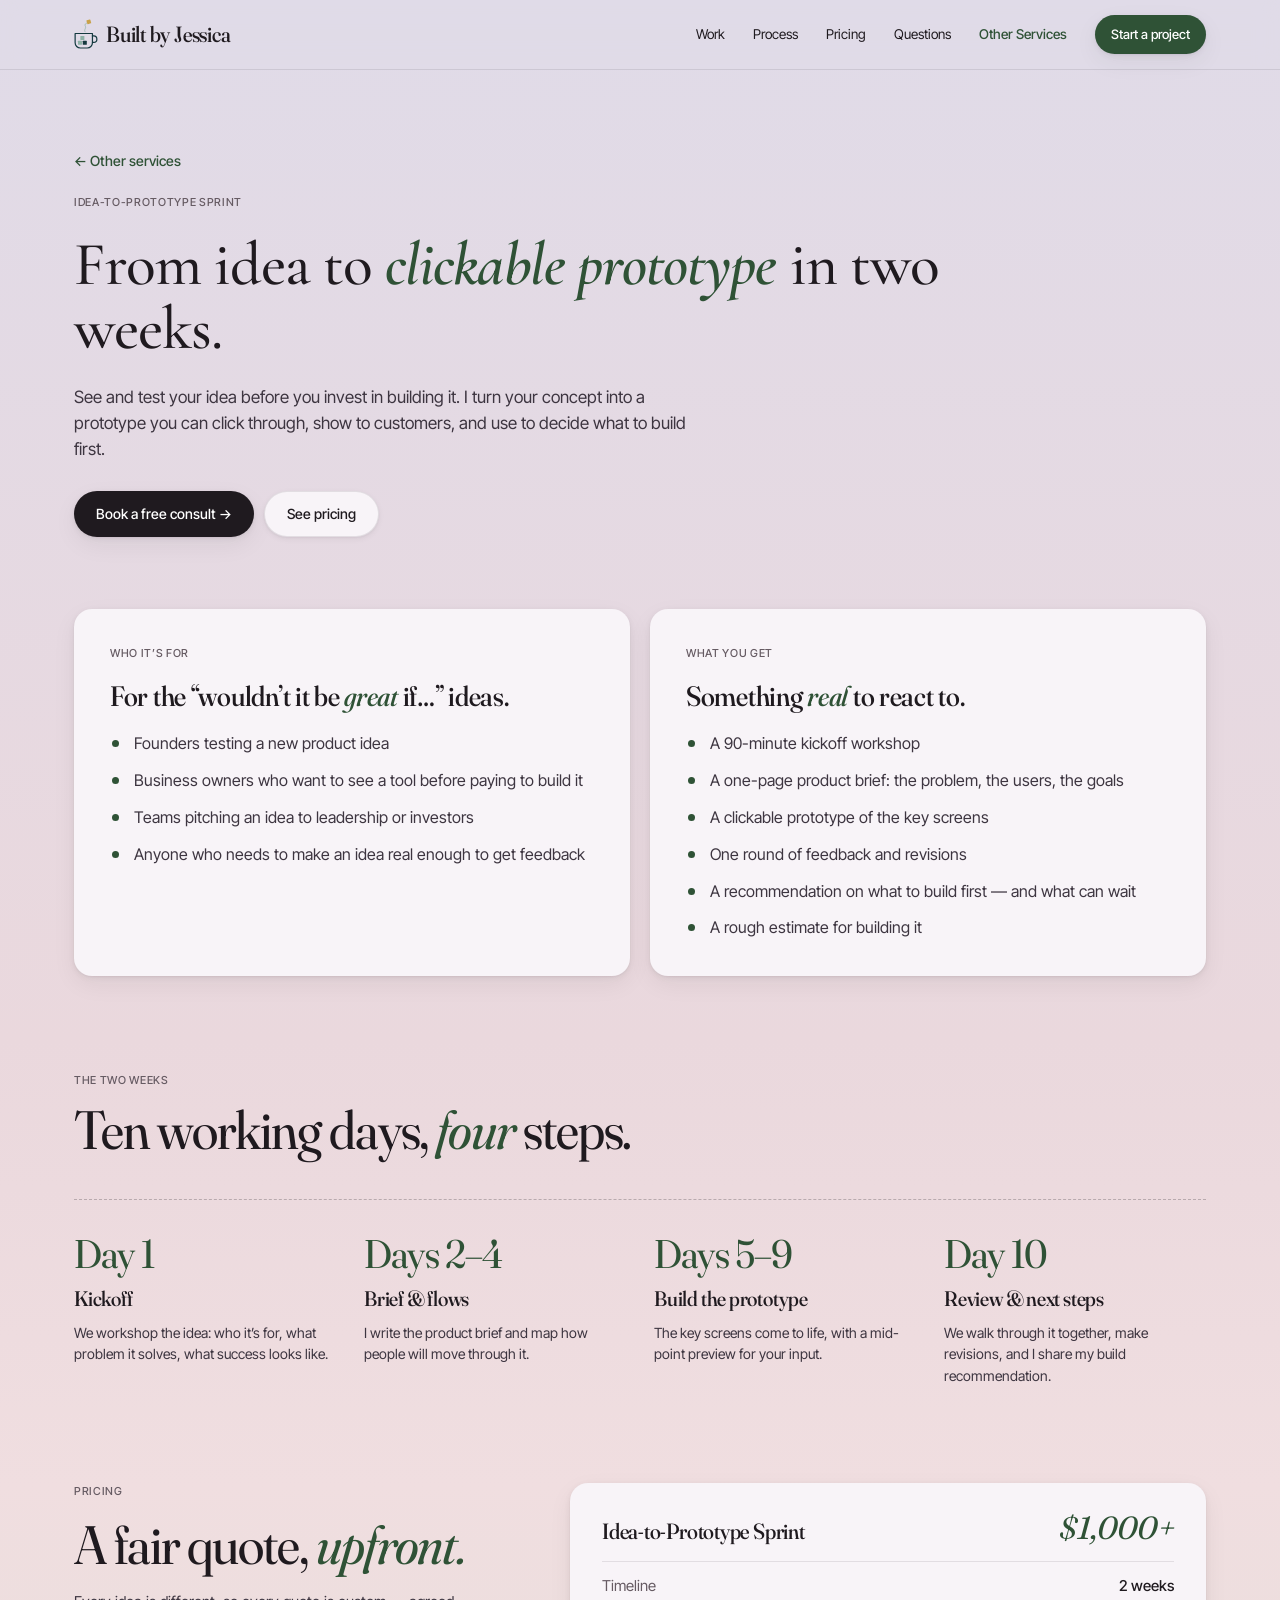
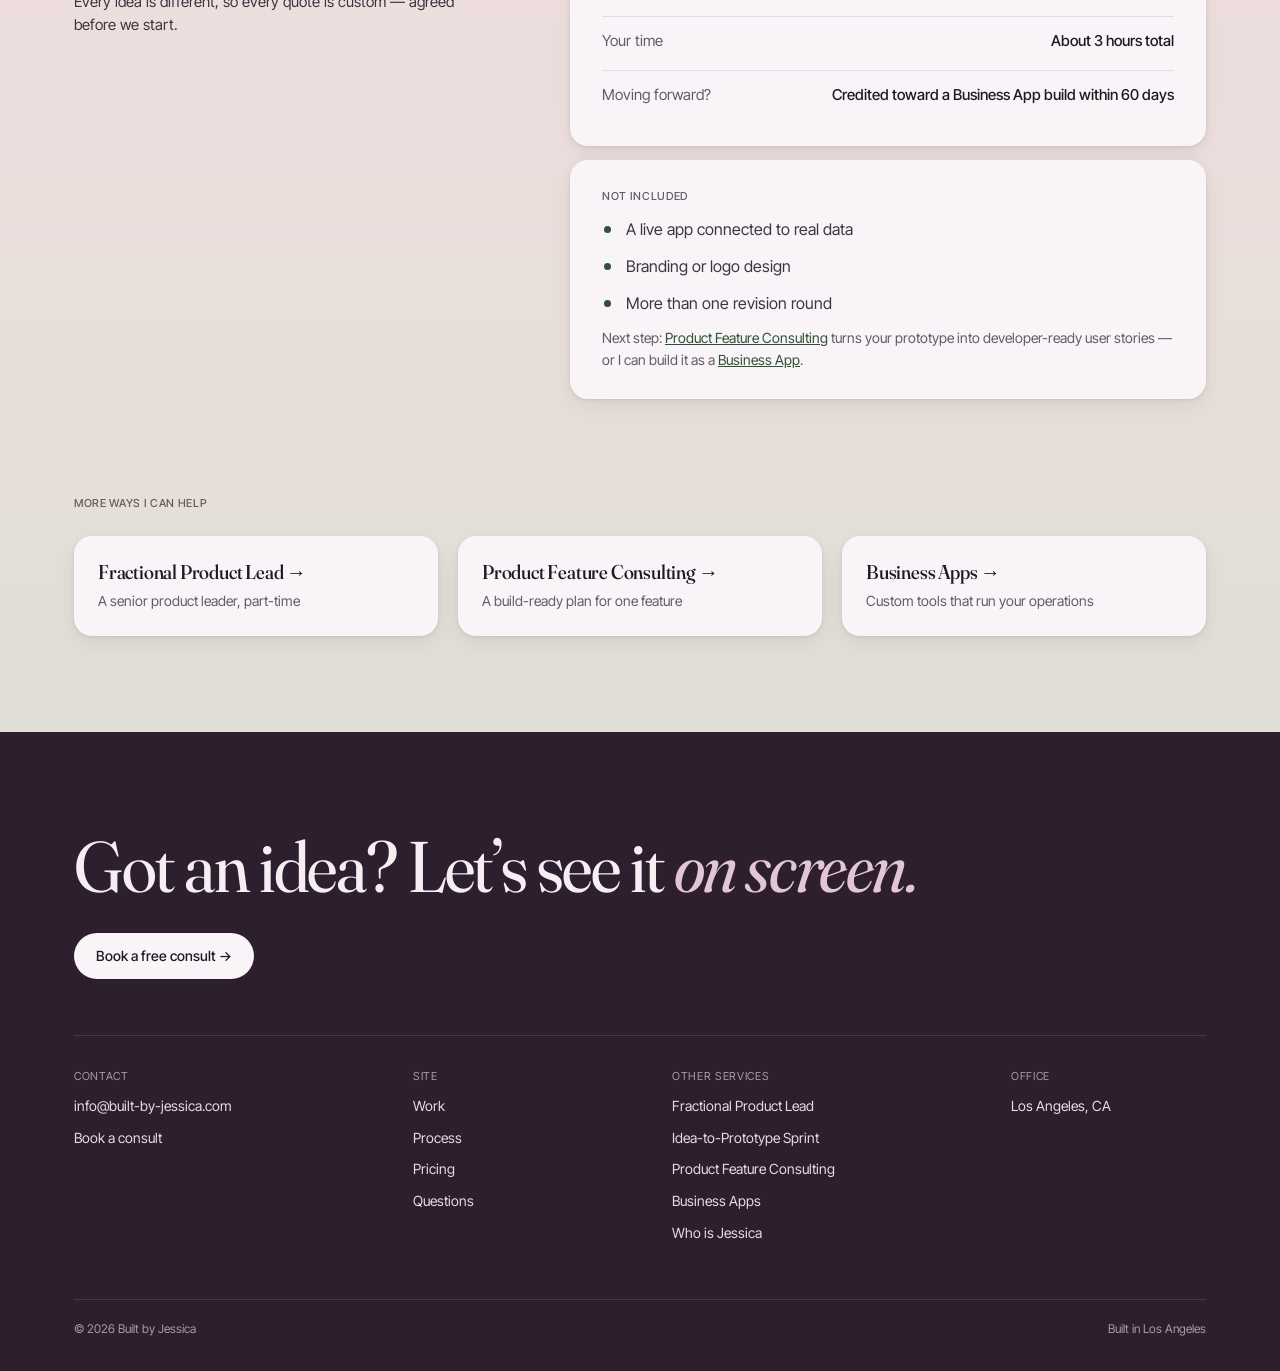
<file: services/idea-to-prototype.html>
<!DOCTYPE html>
<html lang="en">
<head>
<meta charset="UTF-8" />
<meta name="viewport" content="width=device-width, initial-scale=1.0" />
<title>Idea-to-Prototype Sprint – Built by Jessica</title>
<meta name="description" content="Go from idea to a clickable prototype in two weeks. See and test your idea with real customers before you invest in building it. From $1,000.">
<meta name="theme-color" content="#F4ECD8">
<link rel="canonical" href="https://built-by-jessica.com/services/idea-to-prototype.html">
<meta property="og:type" content="website">
<meta property="og:url" content="https://built-by-jessica.com/services/idea-to-prototype.html">
<meta property="og:title" content="Idea-to-Prototype Sprint – Built by Jessica">
<meta property="og:description" content="Go from idea to a clickable prototype in two weeks. See and test your idea with real customers before you invest in building it. From $1,000.">
<meta property="og:image" content="https://built-by-jessica.com/assets/og-image.jpg">
<meta name="twitter:card" content="summary_large_image">
<meta name="twitter:title" content="Idea-to-Prototype Sprint – Built by Jessica">
<meta name="twitter:description" content="Go from idea to a clickable prototype in two weeks. See and test your idea with real customers before you invest in building it. From $1,000.">
<meta name="twitter:image" content="https://built-by-jessica.com/assets/og-image.jpg">
<link rel="icon" href="/favicon.ico" sizes="any">
<link rel="icon" type="image/svg+xml" href="/favicon.svg">
<link rel="apple-touch-icon" href="/apple-touch-icon.png">
<link rel="icon" type="image/png" sizes="192x192" href="/favicon-192.png">
<link rel="icon" type="image/png" sizes="512x512" href="/favicon-512.png">
<!-- Google tag (gtag.js) -->
<script async src="https://www.googletagmanager.com/gtag/js?id=G-B0Y84X6RG4"></script>
<script>
  window.dataLayer = window.dataLayer || [];
  function gtag(){dataLayer.push(arguments);}
  gtag('js', new Date());
  gtag('config', 'G-B0Y84X6RG4');
</script>
<link rel="preconnect" href="https://fonts.googleapis.com">
<link rel="preconnect" href="https://fonts.gstatic.com" crossorigin>
<link href="https://fonts.googleapis.com/css2?family=Cormorant+Garamond:ital,wght@0,400;0,500;0,600;0,700;1,400;1,500;1,600&family=Fraunces:ital,opsz,wght@0,9..144,400;0,9..144,500;0,9..144,600;1,9..144,400;1,9..144,500&family=Inter+Tight:wght@400;500;600&family=Yeseva+One&display=swap" rel="stylesheet">
<link rel="stylesheet" href="/assets/subpages.css">
</head>
<body>
<div class="page">

<header class="site-header">
<div class="wrap">
<a href="/" class="logo"><img src="/assets/logo.svg" alt="" width="24" height="30">Built by Jessica</a>
<nav class="nav" aria-label="Main">
<a href="/#work">Work</a>
<a href="/#process">Process</a>
<a href="/#pricing">Pricing</a>
<a href="/#faq">Questions</a>
<a href="/services/" class="active">Other Services</a>
<a href="/#start" class="cta">Start a project</a>
</nav>
</div>
</header>

<section style="padding: 80px 0 72px;">
<div class="wrap" style="display: flex; flex-direction: column; gap: 22px;">
<a href="/services/" style="font-size: 14px; font-weight: 500; text-decoration: none;">← Other services</a>
<span class="label">Idea-to-Prototype Sprint</span>
<h1 style="font-size: clamp(38px, 4.8vw, 62px); max-width: 880px;">From idea to <span class="acc">clickable prototype</span> in two weeks.</h1>
<p class="soft" style="font-size: 17px; max-width: 620px;">See and test your idea before you invest in building it. I turn your concept into a prototype you can click through, show to customers, and use to decide what to build first.</p>
<div style="display: flex; flex-wrap: wrap; gap: 10px; margin-top: 6px;">
<a class="btn" href="/#start">Book a free consult →</a>
<a class="btn2" href="#pricing">See pricing</a>
</div>
</div>
</section>

<section style="padding: 0 0 96px;">
<div class="wrap" style="display: flex; flex-wrap: wrap; gap: 20px;">
<div class="card" style="flex: 1 1 440px; display: flex; flex-direction: column; gap: 18px; padding: 36px;">
<span class="label">Who it’s for</span>
<h3 style="font-size: 28px;">For the “wouldn’t it be <span class="acc">great</span> if…” ideas.</h3>
<ul class="check">
<li>Founders testing a new product idea</li>
<li>Business owners who want to see a tool before paying to build it</li>
<li>Teams pitching an idea to leadership or investors</li>
<li>Anyone who needs to make an idea real enough to get feedback</li>
</ul>
</div>
<div class="card" style="flex: 1 1 440px; display: flex; flex-direction: column; gap: 18px; padding: 36px;">
<span class="label">What you get</span>
<h3 style="font-size: 28px;">Something <span class="acc">real</span> to react to.</h3>
<ul class="check">
<li>A 90-minute kickoff workshop</li>
<li>A one-page product brief: the problem, the users, the goals</li>
<li>A clickable prototype of the key screens</li>
<li>One round of feedback and revisions</li>
<li>A recommendation on what to build first — and what can wait</li>
<li>A rough estimate for building it</li>
</ul>
</div>
</div>
</section>

<section style="padding: 0 0 96px;">
<div class="wrap" style="display: flex; flex-direction: column; gap: 40px;">
<div style="display: flex; flex-direction: column; gap: 12px;">
<span class="label">The two weeks</span>
<h2 class="section-title">Ten working days, <span class="acc">four</span> steps.</h2>
</div>
<div style="display: flex; flex-wrap: wrap; gap: 28px; border-top: 1px dashed rgba(31, 26, 31, 0.25); padding-top: 32px;">
<div style="flex: 1 1 220px; display: flex; flex-direction: column; gap: 10px;"><span class="disp" style="font-size: 40px; color: #2F5236; line-height: 1.1;">Day 1</span><h3 style="font-size: 21px;">Kickoff</h3><p class="soft" style="font-size: 14px;">We workshop the idea: who it’s for, what problem it solves, what success looks like.</p></div>
<div style="flex: 1 1 220px; display: flex; flex-direction: column; gap: 10px;"><span class="disp" style="font-size: 40px; color: #2F5236; line-height: 1.1;">Days 2–4</span><h3 style="font-size: 21px;">Brief &amp; flows</h3><p class="soft" style="font-size: 14px;">I write the product brief and map how people will move through it.</p></div>
<div style="flex: 1 1 220px; display: flex; flex-direction: column; gap: 10px;"><span class="disp" style="font-size: 40px; color: #2F5236; line-height: 1.1;">Days 5–9</span><h3 style="font-size: 21px;">Build the prototype</h3><p class="soft" style="font-size: 14px;">The key screens come to life, with a mid-point preview for your input.</p></div>
<div style="flex: 1 1 220px; display: flex; flex-direction: column; gap: 10px;"><span class="disp" style="font-size: 40px; color: #2F5236; line-height: 1.1;">Day 10</span><h3 style="font-size: 21px;">Review &amp; next steps</h3><p class="soft" style="font-size: 14px;">We walk through it together, make revisions, and I share my build recommendation.</p></div>
</div>
</div>
</section>

<section id="pricing" style="padding: 0 0 96px;">
<div class="wrap" style="display: flex; flex-wrap: wrap; gap: 40px; align-items: flex-start;">
<div style="flex: 1 1 340px; display: flex; flex-direction: column; gap: 16px;">
<span class="label">Pricing</span>
<h2 class="section-title">A fair quote, <span class="acc">upfront.</span></h2>
<p class="soft" style="font-size: 15px; max-width: 420px;">Every idea is different, so every quote is custom — agreed before we start.</p>
</div>
<div style="flex: 1 1 520px; display: flex; flex-direction: column; gap: 14px;">
<div class="card" style="display: flex; flex-direction: column; gap: 6px; padding: 28px 32px;">
<div style="display: flex; justify-content: space-between; align-items: baseline; flex-wrap: wrap; gap: 8px; padding-bottom: 10px;"><h3 style="font-size: 22px;">Idea-to-Prototype Sprint</h3><span class="price">$1,000+</span></div>
<div class="row"><span class="mute">Timeline</span><span style="font-weight: 500;">2 weeks</span></div>
<div class="row"><span class="mute">Your time</span><span style="font-weight: 500;">About 3 hours total</span></div>
<div class="row"><span class="mute">Moving forward?</span><span style="font-weight: 500; text-align: right;">Credited toward a Business App build within 60 days</span></div>
</div>
<div class="card" style="display: flex; flex-direction: column; gap: 12px; padding: 28px 32px;">
<span class="label">Not included</span>
<ul class="check">
<li>A live app connected to real data</li>
<li>Branding or logo design</li>
<li>More than one revision round</li>
</ul>
<p class="mute" style="font-size: 14px;">Next step: <a href="/services/product-feature-consulting.html">Product Feature Consulting</a> turns your prototype into developer-ready user stories — or I can build it as a <a href="/services/business-apps.html">Business App</a>.</p>
</div>
</div>
</div>
</section>

<section style="padding: 0 0 96px;">
<div class="wrap" style="display: flex; flex-direction: column; gap: 24px;">
<span class="label">More ways I can help</span>
<div style="display: flex; flex-wrap: wrap; gap: 20px;">
<a class="card" href="/services/fractional-product-lead.html" style="flex: 1 1 280px; text-decoration: none; color: #1F1A1F; display: flex; flex-direction: column; gap: 6px; padding: 24px;"><h3 style="font-size: 20px;">Fractional Product Lead →</h3><span class="mute" style="font-size: 14px;">A senior product leader, part-time</span></a>
<a class="card" href="/services/product-feature-consulting.html" style="flex: 1 1 280px; text-decoration: none; color: #1F1A1F; display: flex; flex-direction: column; gap: 6px; padding: 24px;"><h3 style="font-size: 20px;">Product Feature Consulting →</h3><span class="mute" style="font-size: 14px;">A build-ready plan for one feature</span></a>
<a class="card" href="/services/business-apps.html" style="flex: 1 1 280px; text-decoration: none; color: #1F1A1F; display: flex; flex-direction: column; gap: 6px; padding: 24px;"><h3 style="font-size: 20px;">Business Apps →</h3><span class="mute" style="font-size: 14px;">Custom tools that run your operations</span></a>
</div>
</div>
</section>

<footer class="foot">
<div class="wrap">
<div class="foot-cta">
<h2>Got an idea? Let’s see it <em>on screen.</em></h2>
<a href="/#start" class="foot-btn">Book a free consult →</a>
</div>
<div class="foot-cols">
<div class="foot-col"><span class="foot-label">Contact</span><a href="mailto:info@built-by-jessica.com">info@built-by-jessica.com</a><a href="/#start">Book a consult</a></div>
<div class="foot-col narrow"><span class="foot-label">Site</span><a href="/#work">Work</a><a href="/#process">Process</a><a href="/#pricing">Pricing</a><a href="/#faq">Questions</a></div>
<div class="foot-col"><span class="foot-label">Other services</span><a href="/services/fractional-product-lead.html">Fractional Product Lead</a><a href="/services/idea-to-prototype.html">Idea-to-Prototype Sprint</a><a href="/services/product-feature-consulting.html">Product Feature Consulting</a><a href="/services/business-apps.html">Business Apps</a><a href="/about.html">Who is Jessica</a></div>
<div class="foot-col narrow"><span class="foot-label">Office</span><span class="foot-text">Los Angeles, CA</span></div>
</div>
<div class="foot-bottom"><span>© 2026 Built by Jessica</span><span>Built in Los Angeles</span></div>
</div>
</footer>

</div>
</body>
</html>
</file>
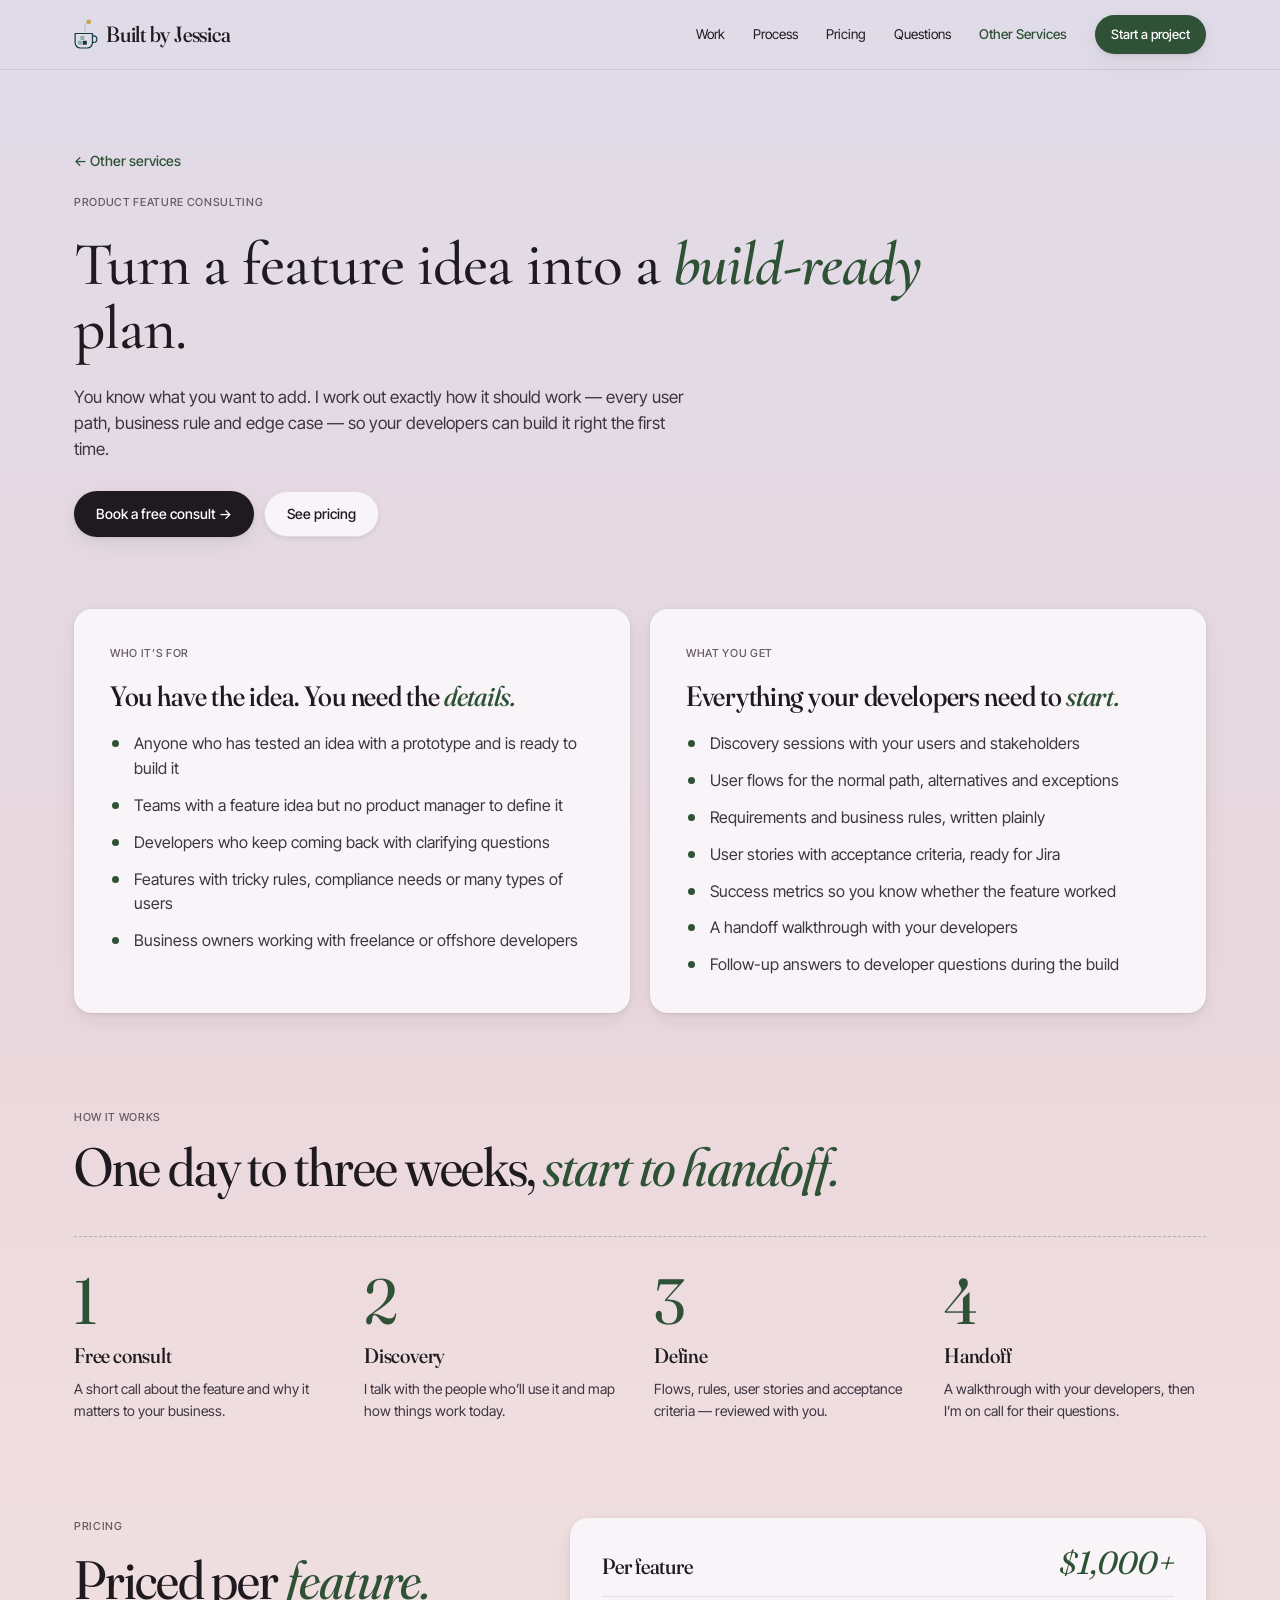
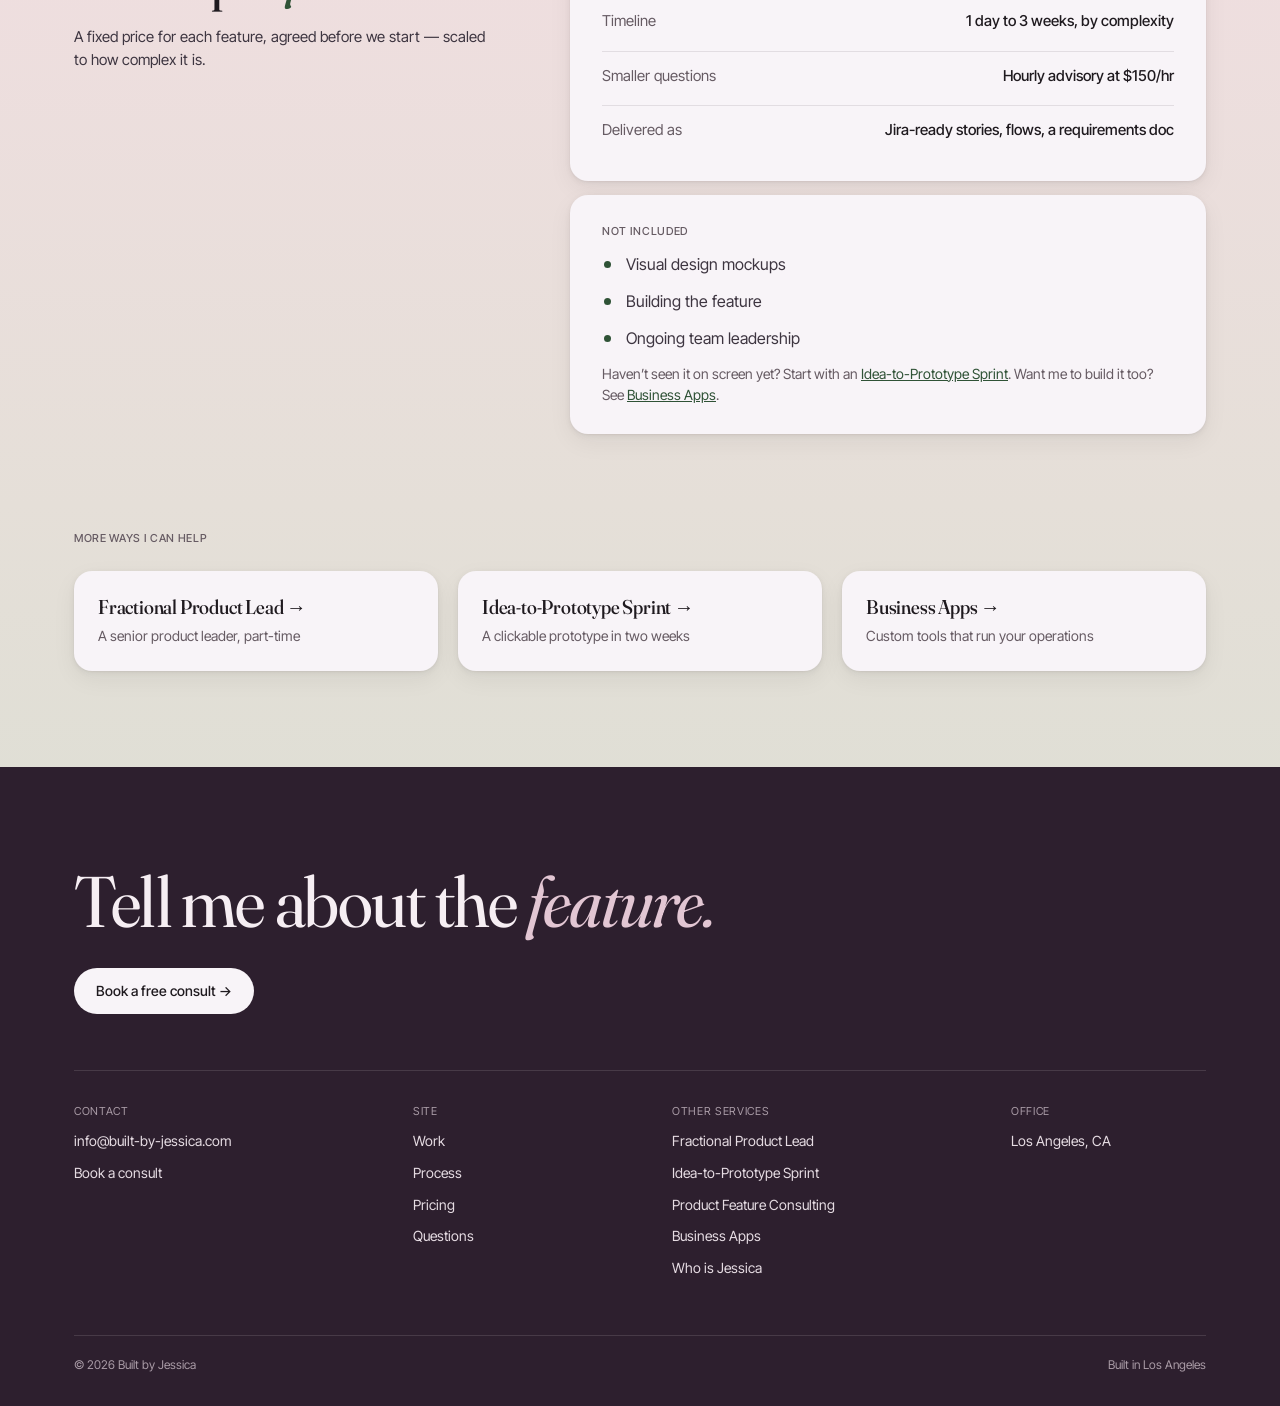
<file: services/product-feature-consulting.html>
<!DOCTYPE html>
<html lang="en">
<head>
<meta charset="UTF-8" />
<meta name="viewport" content="width=device-width, initial-scale=1.0" />
<title>Product Feature Consulting – Built by Jessica</title>
<meta name="description" content="Turn a feature idea into a build-ready plan — user flows, business rules and Jira-ready user stories your developers can build from. From $1,000 per feature.">
<meta name="theme-color" content="#F4ECD8">
<link rel="canonical" href="https://built-by-jessica.com/services/product-feature-consulting.html">
<meta property="og:type" content="website">
<meta property="og:url" content="https://built-by-jessica.com/services/product-feature-consulting.html">
<meta property="og:title" content="Product Feature Consulting – Built by Jessica">
<meta property="og:description" content="Turn a feature idea into a build-ready plan — user flows, business rules and Jira-ready user stories your developers can build from. From $1,000 per feature.">
<meta property="og:image" content="https://built-by-jessica.com/assets/og-image.jpg">
<meta name="twitter:card" content="summary_large_image">
<meta name="twitter:title" content="Product Feature Consulting – Built by Jessica">
<meta name="twitter:description" content="Turn a feature idea into a build-ready plan — user flows, business rules and Jira-ready user stories your developers can build from. From $1,000 per feature.">
<meta name="twitter:image" content="https://built-by-jessica.com/assets/og-image.jpg">
<link rel="icon" href="/favicon.ico" sizes="any">
<link rel="icon" type="image/svg+xml" href="/favicon.svg">
<link rel="apple-touch-icon" href="/apple-touch-icon.png">
<link rel="icon" type="image/png" sizes="192x192" href="/favicon-192.png">
<link rel="icon" type="image/png" sizes="512x512" href="/favicon-512.png">
<!-- Google tag (gtag.js) -->
<script async src="https://www.googletagmanager.com/gtag/js?id=G-B0Y84X6RG4"></script>
<script>
  window.dataLayer = window.dataLayer || [];
  function gtag(){dataLayer.push(arguments);}
  gtag('js', new Date());
  gtag('config', 'G-B0Y84X6RG4');
</script>
<link rel="preconnect" href="https://fonts.googleapis.com">
<link rel="preconnect" href="https://fonts.gstatic.com" crossorigin>
<link href="https://fonts.googleapis.com/css2?family=Cormorant+Garamond:ital,wght@0,400;0,500;0,600;0,700;1,400;1,500;1,600&family=Fraunces:ital,opsz,wght@0,9..144,400;0,9..144,500;0,9..144,600;1,9..144,400;1,9..144,500&family=Inter+Tight:wght@400;500;600&family=Yeseva+One&display=swap" rel="stylesheet">
<link rel="stylesheet" href="/assets/subpages.css">
</head>
<body>
<div class="page">

<header class="site-header">
<div class="wrap">
<a href="/" class="logo"><img src="/assets/logo.svg" alt="" width="24" height="30">Built by Jessica</a>
<nav class="nav" aria-label="Main">
<a href="/#work">Work</a>
<a href="/#process">Process</a>
<a href="/#pricing">Pricing</a>
<a href="/#faq">Questions</a>
<a href="/services/" class="active">Other Services</a>
<a href="/#start" class="cta">Start a project</a>
</nav>
</div>
</header>

<section style="padding: 80px 0 72px;">
<div class="wrap" style="display: flex; flex-direction: column; gap: 22px;">
<a href="/services/" style="font-size: 14px; font-weight: 500; text-decoration: none;">← Other services</a>
<span class="label">Product Feature Consulting</span>
<h1 style="font-size: clamp(38px, 4.8vw, 62px); max-width: 880px;">Turn a feature idea into a <span class="acc">build-ready</span> plan.</h1>
<p class="soft" style="font-size: 17px; max-width: 620px;">You know what you want to add. I work out exactly how it should work — every user path, business rule and edge case — so your developers can build it right the first time.</p>
<div style="display: flex; flex-wrap: wrap; gap: 10px; margin-top: 6px;">
<a class="btn" href="/#start">Book a free consult →</a>
<a class="btn2" href="#pricing">See pricing</a>
</div>
</div>
</section>

<section style="padding: 0 0 96px;">
<div class="wrap" style="display: flex; flex-wrap: wrap; gap: 20px;">
<div class="card" style="flex: 1 1 440px; display: flex; flex-direction: column; gap: 18px; padding: 36px;">
<span class="label">Who it’s for</span>
<h3 style="font-size: 28px;">You have the idea. You need the <span class="acc">details.</span></h3>
<ul class="check">
<li>Anyone who has tested an idea with a prototype and is ready to build it</li>
<li>Teams with a feature idea but no product manager to define it</li>
<li>Developers who keep coming back with clarifying questions</li>
<li>Features with tricky rules, compliance needs or many types of users</li>
<li>Business owners working with freelance or offshore developers</li>
</ul>
</div>
<div class="card" style="flex: 1 1 440px; display: flex; flex-direction: column; gap: 18px; padding: 36px;">
<span class="label">What you get</span>
<h3 style="font-size: 28px;">Everything your developers need to <span class="acc">start.</span></h3>
<ul class="check">
<li>Discovery sessions with your users and stakeholders</li>
<li>User flows for the normal path, alternatives and exceptions</li>
<li>Requirements and business rules, written plainly</li>
<li>User stories with acceptance criteria, ready for Jira</li>
<li>Success metrics so you know whether the feature worked</li>
<li>A handoff walkthrough with your developers</li>
<li>Follow-up answers to developer questions during the build</li>
</ul>
</div>
</div>
</section>

<section style="padding: 0 0 96px;">
<div class="wrap" style="display: flex; flex-direction: column; gap: 40px;">
<div style="display: flex; flex-direction: column; gap: 12px;">
<span class="label">How it works</span>
<h2 class="section-title">One day to three weeks, <span class="acc">start to handoff.</span></h2>
</div>
<div style="display: flex; flex-wrap: wrap; gap: 28px; border-top: 1px dashed rgba(31, 26, 31, 0.25); padding-top: 32px;">
<div style="flex: 1 1 220px; display: flex; flex-direction: column; gap: 10px;"><span class="disp" style="font-size: 64px; color: #2F5236; line-height: 1;">1</span><h3 style="font-size: 21px;">Free consult</h3><p class="soft" style="font-size: 14px;">A short call about the feature and why it matters to your business.</p></div>
<div style="flex: 1 1 220px; display: flex; flex-direction: column; gap: 10px;"><span class="disp" style="font-size: 64px; color: #2F5236; line-height: 1;">2</span><h3 style="font-size: 21px;">Discovery</h3><p class="soft" style="font-size: 14px;">I talk with the people who’ll use it and map how things work today.</p></div>
<div style="flex: 1 1 220px; display: flex; flex-direction: column; gap: 10px;"><span class="disp" style="font-size: 64px; color: #2F5236; line-height: 1;">3</span><h3 style="font-size: 21px;">Define</h3><p class="soft" style="font-size: 14px;">Flows, rules, user stories and acceptance criteria — reviewed with you.</p></div>
<div style="flex: 1 1 220px; display: flex; flex-direction: column; gap: 10px;"><span class="disp" style="font-size: 64px; color: #2F5236; line-height: 1;">4</span><h3 style="font-size: 21px;">Handoff</h3><p class="soft" style="font-size: 14px;">A walkthrough with your developers, then I’m on call for their questions.</p></div>
</div>
</div>
</section>

<section id="pricing" style="padding: 0 0 96px;">
<div class="wrap" style="display: flex; flex-wrap: wrap; gap: 40px; align-items: flex-start;">
<div style="flex: 1 1 340px; display: flex; flex-direction: column; gap: 16px;">
<span class="label">Pricing</span>
<h2 class="section-title">Priced per <span class="acc">feature.</span></h2>
<p class="soft" style="font-size: 15px; max-width: 420px;">A fixed price for each feature, agreed before we start — scaled to how complex it is.</p>
</div>
<div style="flex: 1 1 520px; display: flex; flex-direction: column; gap: 14px;">
<div class="card" style="display: flex; flex-direction: column; gap: 6px; padding: 28px 32px;">
<div style="display: flex; justify-content: space-between; align-items: baseline; flex-wrap: wrap; gap: 8px; padding-bottom: 10px;"><h3 style="font-size: 22px;">Per feature</h3><span class="price">$1,000+</span></div>
<div class="row"><span class="mute">Timeline</span><span style="font-weight: 500;">1 day to 3 weeks, by complexity</span></div>
<div class="row"><span class="mute">Smaller questions</span><span style="font-weight: 500;">Hourly advisory at $150/hr</span></div>
<div class="row"><span class="mute">Delivered as</span><span style="font-weight: 500; text-align: right;">Jira-ready stories, flows, a requirements doc</span></div>
</div>
<div class="card" style="display: flex; flex-direction: column; gap: 12px; padding: 28px 32px;">
<span class="label">Not included</span>
<ul class="check">
<li>Visual design mockups</li>
<li>Building the feature</li>
<li>Ongoing team leadership</li>
</ul>
<p class="mute" style="font-size: 14px;">Haven’t seen it on screen yet? Start with an <a href="/services/idea-to-prototype.html">Idea-to-Prototype Sprint</a>. Want me to build it too? See <a href="/services/business-apps.html">Business Apps</a>.</p>
</div>
</div>
</div>
</section>

<section style="padding: 0 0 96px;">
<div class="wrap" style="display: flex; flex-direction: column; gap: 24px;">
<span class="label">More ways I can help</span>
<div style="display: flex; flex-wrap: wrap; gap: 20px;">
<a class="card" href="/services/fractional-product-lead.html" style="flex: 1 1 280px; text-decoration: none; color: #1F1A1F; display: flex; flex-direction: column; gap: 6px; padding: 24px;"><h3 style="font-size: 20px;">Fractional Product Lead →</h3><span class="mute" style="font-size: 14px;">A senior product leader, part-time</span></a>
<a class="card" href="/services/idea-to-prototype.html" style="flex: 1 1 280px; text-decoration: none; color: #1F1A1F; display: flex; flex-direction: column; gap: 6px; padding: 24px;"><h3 style="font-size: 20px;">Idea-to-Prototype Sprint →</h3><span class="mute" style="font-size: 14px;">A clickable prototype in two weeks</span></a>
<a class="card" href="/services/business-apps.html" style="flex: 1 1 280px; text-decoration: none; color: #1F1A1F; display: flex; flex-direction: column; gap: 6px; padding: 24px;"><h3 style="font-size: 20px;">Business Apps →</h3><span class="mute" style="font-size: 14px;">Custom tools that run your operations</span></a>
</div>
</div>
</section>

<footer class="foot">
<div class="wrap">
<div class="foot-cta">
<h2>Tell me about the <em>feature.</em></h2>
<a href="/#start" class="foot-btn">Book a free consult →</a>
</div>
<div class="foot-cols">
<div class="foot-col"><span class="foot-label">Contact</span><a href="mailto:info@built-by-jessica.com">info@built-by-jessica.com</a><a href="/#start">Book a consult</a></div>
<div class="foot-col narrow"><span class="foot-label">Site</span><a href="/#work">Work</a><a href="/#process">Process</a><a href="/#pricing">Pricing</a><a href="/#faq">Questions</a></div>
<div class="foot-col"><span class="foot-label">Other services</span><a href="/services/fractional-product-lead.html">Fractional Product Lead</a><a href="/services/idea-to-prototype.html">Idea-to-Prototype Sprint</a><a href="/services/product-feature-consulting.html">Product Feature Consulting</a><a href="/services/business-apps.html">Business Apps</a><a href="/about.html">Who is Jessica</a></div>
<div class="foot-col narrow"><span class="foot-label">Office</span><span class="foot-text">Los Angeles, CA</span></div>
</div>
<div class="foot-bottom"><span>© 2026 Built by Jessica</span><span>Built in Los Angeles</span></div>
</div>
</footer>

</div>
</body>
</html>
</file>
<file: assets/subpages.css>
/* Shared styles for the inner pages (/services/*, /about).
   Tokens mirror the :root block in index.html — keep them in sync. */
:root {
  --paper-light: #F8F4F8;    /* card surfaces */
  --accent: #2F5236;         /* forest green */
  --accent-deep: #1B3520;
  --midnight: #2D1F2E;       /* footer plum */
  --ink: #1F1A1F;
  --ink-soft: #3D3540;
  --ink-quiet: #665B63;      /* labels + muted text (darker than --ink-mute for contrast on cards) */
  --line: rgba(31, 26, 31, 0.10);
  --line-strong: rgba(31, 26, 31, 0.20);

  --shadow-soft:
    0 1px 2px rgba(31, 26, 31, 0.05),
    0 2px 6px rgba(31, 26, 31, 0.06),
    0 8px 24px rgba(31, 26, 31, 0.06);
  --shadow-lift:
    0 1px 2px rgba(31, 26, 31, 0.06),
    0 4px 12px rgba(31, 26, 31, 0.09),
    0 16px 40px rgba(31, 26, 31, 0.10);
}

body { margin: 0; color: var(--ink); font-family: 'Inter Tight', -apple-system, sans-serif; font-size: 16px; line-height: 1.55; -webkit-font-smoothing: antialiased; }
::selection { background: var(--accent); color: white; }
a, button { cursor: default; }
p { margin: 0; }
h1, h2, h3 { margin: 0; color: var(--ink); font-weight: 400; }
h1 { font-family: 'Cormorant Garamond', Georgia, serif; font-weight: 500; line-height: 1.05; letter-spacing: -0.015em; }
h2, h3, .disp { font-family: 'Fraunces', Georgia, serif; letter-spacing: -0.02em; font-variation-settings: "opsz" 144, "SOFT" 30; line-height: 1.08; }
h3 { font-weight: 500; letter-spacing: -0.01em; line-height: 1.2; }
.acc { color: var(--accent); font-style: italic; }
h1 .acc { font-weight: 600; }
a { color: var(--accent); }
a:hover { color: var(--accent-deep); }

/* Same lilac → pink → sage wash as the landing page */
.page { background: linear-gradient(180deg, #E0DBE8 0%, #EAD8DD 35%, #F0DEE0 50%, #E5DFD8 70%, #D4DECF 100%); }
.wrap { max-width: 1180px; margin: 0 auto; padding-left: 24px; padding-right: 24px; box-sizing: border-box; }

.label { font-size: 11px; font-weight: 500; letter-spacing: .06em; text-transform: uppercase; color: var(--ink-quiet); }
.soft { color: var(--ink-soft); }
.mute { color: var(--ink-quiet); }
.section-title { font-size: clamp(34px, 4.4vw, 54px); }

/* Pill buttons */
.btn, .btn2 { display: inline-flex; align-items: center; gap: 8px; min-height: 46px; padding: 0 22px; border-radius: 100px; text-decoration: none; font-size: 14px; font-weight: 500; box-sizing: border-box; }
.btn { background: var(--ink); color: #FFFFFF; box-shadow: var(--shadow-soft); }
.btn:hover { background: var(--accent); color: #FFFFFF; }
.btn2 { background: var(--paper-light); color: var(--ink); border: 1px solid var(--line); box-shadow: 0 1px 2px rgba(31,26,31,.05), 0 2px 6px rgba(31,26,31,.06); }
.btn2:hover { background: #FFFFFF; color: var(--ink); }

/* Cards */
.card { background: var(--paper-light); border-radius: 18px; padding: 28px; box-sizing: border-box; box-shadow: var(--shadow-soft); }
.num { display: inline-flex; align-items: center; justify-content: center; width: 34px; height: 34px; border-radius: 50%; background: #FFFFFF; font-size: 12px; font-weight: 500; color: var(--ink); box-shadow: 0 1px 2px rgba(31,26,31,.08), 0 2px 6px rgba(31,26,31,.08); }
.check { list-style: none; padding: 0; margin: 0; display: flex; flex-direction: column; gap: 12px; }
.check li { position: relative; padding-left: 24px; color: var(--ink-soft); }
.check li::before { content: ""; position: absolute; left: 2px; top: 9px; width: 7px; height: 7px; border-radius: 50%; background: var(--accent); }
.row { display: flex; justify-content: space-between; gap: 16px; padding: 12px 0; border-top: 1px solid var(--line); font-size: 15px; }
.co { padding: 18px 0; border-bottom: 1px solid var(--line); display: flex; flex-direction: column; gap: 2px; }
.shot { flex: 1 1 300px; margin: 0; display: flex; flex-direction: column; gap: 10px; }
.shot img { display: block; width: 100%; height: auto; border-radius: 14px; border: 1px solid var(--line); box-shadow: var(--shadow-soft); }
.shot figcaption { font-size: 13px; color: var(--ink-quiet); }
.shot-link { position: relative; display: block; border-radius: 14px; transition: transform 0.2s; }
.shot-link img { transition: box-shadow 0.2s; }
.shot-link:hover, .shot-link:focus-visible { transform: translateY(-2px); }
.shot-link:hover img, .shot-link:focus-visible img { box-shadow: var(--shadow-lift); }
.shot-link:focus-visible { outline: 2px solid var(--accent); outline-offset: 3px; }
/* expand badge, so the thumbnails read as clickable */
.shot-link::after {
  content: ""; position: absolute; right: 10px; bottom: 10px; width: 30px; height: 30px; border-radius: 50%;
  background: rgba(255, 255, 255, 0.92) url("data:image/svg+xml,%3Csvg xmlns='http://www.w3.org/2000/svg' width='14' height='14' viewBox='0 0 14 14' fill='none' stroke='%232F5236' stroke-width='1.6' stroke-linecap='round' stroke-linejoin='round'%3E%3Cpath d='M8.5 1.5h4v4M5.5 12.5h-4v-4M12.5 1.5 8 6M1.5 12.5 6 8'/%3E%3C/svg%3E") center / 14px no-repeat;
  box-shadow: 0 1px 2px rgba(31,26,31,.12), 0 2px 6px rgba(31,26,31,.10);
}

/* Full-size screenshot overlay (business-apps page) */
.lightbox { border: 0; padding: 0; background: transparent; max-width: min(1400px, 94vw); max-height: 92vh; overflow: visible; }
.lightbox::backdrop { background: rgba(31, 26, 31, 0.78); backdrop-filter: blur(4px); -webkit-backdrop-filter: blur(4px); }
.lightbox img { display: block; max-width: 100%; max-height: 92vh; width: auto; height: auto; border-radius: 12px; box-shadow: var(--shadow-lift); }
.lightbox-close { position: absolute; top: -14px; right: -14px; width: 36px; height: 36px; border-radius: 50%; border: 0; background: var(--paper-light); color: var(--ink); font-size: 22px; line-height: 1; box-shadow: var(--shadow-soft); }
.lightbox-close:hover { background: #FFFFFF; }
@media (max-width: 600px) {
  .lightbox-close { top: -44px; right: 0; }
}

/* Prices: font-variation-settings reset so the "+" renders clearly */
.price { font-family: 'Fraunces', Georgia, serif; font-style: italic; font-size: 32px; color: var(--accent); letter-spacing: -0.02em; line-height: 1.08; font-variation-settings: normal; }
.price-sm { font-size: 22px; }

/* Header — matches the landing page nav */
.site-header { position: sticky; top: 0; z-index: 10; background: rgba(224, 219, 232, 0.88); backdrop-filter: blur(12px); -webkit-backdrop-filter: blur(12px); border-bottom: 1px solid var(--line); }
.site-header .wrap { display: flex; flex-wrap: wrap; align-items: center; justify-content: space-between; gap: 10px 24px; padding-top: 14px; padding-bottom: 14px; }
.logo { display: flex; align-items: center; gap: 8px; text-decoration: none; color: var(--ink); font-family: 'Fraunces', serif; font-size: 22px; font-weight: 500; letter-spacing: -0.01em; font-variation-settings: "opsz" 144, "SOFT" 30; }
.logo:hover { color: var(--ink); }
.nav { display: flex; flex-wrap: wrap; align-items: center; gap: 4px 28px; }
.nav a { color: var(--ink); text-decoration: none; font-size: 13.5px; padding: 10px 0; }
.nav a:hover, .nav a.active { color: var(--accent); }
.nav a.active { font-weight: 500; }
.nav a.cta { background: var(--accent); color: #FFFFFF; padding: 9px 16px; border-radius: 100px; font-size: 13px; font-weight: 500; box-shadow: var(--shadow-soft); transition: all 0.2s; }
.nav a.cta:hover { background: var(--accent-deep); color: #FFFFFF; transform: translateY(-1px); box-shadow: var(--shadow-lift); }

/* Footer */
.foot { background: var(--midnight); color: #CFC3CC; padding: 96px 0 32px; }
.foot > .wrap { display: flex; flex-direction: column; gap: 56px; }
.foot-cta { display: flex; flex-direction: column; gap: 28px; align-items: flex-start; }
.foot-cta h2 { font-size: clamp(40px, 5.6vw, 72px); color: #F6EEF3; max-width: 900px; }
.foot-cta h2 em { font-style: italic; color: #E2C6D3; }
.foot-btns { display: flex; flex-wrap: wrap; gap: 10px; }
.foot a.foot-btn { display: inline-flex; align-items: center; min-height: 46px; padding: 0 22px; border-radius: 100px; background: var(--paper-light); color: var(--ink); font-size: 14px; font-weight: 500; }
.foot a.foot-btn:hover { background: #FFFFFF; }
.foot a.foot-btn-ghost { background: transparent; border: 1px solid rgba(255, 255, 255, 0.35); color: #F6EEF3; }
.foot a.foot-btn-ghost:hover { background: rgba(255, 255, 255, 0.08); color: #FFFFFF; }
.foot-cols { display: flex; flex-wrap: wrap; gap: 32px 64px; border-top: 1px solid rgba(255, 255, 255, 0.12); padding-top: 32px; }
.foot-col { flex: 1 1 220px; display: flex; flex-direction: column; gap: 10px; }
.foot-col.narrow { flex-basis: 140px; }
.foot-label { font-size: 11px; letter-spacing: .06em; text-transform: uppercase; color: #A99BA6; }
.foot a { color: #E6DCE3; text-decoration: none; font-size: 14px; }
.foot a:hover { color: #FFFFFF; }
.foot-text { font-size: 14px; color: #E6DCE3; }
.foot-bottom { display: flex; justify-content: space-between; flex-wrap: wrap; gap: 8px; font-size: 12px; color: #A99BA6; border-top: 1px solid rgba(255, 255, 255, 0.12); padding-top: 20px; }

/* Phone: same rule as the landing page — only the CTA stays in the nav */
@media (max-width: 600px) {
  .nav a:not(.cta) { display: none; }
  .site-header .wrap { flex-wrap: nowrap; }
}
@media (max-width: 340px) {
  .logo { font-size: 18px; }
  .nav a.cta { padding: 7px 12px; font-size: 12px; }
}
</file>
